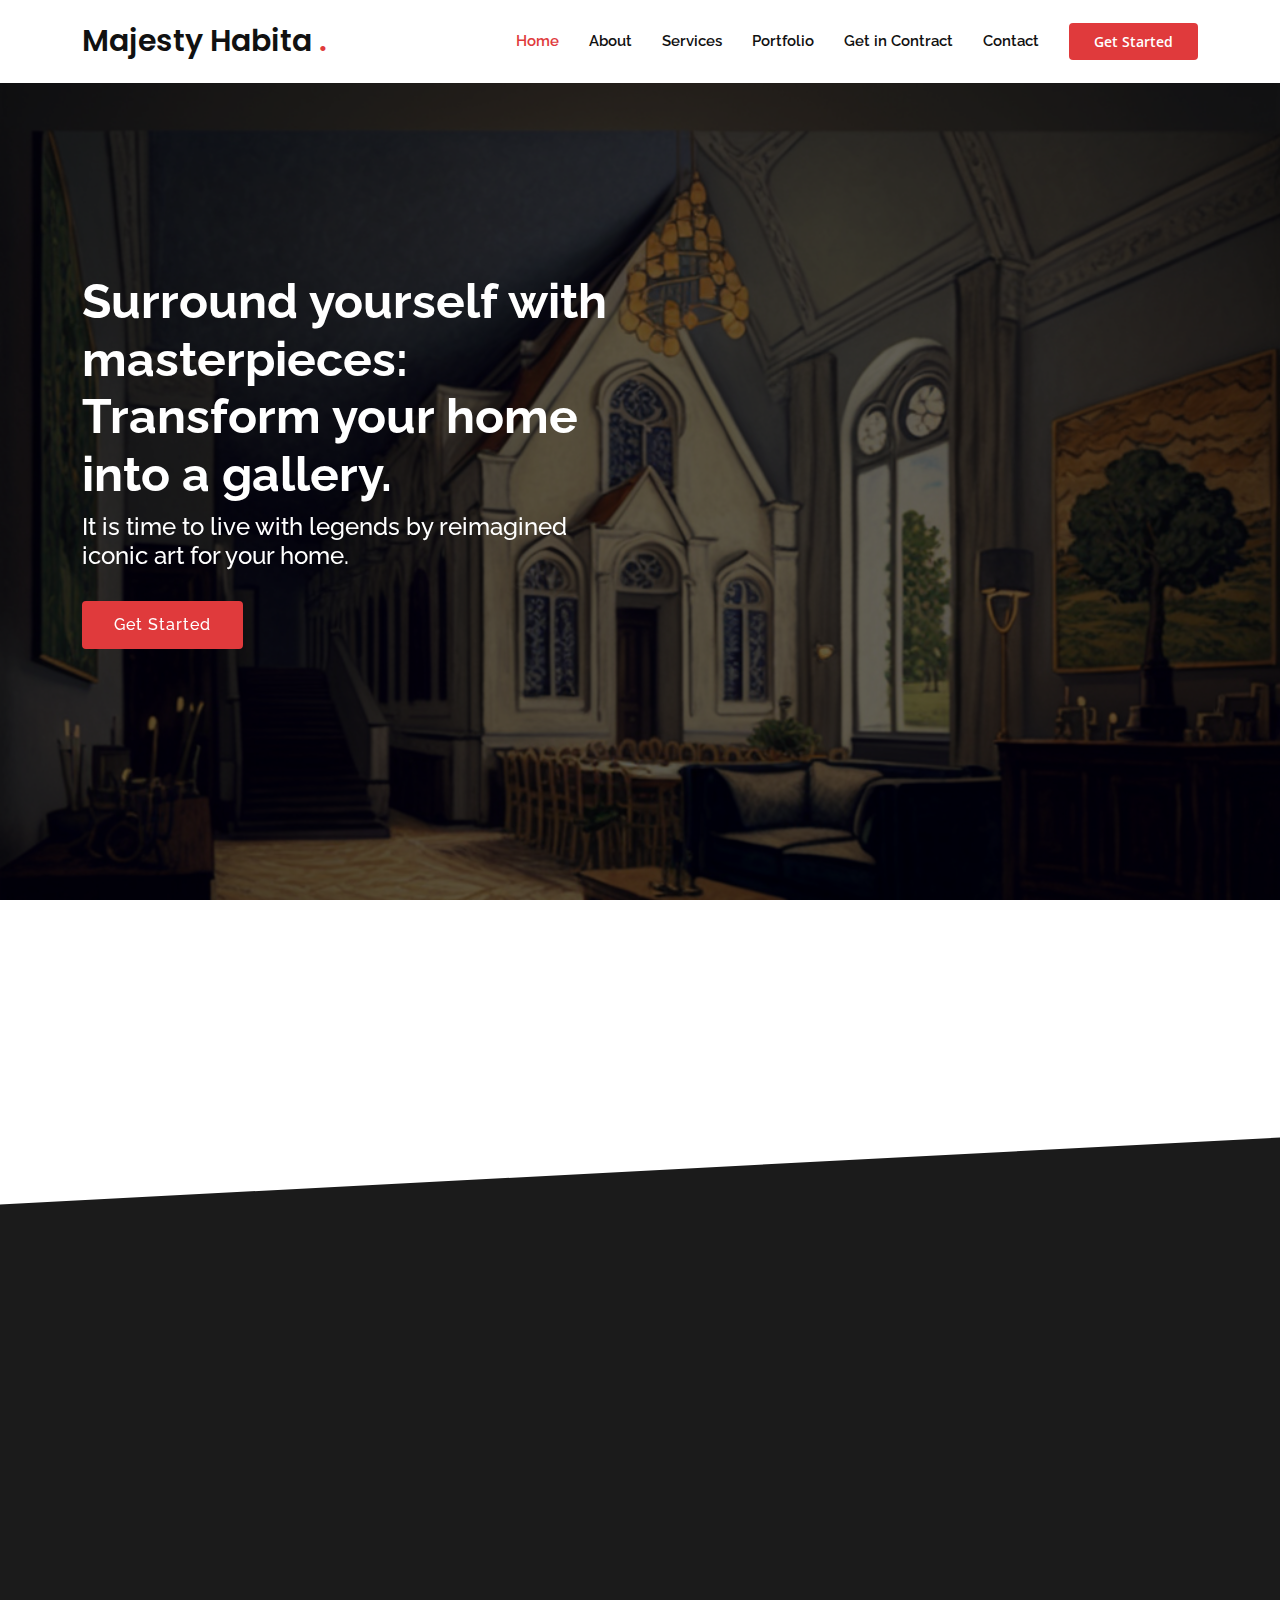
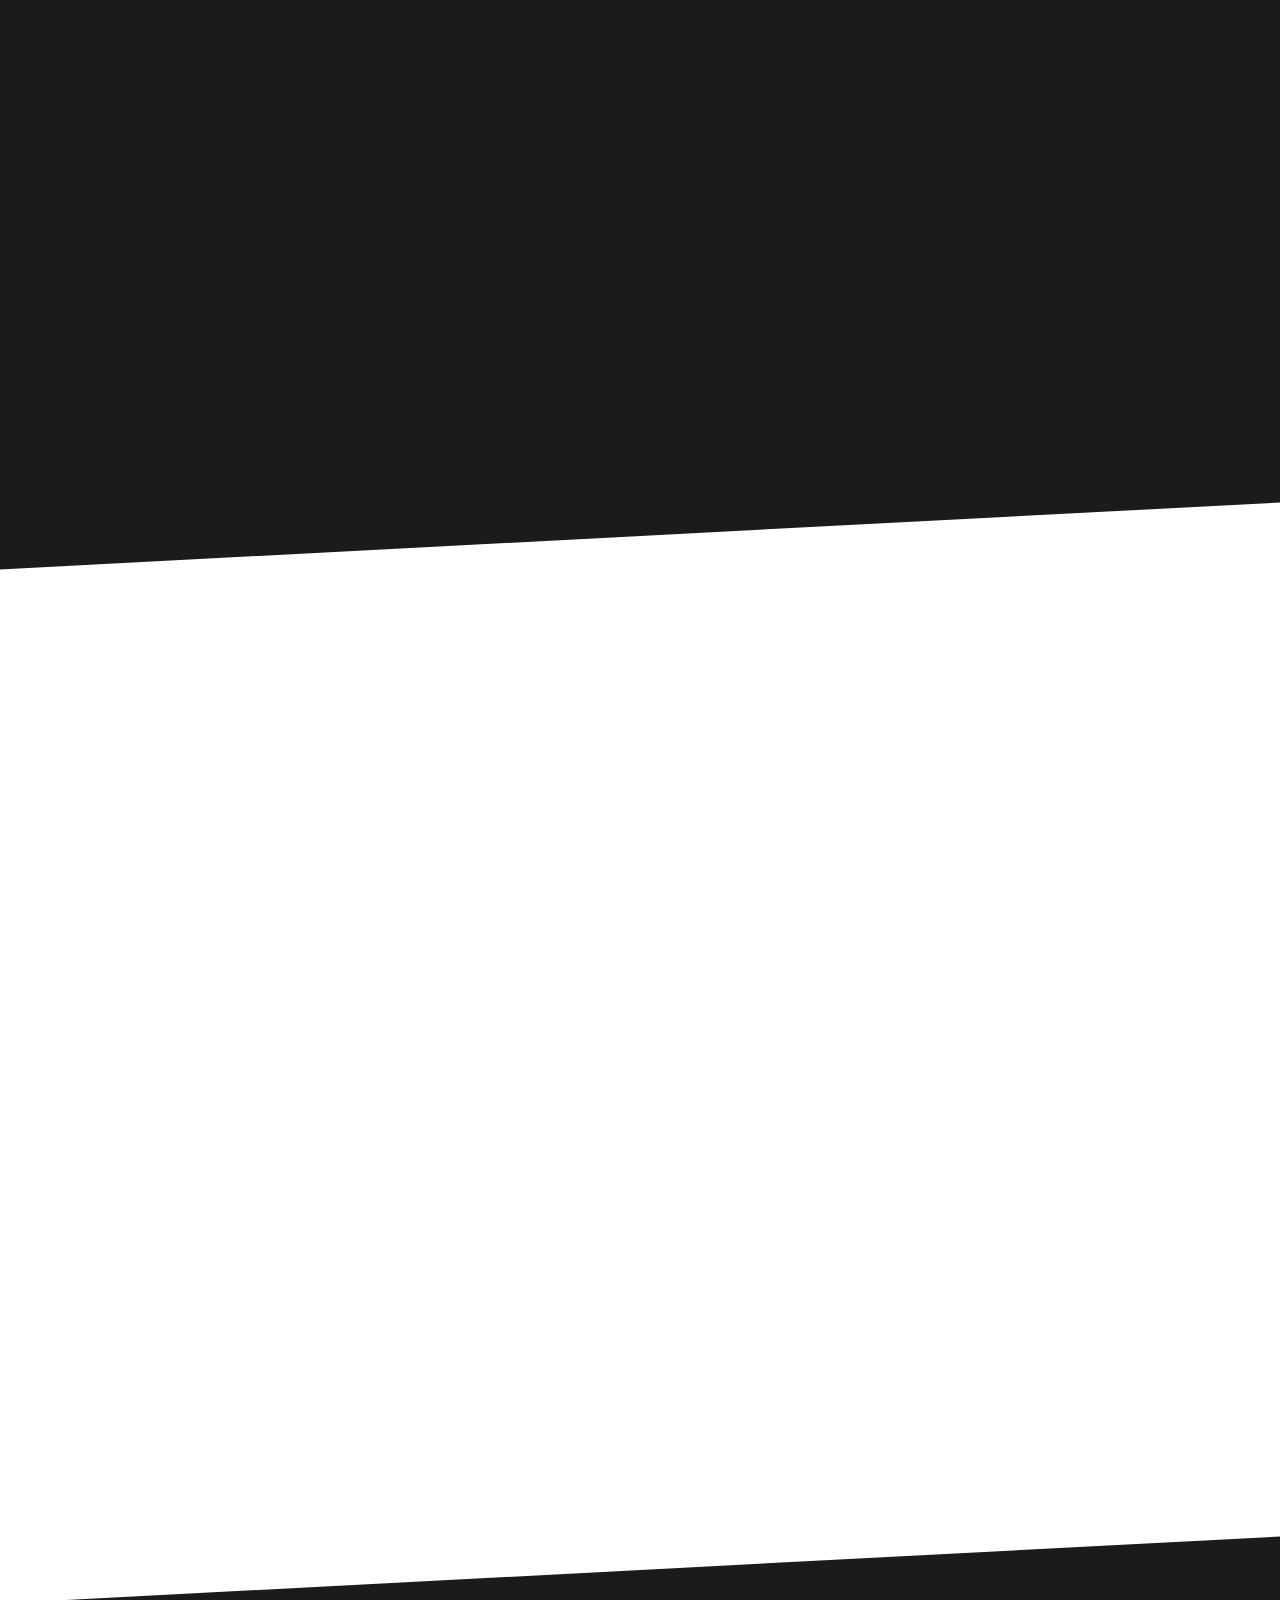
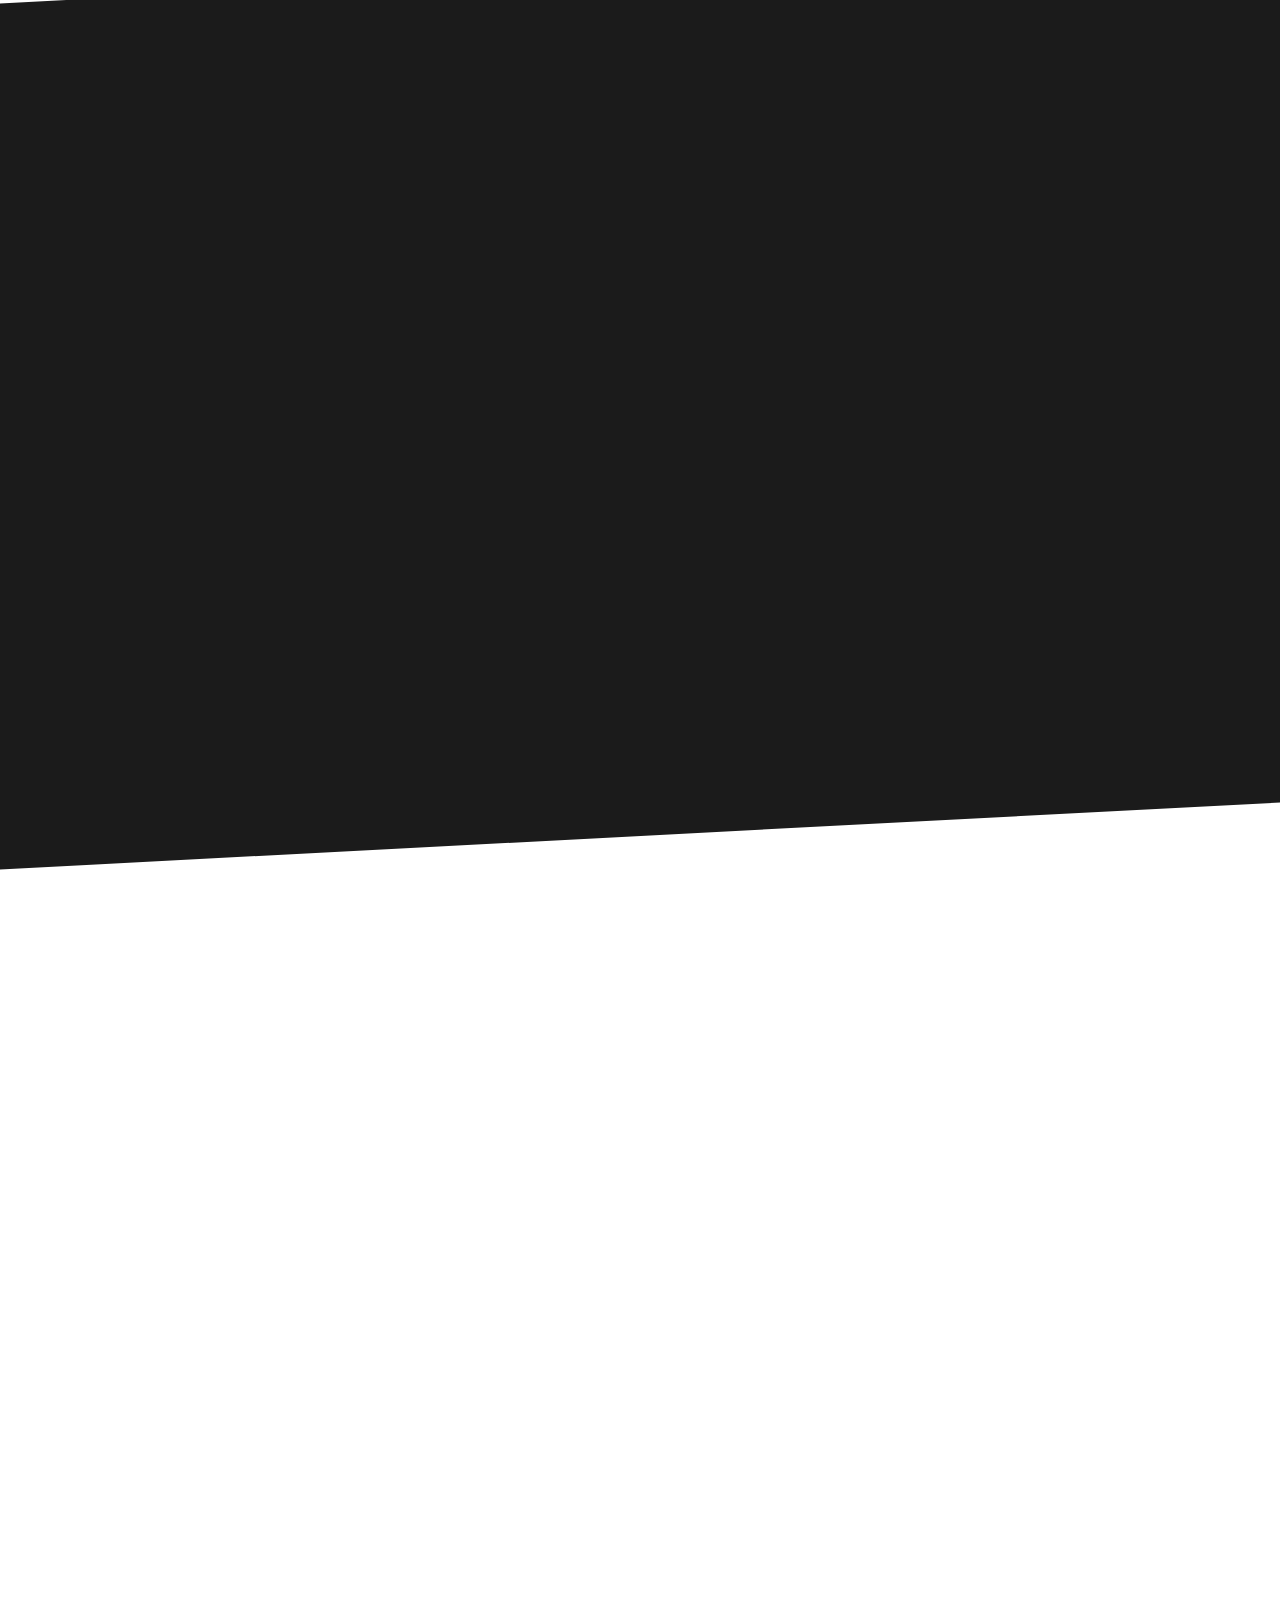
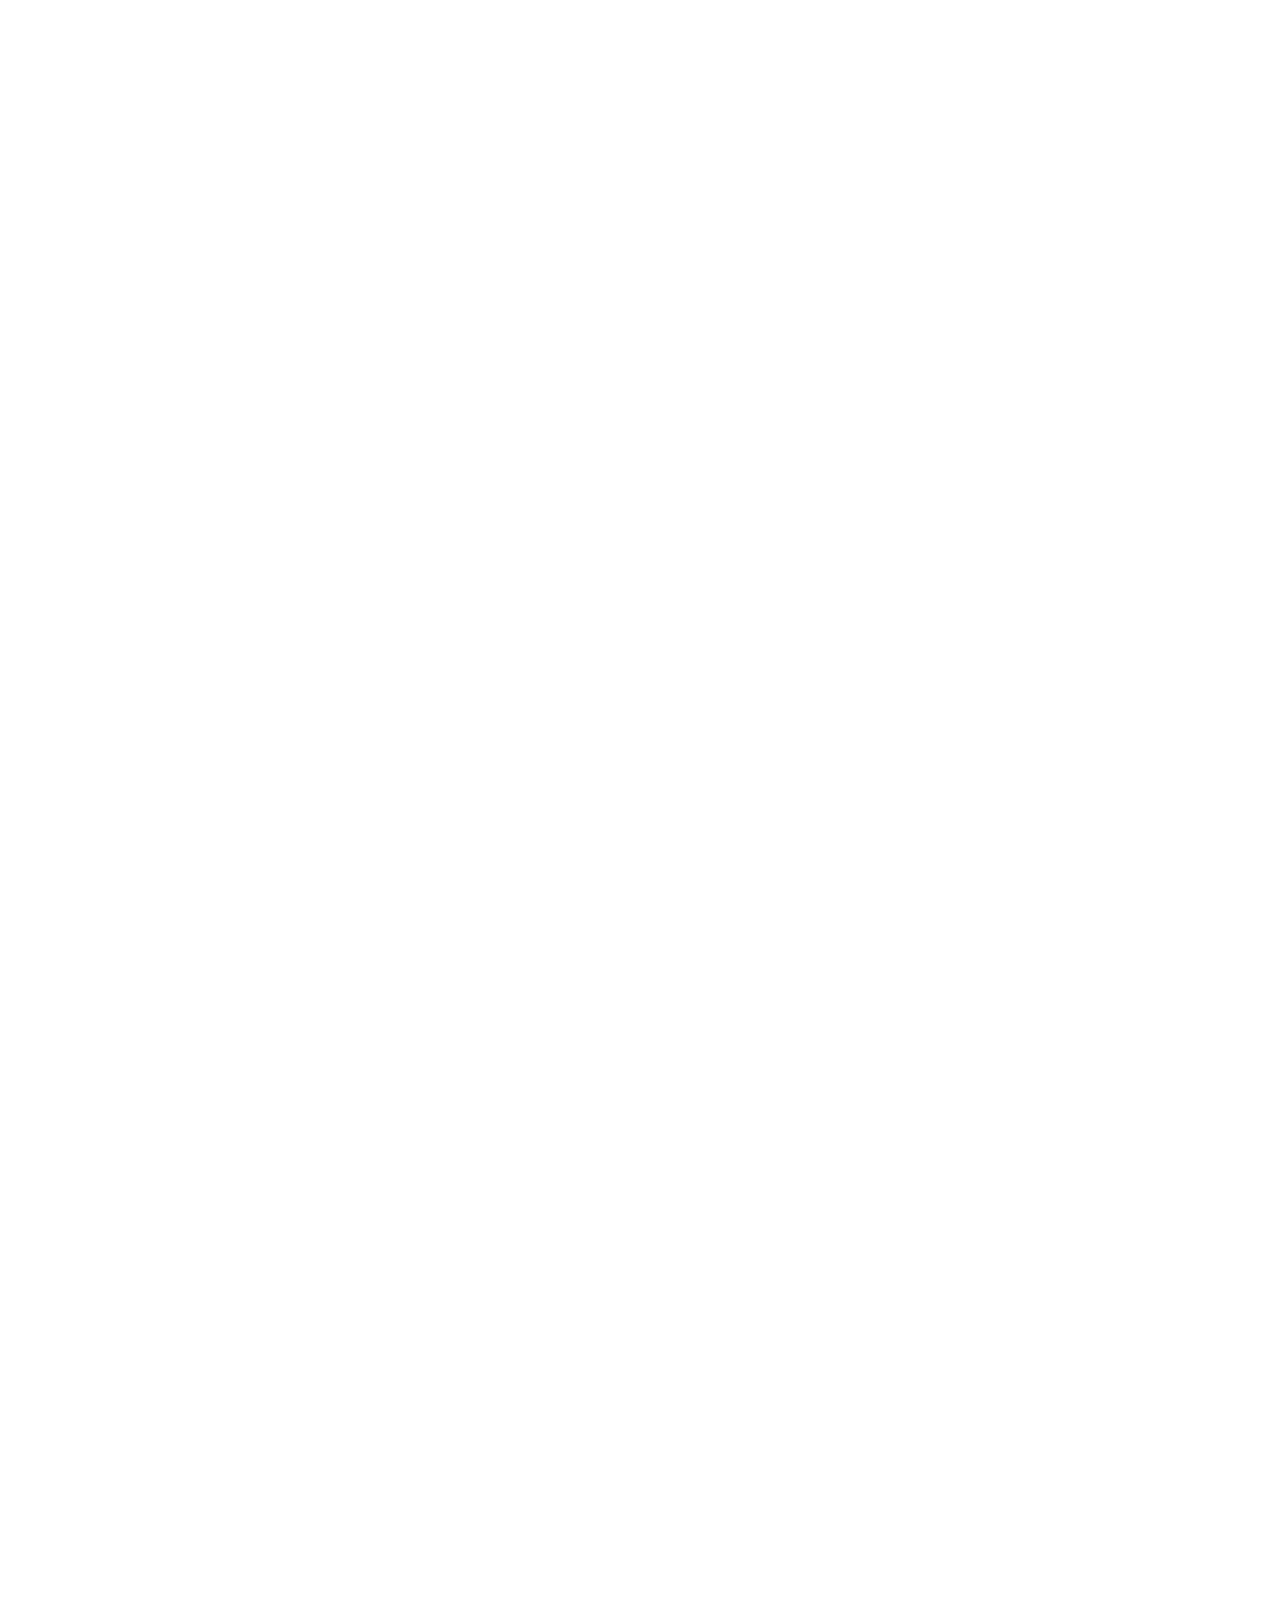
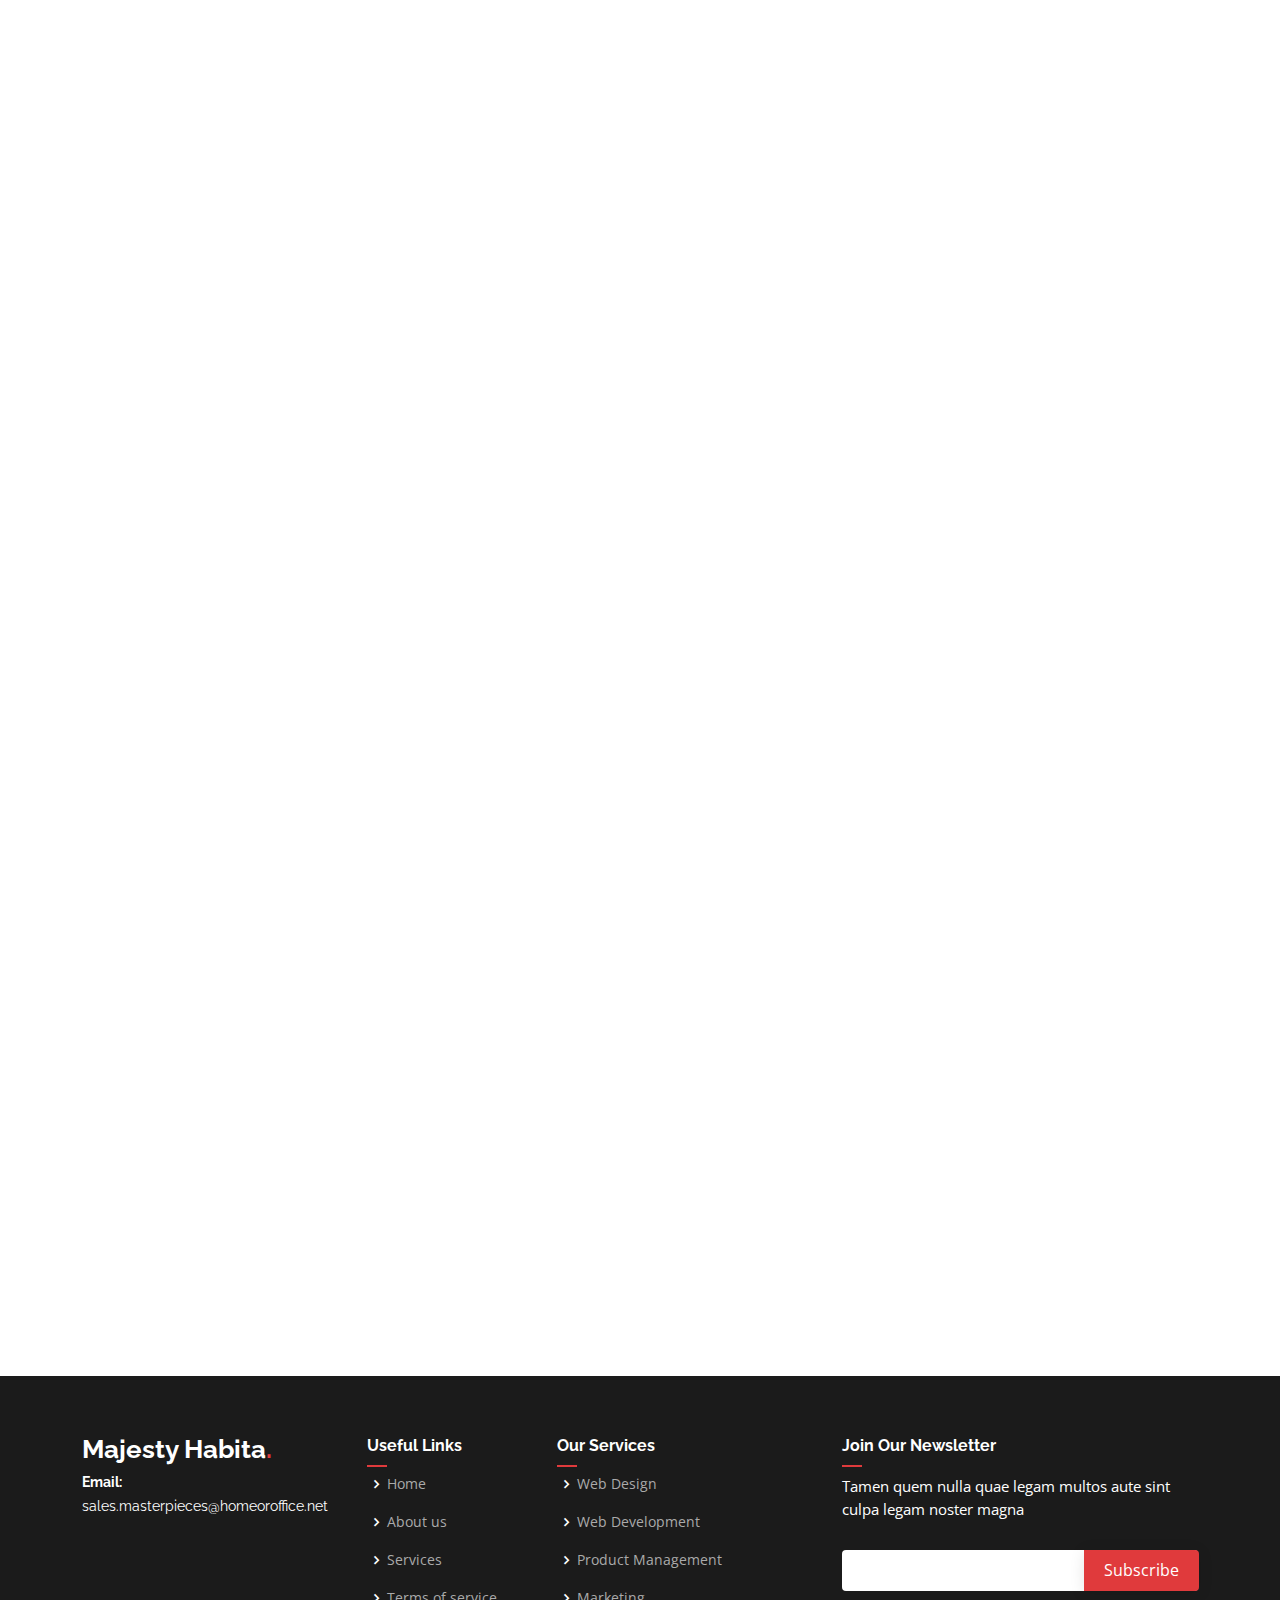
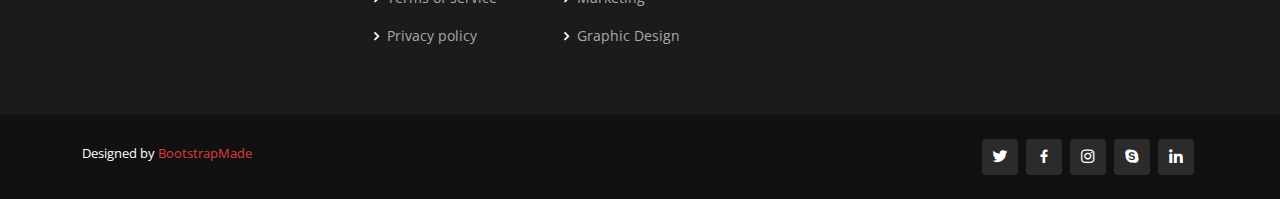
<file: src/index.html>
<!DOCTYPE html>
<html lang="en">

<head>
  <meta charset="utf-8">
  <meta content="width=device-width, initial-scale=1.0" name="viewport">

  <title>Majesty Habita</title>
  <meta name="description" content="Transform your home into a personalized art gallery with Homenajes Habitables. Our expert designers seamlessly integrate iconic artworks, creating a stunning and inspiring living space.">
  <meta name="keywords" content="interior design, art gallery, home decor, personalized design, art integration, iconic artworks, design services, home renovation, art consulting, financial planning, project management, home improvement, design inspiration, art appreciation, aesthetic, home decor trends, interior design ideas, home makeover, art collection, art investment">


  <!-- Favicons -->
  <link rel="apple-touch-icon" sizes="180x180" href="assets/img/apple-touch-icon.png">
  <link rel="icon" type="image/png" sizes="32x32" href="assets/img/favicon-32x32.png">
  <link rel="icon" type="image/png" sizes="16x16" href="assets/img/favicon-16x16.png">
  <link rel="manifest" href="assets/img/site.webmanifest">

  <!-- Google Fonts -->
  <link href="https://fonts.googleapis.com/css?family=Open+Sans:300,300i,400,400i,600,600i,700,700i|Raleway:300,300i,400,400i,500,500i,600,600i,700,700i|Poppins:300,300i,400,400i,500,500i,600,600i,700,700i" rel="stylesheet">

  <!-- Vendor CSS Files -->
  <link href="assets/vendor/aos/aos.css" rel="stylesheet">
  <link href="assets/vendor/bootstrap/css/bootstrap.min.css" rel="stylesheet">
  <link href="assets/vendor/bootstrap-icons/bootstrap-icons.css" rel="stylesheet">
  <link href="assets/vendor/boxicons/css/boxicons.min.css" rel="stylesheet">
  <link href="assets/vendor/glightbox/css/glightbox.min.css" rel="stylesheet">
  <link href="assets/vendor/remixicon/remixicon.css" rel="stylesheet">
  <link href="assets/vendor/swiper/swiper-bundle.min.css" rel="stylesheet">

  <!-- Template Main CSS File -->
  <link href="assets/css/style.css" rel="stylesheet">

  <!-- =======================================================
  * Template Name: Presento
  * Updated: Jul 27 2023 with Bootstrap v5.3.1
  * Template URL: https://bootstrapmade.com/presento-bootstrap-corporate-template/
  * Author: BootstrapMade.com
  * License: https://bootstrapmade.com/license/
  ======================================================== -->
</head>

<body>

  <!-- ======= Header ======= -->
  <header id="header" class="fixed-top d-flex align-items-center">
    <div class="container d-flex align-items-center">
      <h1 class="logo me-auto"><a href="index.html">
        Majesty Habita
        <span>.</span>
      </a>
    </h1>
      <!-- Uncomment below if you prefer to use an image logo -->
      <!-- <a href="index.html" class="logo me-auto"><img src="assets/img/logo.png" alt=""></a>-->

      <nav id="navbar" class="navbar order-last order-lg-0">
        <ul>
          <li><a class="nav-link scrollto active" href="#hero">Home</a></li>
          <li><a class="nav-link scrollto" href="#about">About</a></li>
          <li><a class="nav-link scrollto" href="#services">Services</a></li>
          <li><a class="nav-link scrollto " href="#portfolio">Portfolio</a></li>
         
          <li><a href="blog.html">Get in Contract</a></li>
           
          <li><a class="nav-link scrollto" href="#contact">Contact</a></li>
        </ul>
        <i class="bi bi-list mobile-nav-toggle"></i>
      </nav><!-- .navbar -->

      <a href="#about" class="get-started-btn scrollto">Get Started</a>
    </div>
  </header><!-- End Header -->

  <!-- ======= Hero Section ======= -->
  <section id="hero" class="d-flex align-items-center">

    <div class="container" data-aos="zoom-out" data-aos-delay="100">
      <div class="row">
        <div class="col-xl-6">
          <h1>Surround yourself with masterpieces: Transform your home into a gallery.</h1>
          <h2>It is time to live with legends by reimagined iconic art for your home.</h2>
          <a href="#about" class="btn-get-started scrollto">Get Started</a>
        </div>
      </div>
    </div>

  </section><!-- End Hero -->

  <main id="main">

    <!-- ======= Clients Section ======= -->
    <section id="clients" class="clients">
      <div class="container" data-aos="zoom-in">

        <div class="clients-slider swiper">
          <div class="swiper-wrapper align-items-center">
            <div class="swiper-slide"><img src="assets/img/clients/client-1.png" class="img-fluid" alt=""></div>
            <div class="swiper-slide"><img src="assets/img/clients/client-2.png" class="img-fluid" alt=""></div>
            <div class="swiper-slide"><img src="assets/img/clients/client-3.png" class="img-fluid" alt=""></div>
            <div class="swiper-slide"><img src="assets/img/clients/client-4.png" class="img-fluid" alt=""></div>
            <div class="swiper-slide"><img src="assets/img/clients/client-5.png" class="img-fluid" alt=""></div>
            <div class="swiper-slide"><img src="assets/img/clients/client-6.png" class="img-fluid" alt=""></div>
            <div class="swiper-slide"><img src="assets/img/clients/client-7.png" class="img-fluid" alt=""></div>
            <div class="swiper-slide"><img src="assets/img/clients/client-8.png" class="img-fluid" alt=""></div>
          </div>
          <div class="swiper-pagination"></div>
        </div>

      </div>
    </section><!-- End Clients Section -->

    <!-- ======= About Section ======= -->
    <section id="about" class="about section-bg">
      <div class="container" data-aos="fade-up">

        <div class="row no-gutters">
          <div class="content col-xl-5 d-flex align-items-stretch">
            <div class="content">
              <h3>REDISCOVER THE MAJESTY OF WORKS OF ART IN YOUR PERSONAL SPACES</h3>
              <p>
                Don't just decorate, elevate. We transform homes into personalized art galleries, 
                seamlessly integrating iconic works from the masters. Our creative approach and meticulous attention to detail ensure your space inspires and reflects your unique style.
              </p>
              <a href="#" class="about-btn"><span>About us</span> <i class="bx bx-chevron-right"></i></a>
            </div>
          </div>
          <div class="col-xl-7 d-flex align-items-stretch">
            <div class="icon-boxes d-flex flex-column justify-content-center">
              <div class="row">
                <div class="col-md-6 icon-box" data-aos="fade-up" data-aos-delay="100">
                  <i class="bx bx-receipt"></i>
                  <h4>Beyond Décor, Embrace Art:</h4>
                  <p>We go beyond traditional decorating, weaving iconic art into the fabric of your living space for a truly inspiring and elevated experience</p>
                </div>
                <div class="col-md-6 icon-box" data-aos="fade-up" data-aos-delay="200">
                  <i class="bx bx-cube-alt"></i>
                  <h4>Meticulous Design for Your Art-Infused Home:</h4>
                  <p>Our meticulous attention to detail ensures every element of your design complements the iconic art you love. We create a cohesive and personalized 
                    masterpiece that reflects your taste and celebrates your passion for art.</p>
                </div>
                <div class="col-md-6 icon-box" data-aos="fade-up" data-aos-delay="300">
                  <i class="bx bx-images"></i>
                  <h4>Reimagined for Your Everyday Life:</h4>
                  <p>Experience the transformative power of art, no matter your budget or style. We help you find the perfect iconic works
                     to integrate into your home, creating a space that inspires and reflects your everyday life.</p>
                </div>
                <div class="col-md-6 icon-box" data-aos="fade-up" data-aos-delay="400">
                  <i class="bx bx-shield"></i>
                  <h4>Quality Customer Service</h4>
                  <p>We establish customer service by being efficient and friendly.</p><p> We respond quickly to inquiries and resolve problems effectively.</p>
                </div>
                  <div class="col-md-6 icon-box" data-aos="fade-up" data-aos-delay="400">
                  <i class="bx bx-shield"></i>
                  <h4>Creative Vision, Personalized Approach</h4>
                  <p>Our team of passionate designers combines a unique creative vision with a meticulous and personalized approach. We work closely with you to understand your style and preferences, crafting a space that is truly yours, infused with the art you love.</p>
                </div>
              </div>
            </div><!-- End .content-->
          </div>
        </div>

      </div>
    </section><!-- End About Section -->

    <!-- ======= Counts Section ======= -->
    <section id="counts" class="counts">
      <div class="container" data-aos="fade-up">

        <div class="row">

          <div class="col-lg-3 col-md-6">
            <div class="count-box">
              <i class="bi bi-emoji-smile"></i>
              <span data-purecounter-start="0" data-purecounter-end="232" data-purecounter-duration="1" class="purecounter"></span>
              <p>Happy Clients</p>
            </div>
          </div>

          <div class="col-lg-3 col-md-6 mt-5 mt-md-0">
            <div class="count-box">
              <i class="bi bi-journal-richtext"></i>
              <span data-purecounter-start="0" data-purecounter-end="521" data-purecounter-duration="1" class="purecounter"></span>
              <p>Projects</p>
            </div>
          </div>

          <div class="col-lg-3 col-md-6 mt-5 mt-lg-0">
            <div class="count-box">
              <i class="bi bi-headset"></i>
              <span data-purecounter-start="0" data-purecounter-end="1463" data-purecounter-duration="1" class="purecounter"></span>
              <p>Hours Of Support</p>
            </div>
          </div>

          <div class="col-lg-3 col-md-6 mt-5 mt-lg-0">
            <div class="count-box">
              <i class="bi bi-people"></i>
              <span data-purecounter-start="0" data-purecounter-end="15" data-purecounter-duration="1" class="purecounter"></span>
              <p>Hard Workers</p>
            </div>
          </div>

        </div>

      </div>
    </section><!-- End Counts Section -->

    <!-- ======= Tabs Section ======= -->
    <section id="tabs" class="tabs">
      <div class="container" data-aos="fade-up">

        <ul class="nav nav-tabs row d-flex">
          <li class="nav-item col-3">
            <a class="nav-link active show" data-bs-toggle="tab" data-bs-target="#tab-1">
              <i class="ri-gps-line"></i>
              <h4 class="d-none d-lg-block">Modi sit est dela pireda nest</h4>
            </a>
          </li>
          <li class="nav-item col-3">
            <a class="nav-link" data-bs-toggle="tab" data-bs-target="#tab-2">
              <i class="ri-body-scan-line"></i>
              <h4 class="d-none d-lg-block">Unde praesenti mara setra le</h4>
            </a>
          </li>
          <li class="nav-item col-3">
            <a class="nav-link" data-bs-toggle="tab" data-bs-target="#tab-3">
              <i class="ri-sun-line"></i>
              <h4 class="d-none d-lg-block">Pariatur explica nitro dela</h4>
            </a>
          </li>
          <li class="nav-item col-3">
            <a class="nav-link" data-bs-toggle="tab" data-bs-target="#tab-4">
              <i class="ri-store-line"></i>
              <h4 class="d-none d-lg-block">Nostrum qui dile node</h4>
            </a>
          </li>
        </ul>

        <div class="tab-content">
          <div class="tab-pane active show" id="tab-1">
            <div class="row">
              <div class="col-lg-6 order-2 order-lg-1 mt-3 mt-lg-0" data-aos="fade-up" data-aos-delay="100">
                <h3>Revive la historia del arte en tu hogar.</h3>
                <p class="fst-italic">
                  Imagina despertar cada día rodeado de la belleza de las obras maestras que tanto admiras. Nuestro equipo de diseñadores de interiores se encargará de seleccionar cuidadosamente las pinturas y las reproducciones de los grandes maestros del arte que mejor se adapten a tu estilo y preferencias. Desde la sala de estar hasta el dormitorio y la cocina, cada habitación se convertirá en un lienzo en blanco donde se exhibirán las piezas más emblemáticas de la historia del arte.
                </p>
              </div>
              <div class="col-lg-6 order-1 order-lg-2 text-center" data-aos="fade-up" data-aos-delay="200">
                <img src="assets/img/tabs-1.png" alt="" class="img-fluid">
              </div>
            </div>
          </div>
          <div class="tab-pane" id="tab-2">
            <div class="row">
              <div class="col-lg-6 order-2 order-lg-1 mt-3 mt-lg-0">
                <h3>Neque exercitationem debitis soluta quos debitis quo mollitia officia est</h3>
                <p>
                  Ullamco laboris nisi ut aliquip ex ea commodo consequat. Duis aute irure dolor in reprehenderit in voluptate
                  velit esse cillum dolore eu fugiat nulla pariatur. Excepteur sint occaecat cupidatat non proident, sunt in
                  culpa qui officia deserunt mollit anim id est laborum
                </p>
                <p class="fst-italic">
                  Lorem ipsum dolor sit amet, consectetur adipiscing elit, sed do eiusmod tempor incididunt ut labore et dolore
                  magna aliqua.
                </p>
                <ul>
                  <li><i class="ri-check-double-line"></i> Ullamco laboris nisi ut aliquip ex ea commodo consequat.</li>
                  <li><i class="ri-check-double-line"></i> Duis aute irure dolor in reprehenderit in voluptate velit.</li>
                  <li><i class="ri-check-double-line"></i> Provident mollitia neque rerum asperiores dolores quos qui a. Ipsum neque dolor voluptate nisi sed.</li>
                  <li><i class="ri-check-double-line"></i> Ullamco laboris nisi ut aliquip ex ea commodo consequat. Duis aute irure dolor in reprehenderit in voluptate trideta storacalaperda mastiro dolore eu fugiat nulla pariatur.</li>
                </ul>
              </div>
              <div class="col-lg-6 order-1 order-lg-2 text-center">
                <img src="assets/img/tabs-2.png" alt="" class="img-fluid">
              </div>
            </div>
          </div>
          <div class="tab-pane" id="tab-3">
            <div class="row">
              <div class="col-lg-6 order-2 order-lg-1 mt-3 mt-lg-0">
                <h3>Voluptatibus commodi ut accusamus ea repudiandae ut autem dolor ut assumenda</h3>
                <p>
                  Development of images of the interiors and facades of the pictorial works of the Great Masters of Painting, of houses and urban buildings, country houses, and other types of rooms, always oriented to achieve a high personalized satisfaction of the client.
                </p>
                <ul>
                  <li><i class="ri-check-double-line"></i> Ullamco laboris nisi ut aliquip ex ea commodo consequat.</li>
                  <li><i class="ri-check-double-line"></i> Duis aute irure dolor in reprehenderit in voluptate velit.</li>
                  <li><i class="ri-check-double-line"></i> Provident mollitia neque rerum asperiores dolores quos qui a. Ipsum neque dolor voluptate nisi sed.</li>
                </ul>
                <p class="fst-italic">
                  Lorem ipsum dolor sit amet, consectetur adipiscing elit, sed do eiusmod tempor incididunt ut labore et dolore
                  magna aliqua.
                </p>
              </div>
              <div class="col-lg-6 order-1 order-lg-2 text-center">
                <img src="assets/img/tabs-3.png" alt="" class="img-fluid">
              </div>
            </div>
          </div>
          <div class="tab-pane" id="tab-4">
            <div class="row">
              <div class="col-lg-6 order-2 order-lg-1 mt-3 mt-lg-0">
                <h3>Omnis fugiat ea explicabo sunt dolorum asperiores sequi inventore rerum</h3>
                <p>
                  Ullamco laboris nisi ut aliquip ex ea commodo consequat. Duis aute irure dolor in reprehenderit in voluptate
                  velit esse cillum dolore eu fugiat nulla pariatur. Excepteur sint occaecat cupidatat non proident, sunt in
                  culpa qui officia deserunt mollit anim id est laborum
                </p>
                <p class="fst-italic">
                  Lorem ipsum dolor sit amet, consectetur adipiscing elit, sed do eiusmod tempor incididunt ut labore et dolore
                  magna aliqua.
                </p>
                <ul>
                  <li><i class="ri-check-double-line"></i> Ullamco laboris nisi ut aliquip ex ea commodo consequat.</li>
                  <li><i class="ri-check-double-line"></i> Duis aute irure dolor in reprehenderit in voluptate velit.</li>
                  <li><i class="ri-check-double-line"></i> Ullamco laboris nisi ut aliquip ex ea commodo consequat. Duis aute irure dolor in reprehenderit in voluptate trideta storacalaperda mastiro dolore eu fugiat nulla pariatur.</li>
                </ul>
              </div>
              <div class="col-lg-6 order-1 order-lg-2 text-center">
                <img src="assets/img/tabs-4.png" alt="" class="img-fluid">
              </div>
            </div>
          </div>
        </div>

      </div>
    </section><!-- End Tabs Section -->

    <!-- ======= Services Section ======= -->
    <section id="services" class="services section-bg ">
      <div class="container" data-aos="fade-up">

        <div class="section-title">
          <h2>Services</h2>
          <p>Schedule a free consultation with our art and investment specialists. We'll discuss your goals and help you discover the financial potential of art integration in your home.</p>
        </div>

        <div class="row">
          <div class="col-md-6">
            <div class="icon-box" data-aos="fade-up" data-aos-delay="100">
              <i class="bi bi-briefcase"></i>
              <h4><a href="#">Budget-Friendly Art Integration</a></h4>
              <p>Voluptatum deleniti atque corrupti quos dolores et quas molestias excepturi sint occaecati cupiditate non provident</p>
            </div>
          </div>
          <div class="col-md-6 mt-4 mt-md-0">
            <div class="icon-box" data-aos="fade-up" data-aos-delay="200">
              <i class="bi bi-card-checklist"></i>
              <h4><a href="#">Maximizing Your Design ROI</a></h4>
              <p>Minim veniam, quis nostrud exercitation ullamco laboris nisi ut aliquip ex ea commodo consequat tarad limino ata</p>
            </div>
          </div>
          <div class="col-md-6 mt-4 mt-md-0">
            <div class="icon-box" data-aos="fade-up" data-aos-delay="300">
              <i class="bi bi-bar-chart"></i>
              <h4><a href="#">Seamless Project Management</a></h4>
              <p>Duis aute irure dolor in reprehenderit in voluptate velit esse cillum dolore eu fugiat nulla pariatur</p>
            </div>
          </div>
          <div class="col-md-6 mt-4 mt-md-0">
            <div class="icon-box" data-aos="fade-up" data-aos-delay="400">
              <i class="bi bi-binoculars"></i>
              <h4><a href="#">Meticulous Cost Analysis</a></h4>
              <p>Excepteur sint occaecat cupidatat non proident, sunt in culpa qui officia deserunt mollit anim id est laborum</p>
            </div>
          </div>
          <div class="col-md-6 mt-4 mt-md-0">
            <div class="icon-box" data-aos="fade-up" data-aos-delay="500">
              <i class="bi bi-brightness-high"></i>
              <h4><a href="#">Personalized Financial Planning</a></h4>
              <p>We understand the financial considerations of incorporating art into your home. Our team can work with you to create a personalized financial plan that seamlessly integrates art and budget management.</p>
            </div>
          </div>
          <div class="col-md-6 mt-4 mt-md-0">
            <div class="icon-box" data-aos="fade-up" data-aos-delay="600">
              <i class="bi bi-calendar4-week"></i>
              <h4><a href="#">Expert Guidance:</a></h4>
              <p>Our team boasts extensive experience in various analyses and project management, ensuring we approach your art gallery home with meticulous attention to detail and a focus on exceeding your expectations.</p>
            </div>
          </div>
        </div>

      </div>
    </section><!-- End Services Section -->

    <!-- ======= Portfolio Section ======= -->
    <section id="portfolio" class="portfolio">
      <div class="container" data-aos="fade-up">

        <div class="section-title">
          <h2>Portfolio</h2>
          <p>La elegancia del arte en cada rincón de tu hogar</p>
        </div>

        <div class="row" data-aos="fade-up" data-aos-delay="100">
          <div class="col-lg-12 d-flex justify-content-center">
            <ul id="portfolio-flters">
              <li data-filter="*" class="filter-active">All</li>
              <li data-filter=".filter-app">App</li>
              <li data-filter=".filter-card">Card</li>
              <li data-filter=".filter-web">Web</li>
            </ul>
          </div>
        </div>

        <div class="row portfolio-container" data-aos="fade-up" data-aos-delay="200">

          <div class="col-lg-4 col-md-6 portfolio-item filter-app">
            <div class="portfolio-wrap">
              <img src="assets/img/portfolio/portfolio-1.jpg" class="img-fluid" alt="">
              <div class="portfolio-info">
                <h4>App 1</h4>
                <p>App</p>
                <div class="portfolio-links">
                  <a href="assets/img/portfolio/portfolio-1.jpg" data-gallery="portfolioGallery" class="portfolio-lightbox" title="App 1"><i class="bx bx-plus"></i></a>
                  <a href="portfolio-details.html" title="More Details"><i class="bx bx-link"></i></a>
                </div>
              </div>
            </div>
          </div>

          <div class="col-lg-4 col-md-6 portfolio-item filter-web">
            <div class="portfolio-wrap">
              <img src="assets/img/portfolio/portfolio-2.jpg" class="img-fluid" alt="">
              <div class="portfolio-info">
                <h4>Web 3</h4>
                <p>Web</p>
                <div class="portfolio-links">
                  <a href="assets/img/portfolio/portfolio-2.jpg" data-gallery="portfolioGallery" class="portfolio-lightbox" title="Web 3"><i class="bx bx-plus"></i></a>
                  <a href="portfolio-details.html" title="More Details"><i class="bx bx-link"></i></a>
                </div>
              </div>
            </div>
          </div>

          <div class="col-lg-4 col-md-6 portfolio-item filter-app">
            <div class="portfolio-wrap">
              <img src="assets/img/portfolio/portfolio-3.jpg" class="img-fluid" alt="">
              <div class="portfolio-info">
                <h4>App 2</h4>
                <p>App</p>
                <div class="portfolio-links">
                  <a href="assets/img/portfolio/portfolio-3.jpg" data-gallery="portfolioGallery" class="portfolio-lightbox" title="App 2"><i class="bx bx-plus"></i></a>
                  <a href="portfolio-details.html" title="More Details"><i class="bx bx-link"></i></a>
                </div>
              </div>
            </div>
          </div>

          <div class="col-lg-4 col-md-6 portfolio-item filter-card">
            <div class="portfolio-wrap">
              <img src="assets/img/portfolio/portfolio-4.jpg" class="img-fluid" alt="">
              <div class="portfolio-info">
                <h4>Card 2</h4>
                <p>Card</p>
                <div class="portfolio-links">
                  <a href="assets/img/portfolio/portfolio-4.jpg" data-gallery="portfolioGallery" class="portfolio-lightbox" title="Card 2"><i class="bx bx-plus"></i></a>
                  <a href="portfolio-details.html" title="More Details"><i class="bx bx-link"></i></a>
                </div>
              </div>
            </div>
          </div>

          <div class="col-lg-4 col-md-6 portfolio-item filter-card">
            <div class="portfolio-wrap">
              <img src="assets/img/portfolio/portfolio-9.jpg" class="img-fluid" alt="">
              <div class="portfolio-info">
                <h4>Card 13</h4>
                <p>Card</p>
                <div class="portfolio-links">
                  <a href="assets/img/portfolio/portfolio-9.jpg" data-gallery="portfolioGallery" class="portfolio-lightbox" title="Card 3"><i class="bx bx-plus"></i></a>
                  <a href="portfolio-details.html" title="More Details"><i class="bx bx-link"></i></a>
                </div>
              </div>
            </div>
          </div>
          
          <div class="col-lg-4 col-md-6 portfolio-item filter-web">
            <div class="portfolio-wrap">
              <img src="assets/img/portfolio/portfolio-5.jpg" class="img-fluid" alt="">
              <div class="portfolio-info">
                <h4>Web 2</h4>
                <p>Web</p>
                <div class="portfolio-links">
                  <a href="assets/img/portfolio/portfolio-5.jpg" data-gallery="portfolioGallery" class="portfolio-lightbox" title="Web 2"><i class="bx bx-plus"></i></a>
                  <a href="portfolio-details.html" title="More Details"><i class="bx bx-link"></i></a>
                </div>
              </div>
            </div>
          </div>

          <div class="col-lg-4 col-md-6 portfolio-item filter-app">
            <div class="portfolio-wrap">
              <img src="assets/img/portfolio/portfolio-6.jpg" class="img-fluid" alt="">
              <div class="portfolio-info">
                <h4>App 3</h4>
                <p>App</p>
                <div class="portfolio-links">
                  <a href="assets/img/portfolio/portfolio-6.jpg" data-gallery="portfolioGallery" class="portfolio-lightbox" title="App 3"><i class="bx bx-plus"></i></a>
                  <a href="portfolio-details.html" title="More Details"><i class="bx bx-link"></i></a>
                </div>
              </div>
            </div>
          </div>

          <div class="col-lg-4 col-md-6 portfolio-item filter-card">
            <div class="portfolio-wrap">
              <img src="assets/img/portfolio/portfolio-7.jpg" class="img-fluid" alt="">
              <div class="portfolio-info">
                <h4>Card 1</h4>
                <p>Card</p>
                <div class="portfolio-links">
                  <a href="assets/img/portfolio/portfolio-7.jpg" data-gallery="portfolioGallery" class="portfolio-lightbox" title="Card 1"><i class="bx bx-plus"></i></a>
                  <a href="portfolio-details.html" title="More Details"><i class="bx bx-link"></i></a>
                </div>
              </div>
            </div>
          </div>

          <div class="col-lg-4 col-md-6 portfolio-item filter-card">
            <div class="portfolio-wrap">
              <img src="assets/img/portfolio/portfolio-8.jpg" class="img-fluid" alt="">
              <div class="portfolio-info">
                <h4>Card 3</h4>
                <p>Card</p>
                <div class="portfolio-links">
                  <a href="assets/img/portfolio/portfolio-8.jpg" data-gallery="portfolioGallery" class="portfolio-lightbox" title="Card 3"><i class="bx bx-plus"></i></a>
                  <a href="portfolio-details.html" title="More Details"><i class="bx bx-link"></i></a>
                </div>
              </div>
            </div>
          </div>
         
          <div class="col-lg-4 col-md-6 portfolio-item filter-card">
            <div class="portfolio-wrap">
              <img src="assets/img/portfolio/portfolio-10.jpg" class="img-fluid" alt="">
              <div class="portfolio-info">
                <h4>Card 23</h4>
                <p>Card</p>
                <div class="portfolio-links">
                  <a href="assets/img/portfolio/portfolio-10.jpg" data-gallery="portfolioGallery" class="portfolio-lightbox" title="Card 3"><i class="bx bx-plus"></i></a>
                  <a href="portfolio-details.html" title="More Details"><i class="bx bx-link"></i></a>
                </div>
              </div>
            </div>
          </div>
        </div>

      </div>
    </section><!-- End Portfolio Section -->

     

    

    <!-- ======= Frequently Asked Questions Section ======= -->
    <section id="faq" class="faq">
      <div class="container" data-aos="fade-up">

        <div class="section-title">
          <h2>Frequently Asked Questions</h2>
        </div>

        <ul class="faq-list accordion" data-aos="fade-up">

          <li>
            <a data-bs-toggle="collapse" class="collapsed" data-bs-target="#faq1">Can reproducing the interiors of a Vincent van Gogh painting be subject to copyright claims?
 <i class="bx bx-chevron-down icon-show"></i><i class="bx bx-x icon-close"></i></a>
            <div id="faq1" class="collapse" data-bs-parent=".faq-list">
              <p>
               Generally, no, reproducing the interiors of a Van Gogh painting would not be subject to copyright claims.
Here's why:
Public Domain: Van Gogh died in 1890, and copyright typically lasts for the life of the author plus 70 years. Therefore, his works are now in the public domain, meaning anyone can use them freely without copyright restrictions.   
Interior Design vs. Copyright: While you can freely use Van Gogh's paintings as inspiration for interior design, directly copying the exact colors, patterns, and arrangements found in his works might be considered derivative work. However, even if you were to create something strikingly similar, it's unlikely to infringe on copyright since the original work is in the public domain.          </p>
            </div>
          </li>

          <li>
            <a data-bs-toggle="collapse" data-bs-target="#faq2" class="collapsed">Feugiat scelerisque varius morbi enim nunc faucibus a pellentesque? <i class="bx bx-chevron-down icon-show"></i><i class="bx bx-x icon-close"></i></a>
            <div id="faq2" class="collapse" data-bs-parent=".faq-list">
              <p>
                Dolor sit amet consectetur adipiscing elit pellentesque habitant morbi. Id interdum velit laoreet id donec ultrices. Fringilla phasellus faucibus scelerisque eleifend donec pretium. Est pellentesque elit ullamcorper dignissim. Mauris ultrices eros in cursus turpis massa tincidunt dui.
              </p>
            </div>
          </li>

          <li>
            <a data-bs-toggle="collapse" data-bs-target="#faq3" class="collapsed">Dolor sit amet consectetur adipiscing elit pellentesque habitant morbi? <i class="bx bx-chevron-down icon-show"></i><i class="bx bx-x icon-close"></i></a>
            <div id="faq3" class="collapse" data-bs-parent=".faq-list">
              <p>
                Can I use the reproductions of the interiors of the great authors' paintings to redesign and build my house or a bedroom?Eleifend mi in nulla posuere sollicitudin aliquam ultrices sagittis orci. Faucibus pulvinar elementum integer enim. Sem nulla pharetra diam sit amet nisl suscipit. Rutrum tellus pellentesque eu tincidunt. Lectus urna duis convallis convallis tellus. Urna molestie at elementum eu facilisis sed odio morbi quis
              </p>
            </div>
          </li>

          <li>
            <a data-bs-toggle="collapse" data-bs-target="#faq4" class="collapsed">Ac odio tempor orci dapibus. Aliquam eleifend mi in nulla? <i class="bx bx-chevron-down icon-show"></i><i class="bx bx-x icon-close"></i></a>
            <div id="faq4" class="collapse" data-bs-parent=".faq-list">
              <p>
                Dolor sit amet consectetur adipiscing elit pellentesque habitant morbi. Id interdum velit laoreet id donec ultrices. Fringilla phasellus faucibus scelerisque eleifend donec pretium. Est pellentesque elit ullamcorper dignissim. Mauris ultrices eros in cursus turpis massa tincidunt dui.
              </p>
            </div>
          </li>

          <li>
            <a data-bs-toggle="collapse" data-bs-target="#faq5" class="collapsed">Tempus quam pellentesque nec nam aliquam sem et tortor consequat? <i class="bx bx-chevron-down icon-show"></i><i class="bx bx-x icon-close"></i></a>
            <div id="faq5" class="collapse" data-bs-parent=".faq-list">
              <p>
                Molestie a iaculis at erat pellentesque adipiscing commodo. Dignissim suspendisse in est ante in. Nunc vel risus commodo viverra maecenas accumsan. Sit amet nisl suscipit adipiscing bibendum est. Purus gravida quis blandit turpis cursus in
              </p>
            </div>
          </li>

          <li>
            <a data-bs-toggle="collapse" data-bs-target="#faq6" class="collapsed">Tortor vitae purus faucibus ornare. Varius vel pharetra vel turpis nunc eget lorem dolor? <i class="bx bx-chevron-down icon-show"></i><i class="bx bx-x icon-close"></i></a>
            <div id="faq6" class="collapse" data-bs-parent=".faq-list">
              <p>
                Laoreet sit amet cursus sit amet dictum sit amet justo. Mauris vitae ultricies leo integer malesuada nunc vel. Tincidunt eget nullam non nisi est sit amet. Turpis nunc eget lorem dolor sed. Ut venenatis tellus in metus vulputate eu scelerisque. Pellentesque diam volutpat commodo sed egestas egestas fringilla phasellus faucibus. Nibh tellus molestie nunc non blandit massa enim nec.
              </p>
            </div>
          </li>

        </ul>

      </div>
    </section><!-- End Frequently Asked Questions Section -->

    

    <!-- ======= Contact Section ======= -->
    <section id="contact" class="contact">
      <div class="container" data-aos="fade-up">

        <div class="section-title">
          <h2>Contact</h2>
          <p>If you're ready to bring your vision of a home that celebrates art in all its splendor to life, don't hesitate to contact us. 
            Our team of expert interior designers will be happy to discuss your ideas, answer your questions and get to work creating your 
            custom art gallery. Together, we will transform your home into a space that reflects your passion for great masterpieces and 
            provides you with an exceptional visual experience.
           </p>

            <p class="pt-4">¡Welcome to our world of interior design inspired by the great masters of art!</p>
        </div>

        <div class="row" data-aos="fade-up" data-aos-delay="100">

          <div class="col-lg-6">

            <div class="row">
              <div class="col-md-12">
                <div class="info-box">
                  <i class="bx bx-envelope"></i>
                  <h3>Email Us</h3>
                  <p>sales.masterpieces@homeoroffice.net</p>
                </div>
              </div>             
               
            </div>

          </div>

          <div class="col-lg-6">
            <iframe src="https://docs.google.com/forms/d/e/1FAIpQLSc6NYdtT4drqodStEuN842UPoTvEoeUltMjkF1x-HHAx7Nf3g/viewform?embedded=true" width="640" height="853" frameborder="0" marginheight="0" marginwidth="0">Loading…</iframe>
          </div>

        </div>

      </div>
    </section><!-- End Contact Section -->

  </main><!-- End #main -->

  <!-- ======= Footer ======= -->
  <footer id="footer">

    <div class="footer-top">
      <div class="container">
        <div class="row">

          <div class="col-lg-3 col-md-6 footer-contact">
            <h3>Majesty Habita<span>.</span></h3>
            <p>              
              
              <strong>Email:</strong> sales.masterpieces@homeoroffice.net<br>
            </p>
          </div>

          <div class="col-lg-2 col-md-6 footer-links">
            <h4>Useful Links</h4>
            <ul>
              <li><i class="bx bx-chevron-right"></i> <a href="#">Home</a></li>
              <li><i class="bx bx-chevron-right"></i> <a href="#">About us</a></li>
              <li><i class="bx bx-chevron-right"></i> <a href="#">Services</a></li>
              <li><i class="bx bx-chevron-right"></i> <a href="#">Terms of service</a></li>
              <li><i class="bx bx-chevron-right"></i> <a href="#">Privacy policy</a></li>
            </ul>
          </div>

          <div class="col-lg-3 col-md-6 footer-links">
            <h4>Our Services</h4>
            <ul>
              <li><i class="bx bx-chevron-right"></i> <a href="#">Web Design</a></li>
              <li><i class="bx bx-chevron-right"></i> <a href="#">Web Development</a></li>
              <li><i class="bx bx-chevron-right"></i> <a href="#">Product Management</a></li>
              <li><i class="bx bx-chevron-right"></i> <a href="#">Marketing</a></li>
              <li><i class="bx bx-chevron-right"></i> <a href="#">Graphic Design</a></li>
            </ul>
          </div>

          <div class="col-lg-4 col-md-6 footer-newsletter">
            <h4>Join Our Newsletter</h4>
            <p>Tamen quem nulla quae legam multos aute sint culpa legam noster magna</p>
            <form action="" method="post">
              <input type="email" name="email"><input type="submit" value="Subscribe">
            </form>
          </div>

        </div>
      </div>
    </div>

    <div class="container d-md-flex py-4">

      <div class="me-md-auto text-center text-md-start">
        <div class="copyright">
          
        </div>
        <div class="credits">
          <!-- All the links in the footer should remain intact. -->
          <!-- You can delete the links only if you purchased the pro version. -->
          <!-- Licensing information: https://bootstrapmade.com/license/ -->
          <!-- Purchase the pro version with working PHP/AJAX contact form: https://bootstrapmade.com/presento-bootstrap-corporate-template/ -->
          Designed by <a href="https://bootstrapmade.com/">BootstrapMade</a>
        </div>
      </div>
      <div class="social-links text-center text-md-end pt-3 pt-md-0">
        <a href="#" class="twitter"><i class="bx bxl-twitter"></i></a>
        <a href="#" class="facebook"><i class="bx bxl-facebook"></i></a>
        <a href="#" class="instagram"><i class="bx bxl-instagram"></i></a>
        <a href="#" class="google-plus"><i class="bx bxl-skype"></i></a>
        <a href="#" class="linkedin"><i class="bx bxl-linkedin"></i></a>
      </div>
    </div>
  </footer><!-- End Footer -->

  <a href="#" class="back-to-top d-flex align-items-center justify-content-center"><i class="bi bi-arrow-up-short"></i></a>

  <!-- Vendor JS Files -->
  <script src="assets/vendor/purecounter/purecounter_vanilla.js"></script>
  <script src="assets/vendor/aos/aos.js"></script>
  <script src="assets/vendor/bootstrap/js/bootstrap.bundle.min.js"></script>
  <script src="assets/vendor/glightbox/js/glightbox.min.js"></script>
  <script src="assets/vendor/isotope-layout/isotope.pkgd.min.js"></script>
  <script src="assets/vendor/swiper/swiper-bundle.min.js"></script>
  <script src="assets/vendor/php-email-form/validate.js"></script>

  <!-- Template Main JS File -->
  <script src="assets/js/main.js"></script>

</body>

</html>
</file>
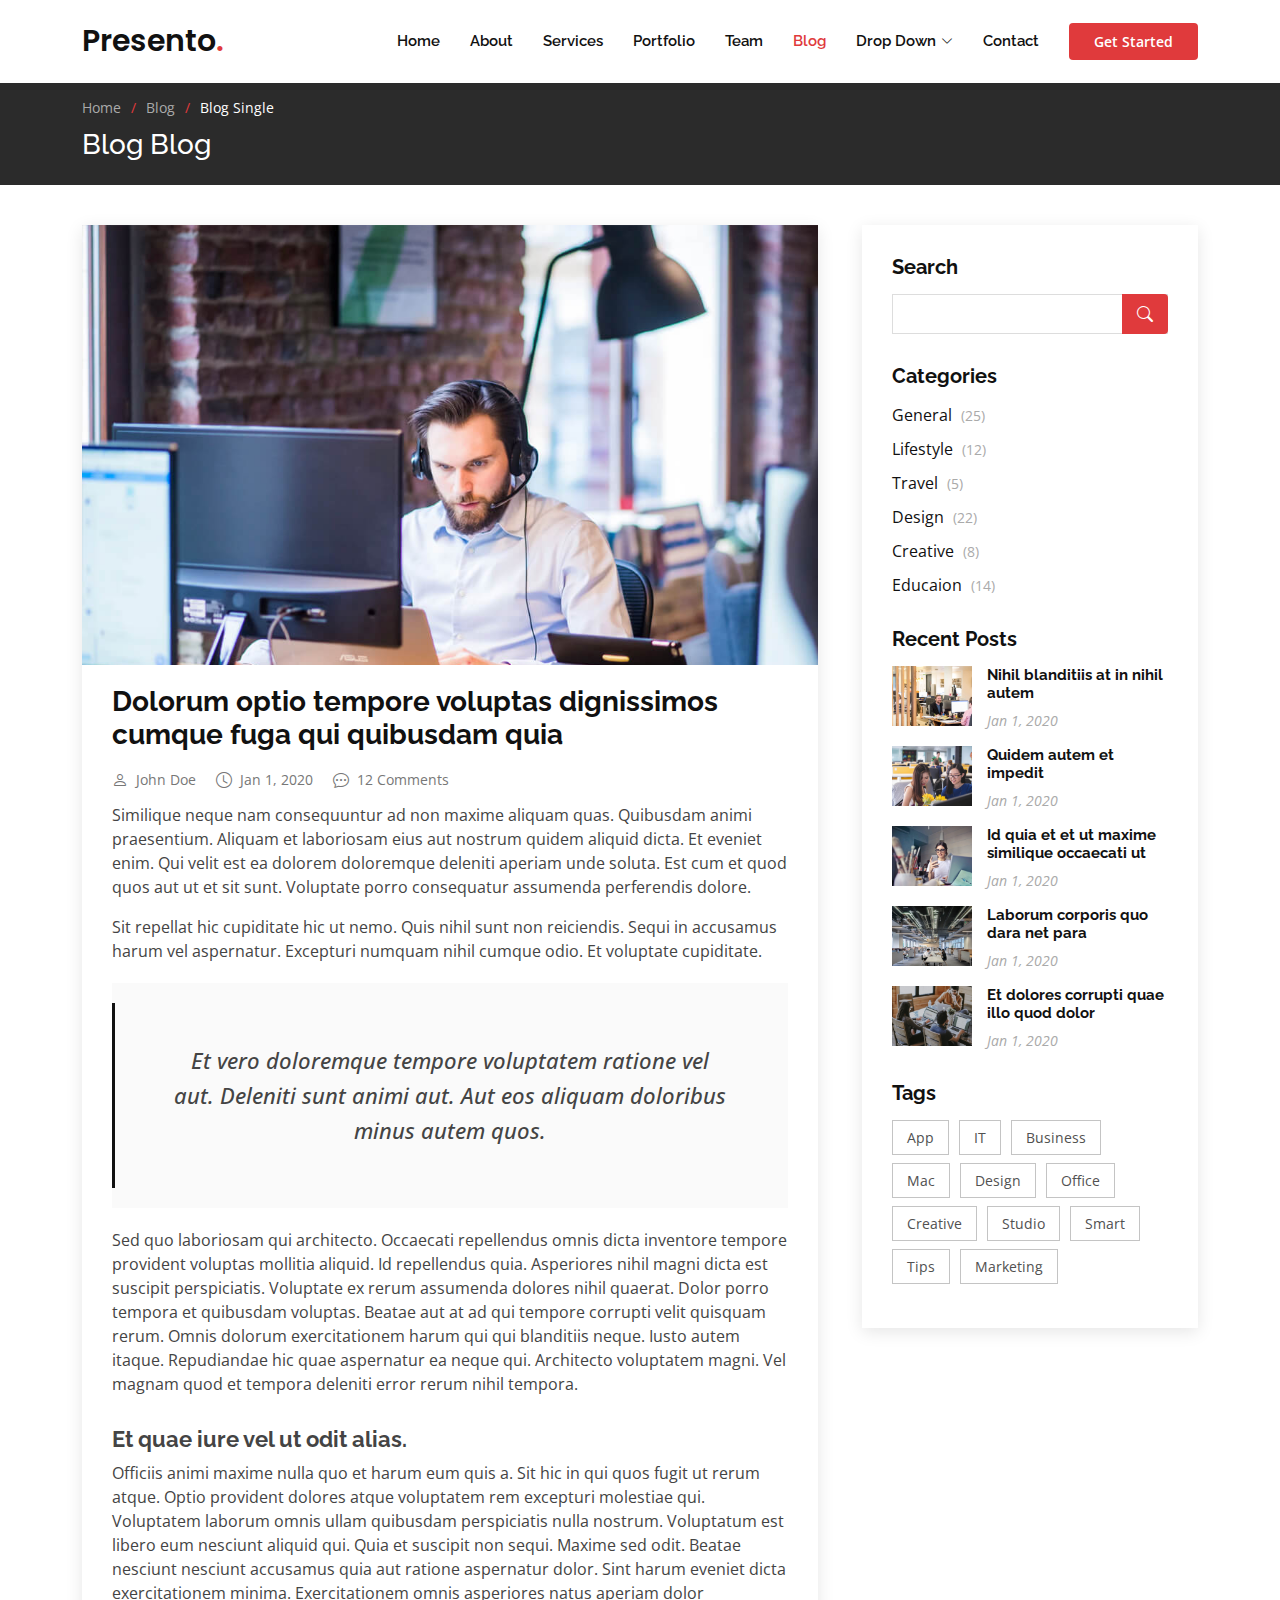
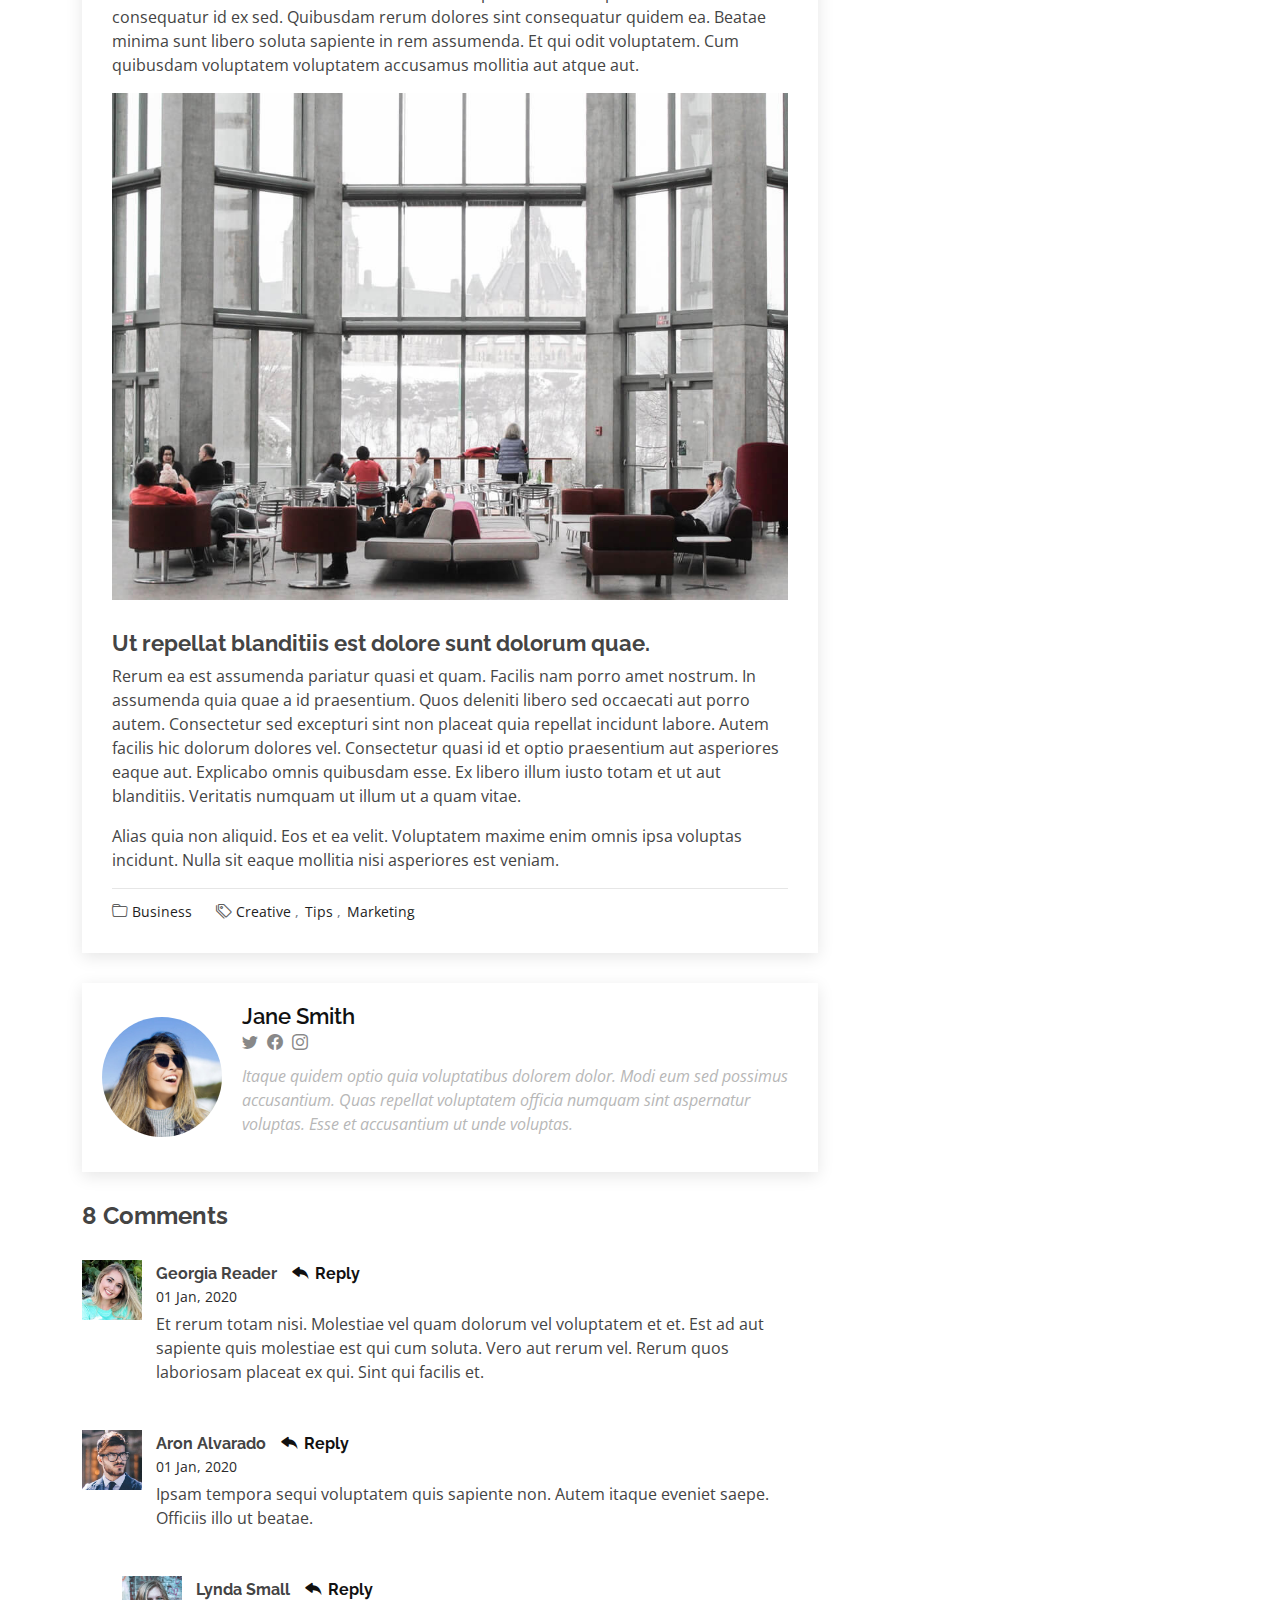
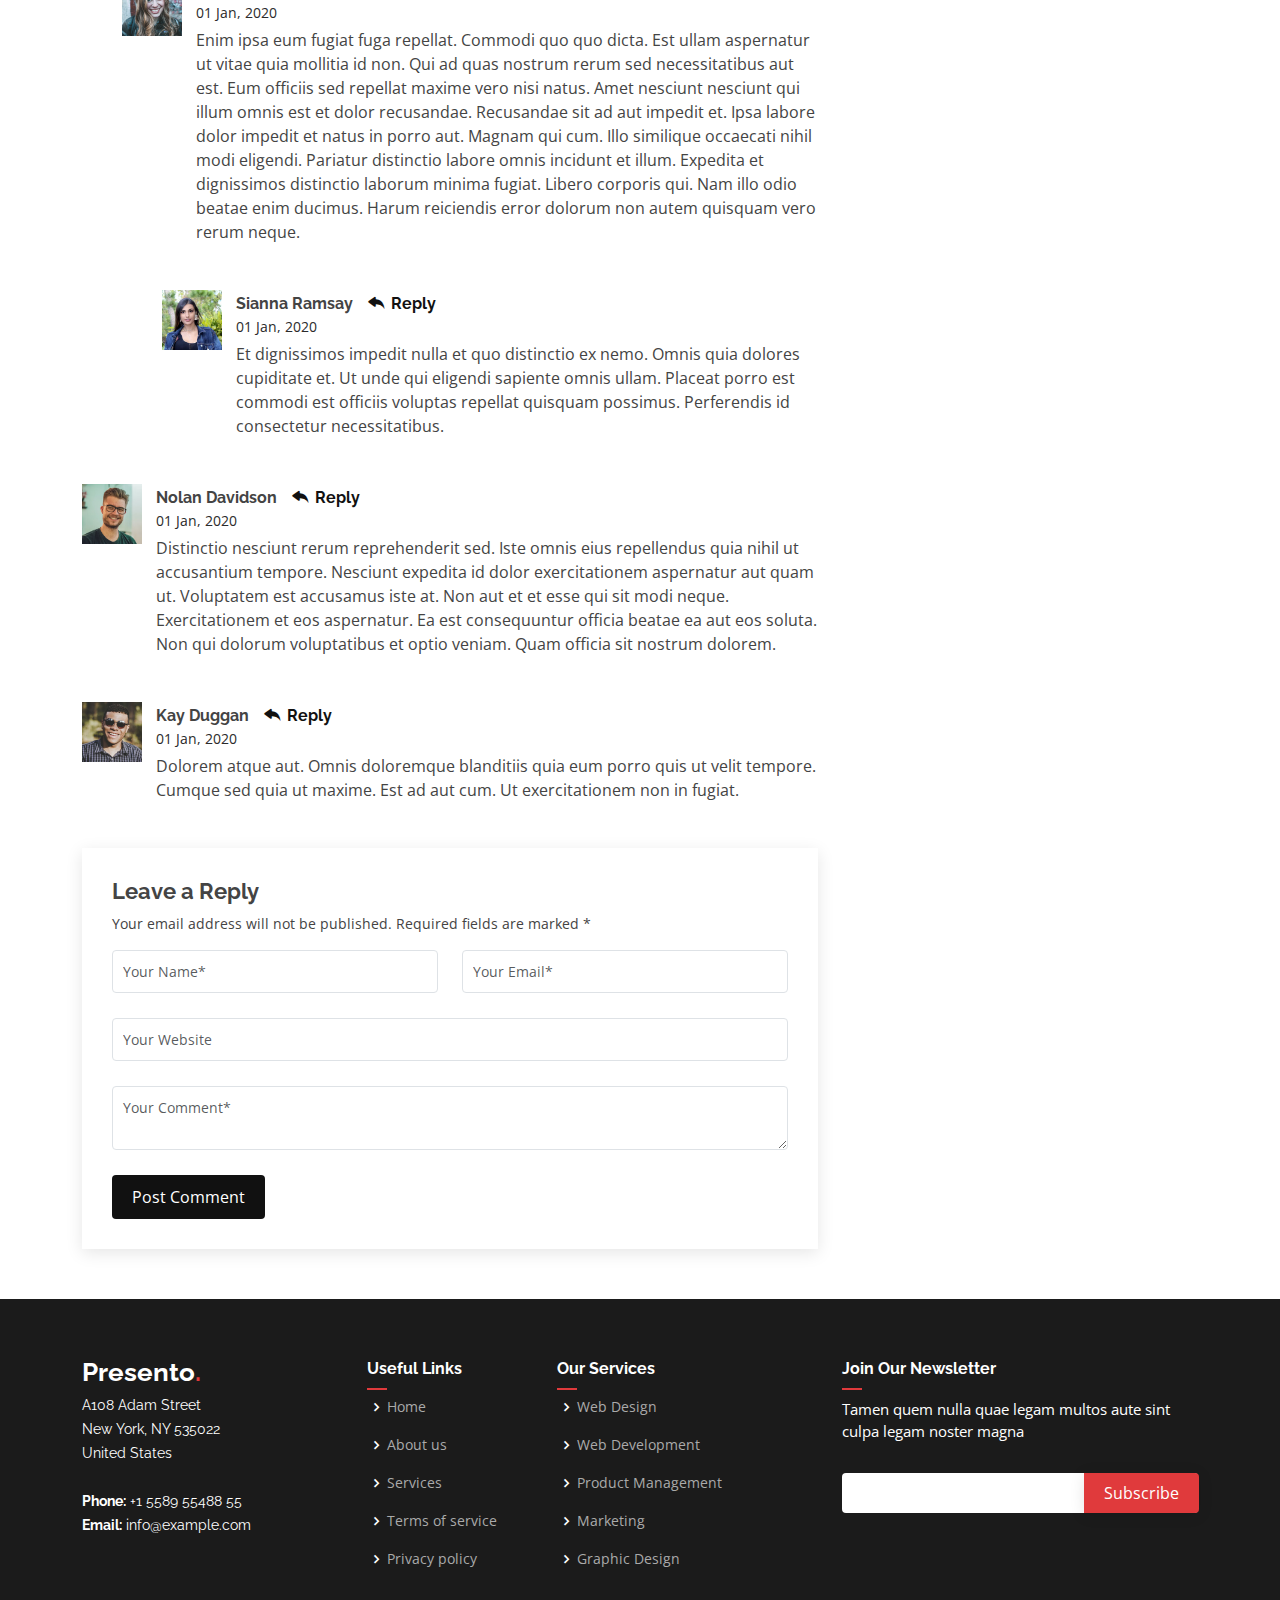
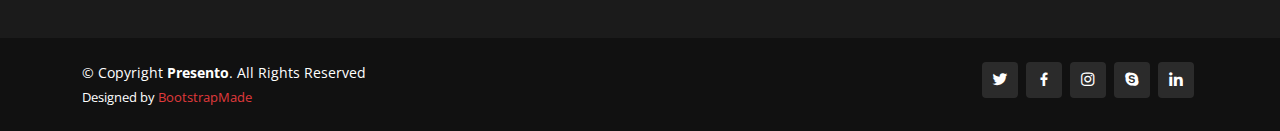
<file: src/blog-single.html>
<!DOCTYPE html>
<html lang="en">

<head>
  <meta charset="utf-8">
  <meta content="width=device-width, initial-scale=1.0" name="viewport">

  <title>Blog Single - Presento Bootstrap Template</title>
  <meta content="" name="description">
  <meta content="" name="keywords">

  <!-- Favicons -->
  <link href="assets/img/favicon.png" rel="icon">
  <link href="assets/img/apple-touch-icon.png" rel="apple-touch-icon">

  <!-- Google Fonts -->
  <link href="https://fonts.googleapis.com/css?family=Open+Sans:300,300i,400,400i,600,600i,700,700i|Raleway:300,300i,400,400i,500,500i,600,600i,700,700i|Poppins:300,300i,400,400i,500,500i,600,600i,700,700i" rel="stylesheet">

  <!-- Vendor CSS Files -->
  <link href="assets/vendor/aos/aos.css" rel="stylesheet">
  <link href="assets/vendor/bootstrap/css/bootstrap.min.css" rel="stylesheet">
  <link href="assets/vendor/bootstrap-icons/bootstrap-icons.css" rel="stylesheet">
  <link href="assets/vendor/boxicons/css/boxicons.min.css" rel="stylesheet">
  <link href="assets/vendor/glightbox/css/glightbox.min.css" rel="stylesheet">
  <link href="assets/vendor/remixicon/remixicon.css" rel="stylesheet">
  <link href="assets/vendor/swiper/swiper-bundle.min.css" rel="stylesheet">

  <!-- Template Main CSS File -->
  <link href="assets/css/style.css" rel="stylesheet">

  <!-- =======================================================
  * Template Name: Presento
  * Updated: Jul 27 2023 with Bootstrap v5.3.1
  * Template URL: https://bootstrapmade.com/presento-bootstrap-corporate-template/
  * Author: BootstrapMade.com
  * License: https://bootstrapmade.com/license/
  ======================================================== -->
</head>

<body>

  <!-- ======= Header ======= -->
  <header id="header" class="fixed-top d-flex align-items-center">
    <div class="container d-flex align-items-center">
      <h1 class="logo me-auto"><a href="index.html">Presento<span>.</span></a></h1>
      <!-- Uncomment below if you prefer to use an image logo -->
      <!-- <a href="index.html" class="logo me-auto"><img src="assets/img/logo.png" alt=""></a>-->

      <nav id="navbar" class="navbar order-last order-lg-0">
        <ul>
          <li><a class="nav-link scrollto " href="#hero">Home</a></li>
          <li><a class="nav-link scrollto" href="#about">About</a></li>
          <li><a class="nav-link scrollto" href="#services">Services</a></li>
          <li><a class="nav-link scrollto " href="#portfolio">Portfolio</a></li>
          <li><a class="nav-link scrollto" href="#team">Team</a></li>
          <li><a class="active" href="blog.html">Blog</a></li>
          <li class="dropdown"><a href="#"><span>Drop Down</span> <i class="bi bi-chevron-down"></i></a>
            <ul>
              <li><a href="#">Drop Down 1</a></li>
              <li class="dropdown"><a href="#"><span>Deep Drop Down</span> <i class="bi bi-chevron-right"></i></a>
                <ul>
                  <li><a href="#">Deep Drop Down 1</a></li>
                  <li><a href="#">Deep Drop Down 2</a></li>
                  <li><a href="#">Deep Drop Down 3</a></li>
                  <li><a href="#">Deep Drop Down 4</a></li>
                  <li><a href="#">Deep Drop Down 5</a></li>
                </ul>
              </li>
              <li><a href="#">Drop Down 2</a></li>
              <li><a href="#">Drop Down 3</a></li>
              <li><a href="#">Drop Down 4</a></li>
            </ul>
          </li>
          <li><a class="nav-link scrollto" href="#contact">Contact</a></li>
        </ul>
        <i class="bi bi-list mobile-nav-toggle"></i>
      </nav><!-- .navbar -->

      <a href="#about" class="get-started-btn scrollto">Get Started</a>
    </div>
  </header><!-- End Header -->

  <main id="main">

    <!-- ======= Breadcrumbs ======= -->
    <section class="breadcrumbs">
      <div class="container">

        <ol>
          <li><a href="index.html">Home</a></li>
          <li><a href="blog.html">Blog</a></li>
          <li>Blog Single</li>
        </ol>
        <h2>Blog Blog</h2>

      </div>
    </section><!-- End Breadcrumbs -->

    <!-- ======= Blog Single Section ======= -->
    <section id="blog" class="blog">
      <div class="container" data-aos="fade-up">

        <div class="row">

          <div class="col-lg-8 entries">

            <article class="entry entry-single">

              <div class="entry-img">
                <img src="assets/img/blog/blog-1.jpg" alt="" class="img-fluid">
              </div>

              <h2 class="entry-title">
                <a href="blog-single.html">Dolorum optio tempore voluptas dignissimos cumque fuga qui quibusdam quia</a>
              </h2>

              <div class="entry-meta">
                <ul>
                  <li class="d-flex align-items-center"><i class="bi bi-person"></i> <a href="blog-single.html">John Doe</a></li>
                  <li class="d-flex align-items-center"><i class="bi bi-clock"></i> <a href="blog-single.html"><time datetime="2020-01-01">Jan 1, 2020</time></a></li>
                  <li class="d-flex align-items-center"><i class="bi bi-chat-dots"></i> <a href="blog-single.html">12 Comments</a></li>
                </ul>
              </div>

              <div class="entry-content">
                <p>
                  Similique neque nam consequuntur ad non maxime aliquam quas. Quibusdam animi praesentium. Aliquam et laboriosam eius aut nostrum quidem aliquid dicta.
                  Et eveniet enim. Qui velit est ea dolorem doloremque deleniti aperiam unde soluta. Est cum et quod quos aut ut et sit sunt. Voluptate porro consequatur assumenda perferendis dolore.
                </p>

                <p>
                  Sit repellat hic cupiditate hic ut nemo. Quis nihil sunt non reiciendis. Sequi in accusamus harum vel aspernatur. Excepturi numquam nihil cumque odio. Et voluptate cupiditate.
                </p>

                <blockquote>
                  <p>
                    Et vero doloremque tempore voluptatem ratione vel aut. Deleniti sunt animi aut. Aut eos aliquam doloribus minus autem quos.
                  </p>
                </blockquote>

                <p>
                  Sed quo laboriosam qui architecto. Occaecati repellendus omnis dicta inventore tempore provident voluptas mollitia aliquid. Id repellendus quia. Asperiores nihil magni dicta est suscipit perspiciatis. Voluptate ex rerum assumenda dolores nihil quaerat.
                  Dolor porro tempora et quibusdam voluptas. Beatae aut at ad qui tempore corrupti velit quisquam rerum. Omnis dolorum exercitationem harum qui qui blanditiis neque.
                  Iusto autem itaque. Repudiandae hic quae aspernatur ea neque qui. Architecto voluptatem magni. Vel magnam quod et tempora deleniti error rerum nihil tempora.
                </p>

                <h3>Et quae iure vel ut odit alias.</h3>
                <p>
                  Officiis animi maxime nulla quo et harum eum quis a. Sit hic in qui quos fugit ut rerum atque. Optio provident dolores atque voluptatem rem excepturi molestiae qui. Voluptatem laborum omnis ullam quibusdam perspiciatis nulla nostrum. Voluptatum est libero eum nesciunt aliquid qui.
                  Quia et suscipit non sequi. Maxime sed odit. Beatae nesciunt nesciunt accusamus quia aut ratione aspernatur dolor. Sint harum eveniet dicta exercitationem minima. Exercitationem omnis asperiores natus aperiam dolor consequatur id ex sed. Quibusdam rerum dolores sint consequatur quidem ea.
                  Beatae minima sunt libero soluta sapiente in rem assumenda. Et qui odit voluptatem. Cum quibusdam voluptatem voluptatem accusamus mollitia aut atque aut.
                </p>
                <img src="assets/img/blog/blog-inside-post.jpg" class="img-fluid" alt="">

                <h3>Ut repellat blanditiis est dolore sunt dolorum quae.</h3>
                <p>
                  Rerum ea est assumenda pariatur quasi et quam. Facilis nam porro amet nostrum. In assumenda quia quae a id praesentium. Quos deleniti libero sed occaecati aut porro autem. Consectetur sed excepturi sint non placeat quia repellat incidunt labore. Autem facilis hic dolorum dolores vel.
                  Consectetur quasi id et optio praesentium aut asperiores eaque aut. Explicabo omnis quibusdam esse. Ex libero illum iusto totam et ut aut blanditiis. Veritatis numquam ut illum ut a quam vitae.
                </p>
                <p>
                  Alias quia non aliquid. Eos et ea velit. Voluptatem maxime enim omnis ipsa voluptas incidunt. Nulla sit eaque mollitia nisi asperiores est veniam.
                </p>

              </div>

              <div class="entry-footer">
                <i class="bi bi-folder"></i>
                <ul class="cats">
                  <li><a href="#">Business</a></li>
                </ul>

                <i class="bi bi-tags"></i>
                <ul class="tags">
                  <li><a href="#">Creative</a></li>
                  <li><a href="#">Tips</a></li>
                  <li><a href="#">Marketing</a></li>
                </ul>
              </div>

            </article><!-- End blog entry -->

            <div class="blog-author d-flex align-items-center">
              <img src="assets/img/blog/blog-author.jpg" class="rounded-circle float-left" alt="">
              <div>
                <h4>Jane Smith</h4>
                <div class="social-links">
                  <a href="https://twitters.com/#"><i class="bi bi-twitter"></i></a>
                  <a href="https://facebook.com/#"><i class="bi bi-facebook"></i></a>
                  <a href="https://instagram.com/#"><i class="biu bi-instagram"></i></a>
                </div>
                <p>
                  Itaque quidem optio quia voluptatibus dolorem dolor. Modi eum sed possimus accusantium. Quas repellat voluptatem officia numquam sint aspernatur voluptas. Esse et accusantium ut unde voluptas.
                </p>
              </div>
            </div><!-- End blog author bio -->

            <div class="blog-comments">

              <h4 class="comments-count">8 Comments</h4>

              <div id="comment-1" class="comment">
                <div class="d-flex">
                  <div class="comment-img"><img src="assets/img/blog/comments-1.jpg" alt=""></div>
                  <div>
                    <h5><a href="">Georgia Reader</a> <a href="#" class="reply"><i class="bi bi-reply-fill"></i> Reply</a></h5>
                    <time datetime="2020-01-01">01 Jan, 2020</time>
                    <p>
                      Et rerum totam nisi. Molestiae vel quam dolorum vel voluptatem et et. Est ad aut sapiente quis molestiae est qui cum soluta.
                      Vero aut rerum vel. Rerum quos laboriosam placeat ex qui. Sint qui facilis et.
                    </p>
                  </div>
                </div>
              </div><!-- End comment #1 -->

              <div id="comment-2" class="comment">
                <div class="d-flex">
                  <div class="comment-img"><img src="assets/img/blog/comments-2.jpg" alt=""></div>
                  <div>
                    <h5><a href="">Aron Alvarado</a> <a href="#" class="reply"><i class="bi bi-reply-fill"></i> Reply</a></h5>
                    <time datetime="2020-01-01">01 Jan, 2020</time>
                    <p>
                      Ipsam tempora sequi voluptatem quis sapiente non. Autem itaque eveniet saepe. Officiis illo ut beatae.
                    </p>
                  </div>
                </div>

                <div id="comment-reply-1" class="comment comment-reply">
                  <div class="d-flex">
                    <div class="comment-img"><img src="assets/img/blog/comments-3.jpg" alt=""></div>
                    <div>
                      <h5><a href="">Lynda Small</a> <a href="#" class="reply"><i class="bi bi-reply-fill"></i> Reply</a></h5>
                      <time datetime="2020-01-01">01 Jan, 2020</time>
                      <p>
                        Enim ipsa eum fugiat fuga repellat. Commodi quo quo dicta. Est ullam aspernatur ut vitae quia mollitia id non. Qui ad quas nostrum rerum sed necessitatibus aut est. Eum officiis sed repellat maxime vero nisi natus. Amet nesciunt nesciunt qui illum omnis est et dolor recusandae.

                        Recusandae sit ad aut impedit et. Ipsa labore dolor impedit et natus in porro aut. Magnam qui cum. Illo similique occaecati nihil modi eligendi. Pariatur distinctio labore omnis incidunt et illum. Expedita et dignissimos distinctio laborum minima fugiat.

                        Libero corporis qui. Nam illo odio beatae enim ducimus. Harum reiciendis error dolorum non autem quisquam vero rerum neque.
                      </p>
                    </div>
                  </div>

                  <div id="comment-reply-2" class="comment comment-reply">
                    <div class="d-flex">
                      <div class="comment-img"><img src="assets/img/blog/comments-4.jpg" alt=""></div>
                      <div>
                        <h5><a href="">Sianna Ramsay</a> <a href="#" class="reply"><i class="bi bi-reply-fill"></i> Reply</a></h5>
                        <time datetime="2020-01-01">01 Jan, 2020</time>
                        <p>
                          Et dignissimos impedit nulla et quo distinctio ex nemo. Omnis quia dolores cupiditate et. Ut unde qui eligendi sapiente omnis ullam. Placeat porro est commodi est officiis voluptas repellat quisquam possimus. Perferendis id consectetur necessitatibus.
                        </p>
                      </div>
                    </div>

                  </div><!-- End comment reply #2-->

                </div><!-- End comment reply #1-->

              </div><!-- End comment #2-->

              <div id="comment-3" class="comment">
                <div class="d-flex">
                  <div class="comment-img"><img src="assets/img/blog/comments-5.jpg" alt=""></div>
                  <div>
                    <h5><a href="">Nolan Davidson</a> <a href="#" class="reply"><i class="bi bi-reply-fill"></i> Reply</a></h5>
                    <time datetime="2020-01-01">01 Jan, 2020</time>
                    <p>
                      Distinctio nesciunt rerum reprehenderit sed. Iste omnis eius repellendus quia nihil ut accusantium tempore. Nesciunt expedita id dolor exercitationem aspernatur aut quam ut. Voluptatem est accusamus iste at.
                      Non aut et et esse qui sit modi neque. Exercitationem et eos aspernatur. Ea est consequuntur officia beatae ea aut eos soluta. Non qui dolorum voluptatibus et optio veniam. Quam officia sit nostrum dolorem.
                    </p>
                  </div>
                </div>

              </div><!-- End comment #3 -->

              <div id="comment-4" class="comment">
                <div class="d-flex">
                  <div class="comment-img"><img src="assets/img/blog/comments-6.jpg" alt=""></div>
                  <div>
                    <h5><a href="">Kay Duggan</a> <a href="#" class="reply"><i class="bi bi-reply-fill"></i> Reply</a></h5>
                    <time datetime="2020-01-01">01 Jan, 2020</time>
                    <p>
                      Dolorem atque aut. Omnis doloremque blanditiis quia eum porro quis ut velit tempore. Cumque sed quia ut maxime. Est ad aut cum. Ut exercitationem non in fugiat.
                    </p>
                  </div>
                </div>

              </div><!-- End comment #4 -->

              <div class="reply-form">
                <h4>Leave a Reply</h4>
                <p>Your email address will not be published. Required fields are marked * </p>
                <form action="">
                  <div class="row">
                    <div class="col-md-6 form-group">
                      <input name="name" type="text" class="form-control" placeholder="Your Name*">
                    </div>
                    <div class="col-md-6 form-group">
                      <input name="email" type="text" class="form-control" placeholder="Your Email*">
                    </div>
                  </div>
                  <div class="row">
                    <div class="col form-group">
                      <input name="website" type="text" class="form-control" placeholder="Your Website">
                    </div>
                  </div>
                  <div class="row">
                    <div class="col form-group">
                      <textarea name="comment" class="form-control" placeholder="Your Comment*"></textarea>
                    </div>
                  </div>
                  <button type="submit" class="btn btn-primary">Post Comment</button>

                </form>

              </div>

            </div><!-- End blog comments -->

          </div><!-- End blog entries list -->

          <div class="col-lg-4">

            <div class="sidebar">

              <h3 class="sidebar-title">Search</h3>
              <div class="sidebar-item search-form">
                <form action="">
                  <input type="text">
                  <button type="submit"><i class="bi bi-search"></i></button>
                </form>
              </div><!-- End sidebar search formn-->

              <h3 class="sidebar-title">Categories</h3>
              <div class="sidebar-item categories">
                <ul>
                  <li><a href="#">General <span>(25)</span></a></li>
                  <li><a href="#">Lifestyle <span>(12)</span></a></li>
                  <li><a href="#">Travel <span>(5)</span></a></li>
                  <li><a href="#">Design <span>(22)</span></a></li>
                  <li><a href="#">Creative <span>(8)</span></a></li>
                  <li><a href="#">Educaion <span>(14)</span></a></li>
                </ul>
              </div><!-- End sidebar categories-->

              <h3 class="sidebar-title">Recent Posts</h3>
              <div class="sidebar-item recent-posts">
                <div class="post-item clearfix">
                  <img src="assets/img/blog/blog-recent-1.jpg" alt="">
                  <h4><a href="blog-single.html">Nihil blanditiis at in nihil autem</a></h4>
                  <time datetime="2020-01-01">Jan 1, 2020</time>
                </div>

                <div class="post-item clearfix">
                  <img src="assets/img/blog/blog-recent-2.jpg" alt="">
                  <h4><a href="blog-single.html">Quidem autem et impedit</a></h4>
                  <time datetime="2020-01-01">Jan 1, 2020</time>
                </div>

                <div class="post-item clearfix">
                  <img src="assets/img/blog/blog-recent-3.jpg" alt="">
                  <h4><a href="blog-single.html">Id quia et et ut maxime similique occaecati ut</a></h4>
                  <time datetime="2020-01-01">Jan 1, 2020</time>
                </div>

                <div class="post-item clearfix">
                  <img src="assets/img/blog/blog-recent-4.jpg" alt="">
                  <h4><a href="blog-single.html">Laborum corporis quo dara net para</a></h4>
                  <time datetime="2020-01-01">Jan 1, 2020</time>
                </div>

                <div class="post-item clearfix">
                  <img src="assets/img/blog/blog-recent-5.jpg" alt="">
                  <h4><a href="blog-single.html">Et dolores corrupti quae illo quod dolor</a></h4>
                  <time datetime="2020-01-01">Jan 1, 2020</time>
                </div>

              </div><!-- End sidebar recent posts-->

              <h3 class="sidebar-title">Tags</h3>
              <div class="sidebar-item tags">
                <ul>
                  <li><a href="#">App</a></li>
                  <li><a href="#">IT</a></li>
                  <li><a href="#">Business</a></li>
                  <li><a href="#">Mac</a></li>
                  <li><a href="#">Design</a></li>
                  <li><a href="#">Office</a></li>
                  <li><a href="#">Creative</a></li>
                  <li><a href="#">Studio</a></li>
                  <li><a href="#">Smart</a></li>
                  <li><a href="#">Tips</a></li>
                  <li><a href="#">Marketing</a></li>
                </ul>
              </div><!-- End sidebar tags-->

            </div><!-- End sidebar -->

          </div><!-- End blog sidebar -->

        </div>

      </div>
    </section><!-- End Blog Single Section -->

  </main><!-- End #main -->

  <!-- ======= Footer ======= -->
  <footer id="footer">

    <div class="footer-top">
      <div class="container">
        <div class="row">

          <div class="col-lg-3 col-md-6 footer-contact">
            <h3>Presento<span>.</span></h3>
            <p>
              A108 Adam Street <br>
              New York, NY 535022<br>
              United States <br><br>
              <strong>Phone:</strong> +1 5589 55488 55<br>
              <strong>Email:</strong> info@example.com<br>
            </p>
          </div>

          <div class="col-lg-2 col-md-6 footer-links">
            <h4>Useful Links</h4>
            <ul>
              <li><i class="bx bx-chevron-right"></i> <a href="#">Home</a></li>
              <li><i class="bx bx-chevron-right"></i> <a href="#">About us</a></li>
              <li><i class="bx bx-chevron-right"></i> <a href="#">Services</a></li>
              <li><i class="bx bx-chevron-right"></i> <a href="#">Terms of service</a></li>
              <li><i class="bx bx-chevron-right"></i> <a href="#">Privacy policy</a></li>
            </ul>
          </div>

          <div class="col-lg-3 col-md-6 footer-links">
            <h4>Our Services</h4>
            <ul>
              <li><i class="bx bx-chevron-right"></i> <a href="#">Web Design</a></li>
              <li><i class="bx bx-chevron-right"></i> <a href="#">Web Development</a></li>
              <li><i class="bx bx-chevron-right"></i> <a href="#">Product Management</a></li>
              <li><i class="bx bx-chevron-right"></i> <a href="#">Marketing</a></li>
              <li><i class="bx bx-chevron-right"></i> <a href="#">Graphic Design</a></li>
            </ul>
          </div>

          <div class="col-lg-4 col-md-6 footer-newsletter">
            <h4>Join Our Newsletter</h4>
            <p>Tamen quem nulla quae legam multos aute sint culpa legam noster magna</p>
            <form action="" method="post">
              <input type="email" name="email"><input type="submit" value="Subscribe">
            </form>
          </div>

        </div>
      </div>
    </div>

    <div class="container d-md-flex py-4">

      <div class="me-md-auto text-center text-md-start">
        <div class="copyright">
          &copy; Copyright <strong><span>Presento</span></strong>. All Rights Reserved
        </div>
        <div class="credits">
          <!-- All the links in the footer should remain intact. -->
          <!-- You can delete the links only if you purchased the pro version. -->
          <!-- Licensing information: https://bootstrapmade.com/license/ -->
          <!-- Purchase the pro version with working PHP/AJAX contact form: https://bootstrapmade.com/presento-bootstrap-corporate-template/ -->
          Designed by <a href="https://bootstrapmade.com/">BootstrapMade</a>
        </div>
      </div>
      <div class="social-links text-center text-md-end pt-3 pt-md-0">
        <a href="#" class="twitter"><i class="bx bxl-twitter"></i></a>
        <a href="#" class="facebook"><i class="bx bxl-facebook"></i></a>
        <a href="#" class="instagram"><i class="bx bxl-instagram"></i></a>
        <a href="#" class="google-plus"><i class="bx bxl-skype"></i></a>
        <a href="#" class="linkedin"><i class="bx bxl-linkedin"></i></a>
      </div>
    </div>
  </footer><!-- End Footer -->

  <a href="#" class="back-to-top d-flex align-items-center justify-content-center"><i class="bi bi-arrow-up-short"></i></a>

  <!-- Vendor JS Files -->
  <script src="assets/vendor/purecounter/purecounter_vanilla.js"></script>
  <script src="assets/vendor/aos/aos.js"></script>
  <script src="assets/vendor/bootstrap/js/bootstrap.bundle.min.js"></script>
  <script src="assets/vendor/glightbox/js/glightbox.min.js"></script>
  <script src="assets/vendor/isotope-layout/isotope.pkgd.min.js"></script>
  <script src="assets/vendor/swiper/swiper-bundle.min.js"></script>
  <script src="assets/vendor/php-email-form/validate.js"></script>

  <!-- Template Main JS File -->
  <script src="assets/js/main.js"></script>

</body>

</html>
</file>
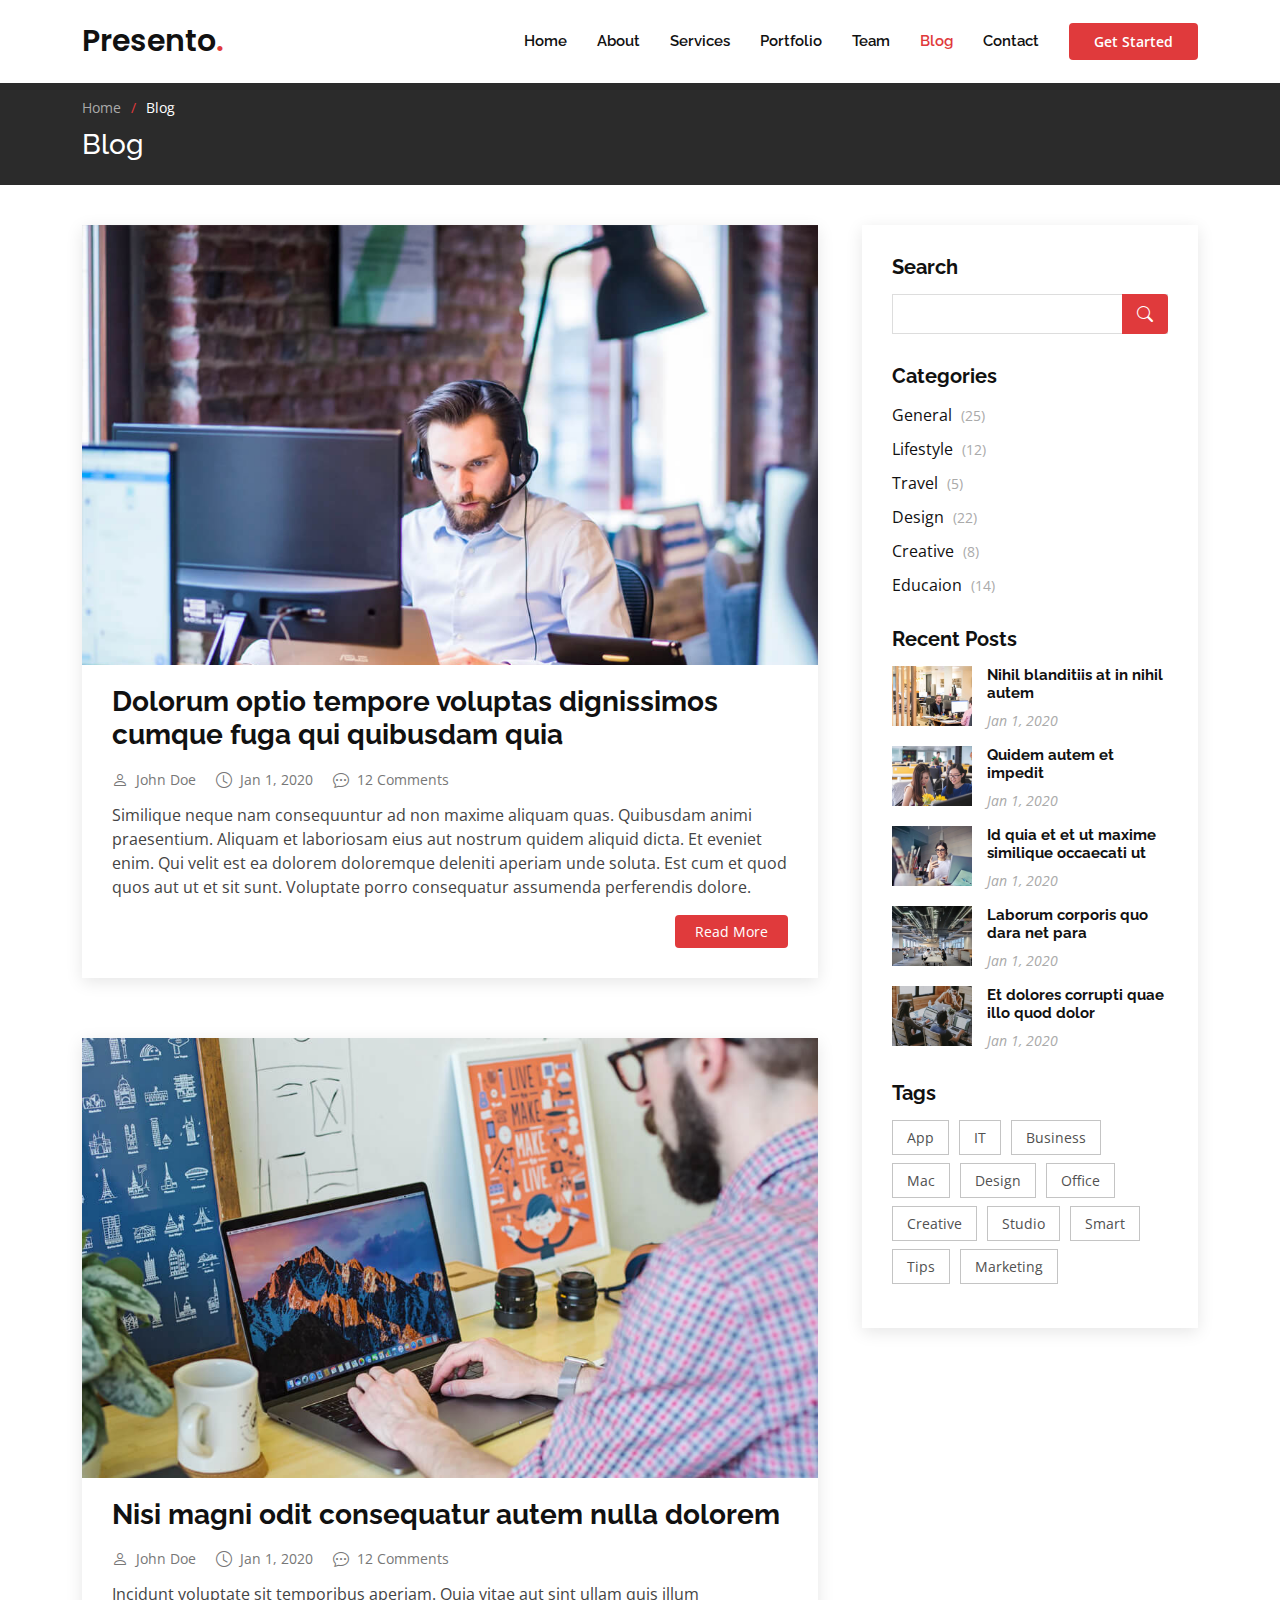
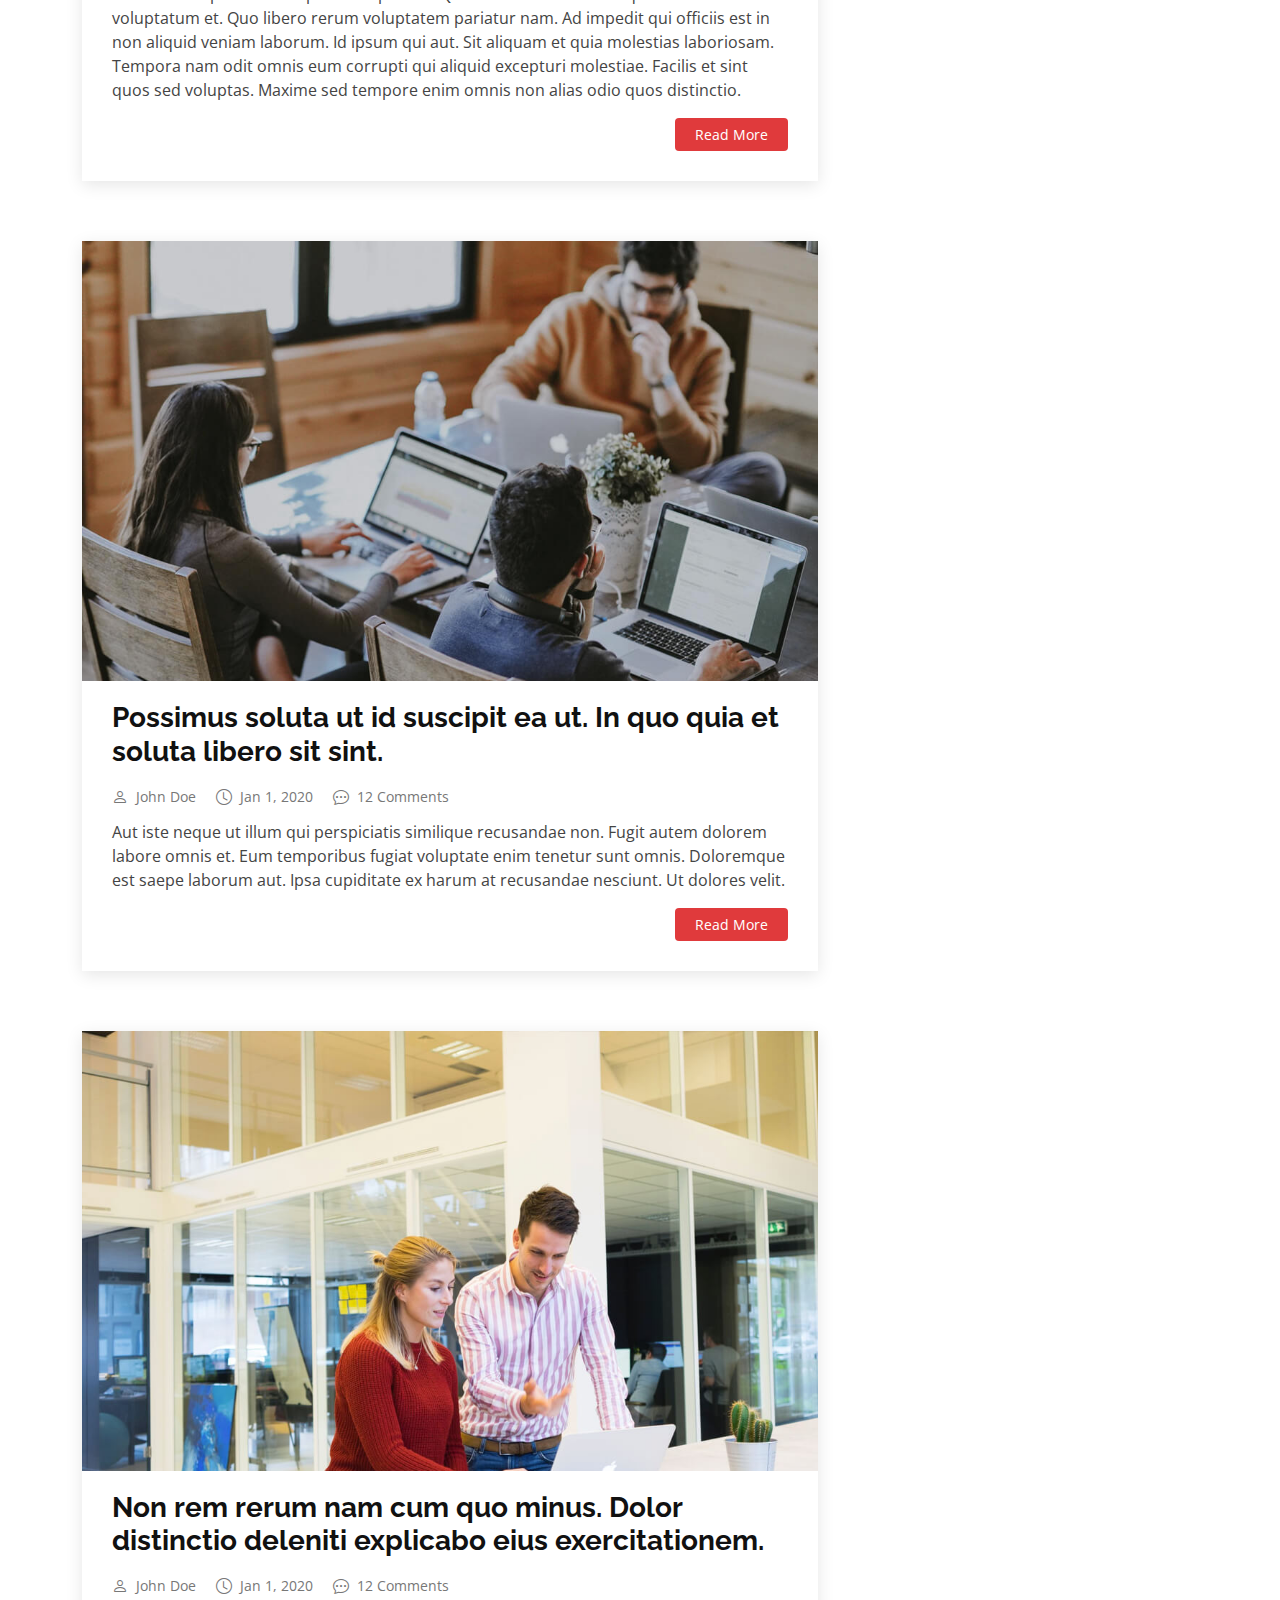
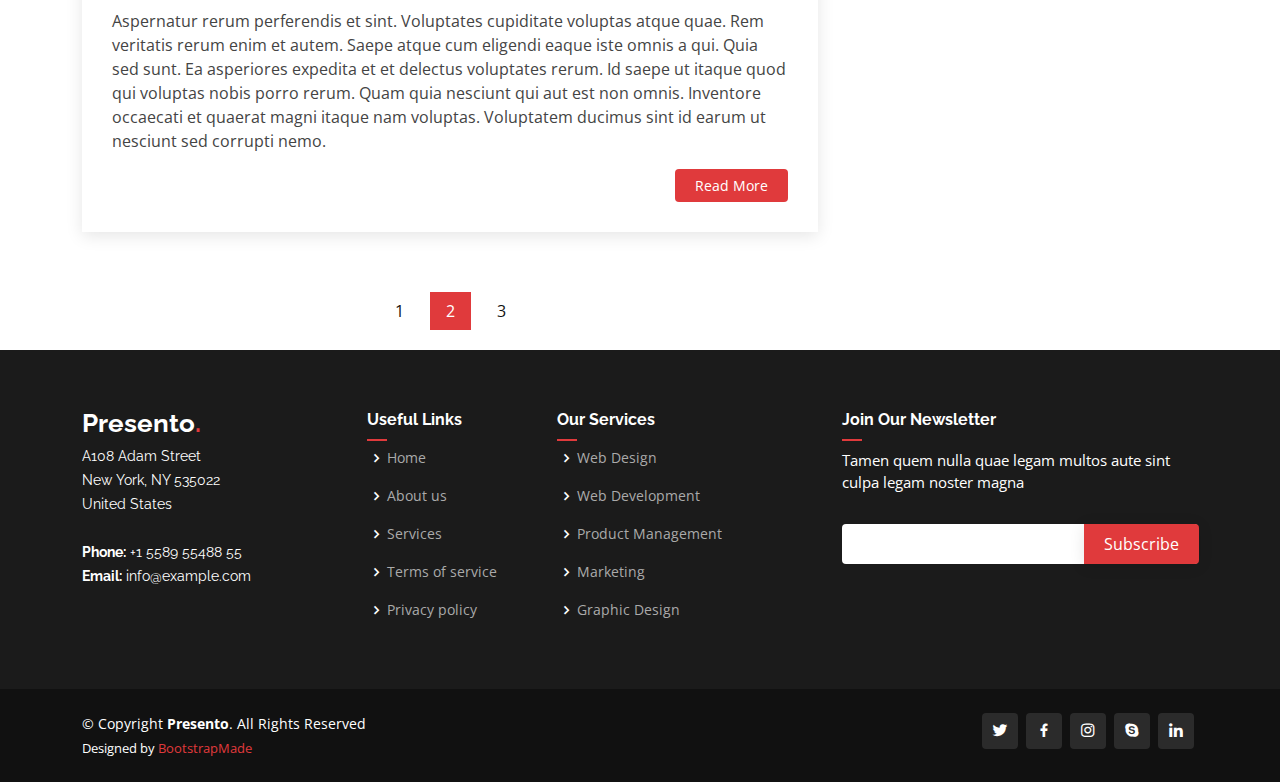
<file: src/blog.html>
<!DOCTYPE html>
<html lang="en">

<head>
  <meta charset="utf-8">
  <meta content="width=device-width, initial-scale=1.0" name="viewport">

  <title>Blog - Presento Bootstrap Template</title>
  <meta content="" name="description">
  <meta content="" name="keywords">

  <!-- Favicons -->
  <link href="assets/img/favicon.png" rel="icon">
  <link href="assets/img/apple-touch-icon.png" rel="apple-touch-icon">

  <!-- Google Fonts -->
  <link href="https://fonts.googleapis.com/css?family=Open+Sans:300,300i,400,400i,600,600i,700,700i|Raleway:300,300i,400,400i,500,500i,600,600i,700,700i|Poppins:300,300i,400,400i,500,500i,600,600i,700,700i" rel="stylesheet">

  <!-- Vendor CSS Files -->
  <link href="assets/vendor/aos/aos.css" rel="stylesheet">
  <link href="assets/vendor/bootstrap/css/bootstrap.min.css" rel="stylesheet">
  <link href="assets/vendor/bootstrap-icons/bootstrap-icons.css" rel="stylesheet">
  <link href="assets/vendor/boxicons/css/boxicons.min.css" rel="stylesheet">
  <link href="assets/vendor/glightbox/css/glightbox.min.css" rel="stylesheet">
  <link href="assets/vendor/remixicon/remixicon.css" rel="stylesheet">
  <link href="assets/vendor/swiper/swiper-bundle.min.css" rel="stylesheet">

  <!-- Template Main CSS File -->
  <link href="assets/css/style.css" rel="stylesheet">

  <!-- =======================================================
  * Template Name: Presento
  * Updated: Jul 27 2023 with Bootstrap v5.3.1
  * Template URL: https://bootstrapmade.com/presento-bootstrap-corporate-template/
  * Author: BootstrapMade.com
  * License: https://bootstrapmade.com/license/
  ======================================================== -->
</head>

<body>

  <!-- ======= Header ======= -->
  <header id="header" class="fixed-top d-flex align-items-center">
    <div class="container d-flex align-items-center">
      <h1 class="logo me-auto"><a href="index.html">Presento<span>.</span></a></h1>
      <!-- Uncomment below if you prefer to use an image logo -->
      <!-- <a href="index.html" class="logo me-auto"><img src="assets/img/logo.png" alt=""></a>-->

      <nav id="navbar" class="navbar order-last order-lg-0">
        <ul>
          <li><a class="nav-link scrollto " href="#hero">Home</a></li>
          <li><a class="nav-link scrollto" href="#about">About</a></li>
          <li><a class="nav-link scrollto" href="#services">Services</a></li>
          <li><a class="nav-link scrollto " href="#portfolio">Portfolio</a></li>
          <li><a class="nav-link scrollto" href="#team">Team</a></li>
          <li><a class="active" href="blog.html">Blog</a></li>
         
          <li><a class="nav-link scrollto" href="#contact">Contact</a></li>
        </ul>
        <i class="bi bi-list mobile-nav-toggle"></i>
      </nav><!-- .navbar -->

      <a href="#about" class="get-started-btn scrollto">Get Started</a>
    </div>
  </header><!-- End Header -->

  <main id="main">

    <!-- ======= Breadcrumbs ======= -->
    <section class="breadcrumbs">
      <div class="container">

        <ol>
          <li><a href="index.html">Home</a></li>
          <li>Blog</li>
        </ol>
        <h2>Blog</h2>

      </div>
    </section><!-- End Breadcrumbs -->

    <!-- ======= Blog Section ======= -->
    <section id="blog" class="blog">
      <div class="container" data-aos="fade-up">

        <div class="row">

          <div class="col-lg-8 entries">

            <article class="entry">

              <div class="entry-img">
                <img src="assets/img/blog/blog-1.jpg" alt="" class="img-fluid">
              </div>

              <h2 class="entry-title">
                <a href="blog-single.html">Dolorum optio tempore voluptas dignissimos cumque fuga qui quibusdam quia</a>
              </h2>

              <div class="entry-meta">
                <ul>
                  <li class="d-flex align-items-center"><i class="bi bi-person"></i> <a href="blog-single.html">John Doe</a></li>
                  <li class="d-flex align-items-center"><i class="bi bi-clock"></i> <a href="blog-single.html"><time datetime="2020-01-01">Jan 1, 2020</time></a></li>
                  <li class="d-flex align-items-center"><i class="bi bi-chat-dots"></i> <a href="blog-single.html">12 Comments</a></li>
                </ul>
              </div>

              <div class="entry-content">
                <p>
                  Similique neque nam consequuntur ad non maxime aliquam quas. Quibusdam animi praesentium. Aliquam et laboriosam eius aut nostrum quidem aliquid dicta.
                  Et eveniet enim. Qui velit est ea dolorem doloremque deleniti aperiam unde soluta. Est cum et quod quos aut ut et sit sunt. Voluptate porro consequatur assumenda perferendis dolore.
                </p>
                <div class="read-more">
                  <a href="blog-single.html">Read More</a>
                </div>
              </div>

            </article><!-- End blog entry -->

            <article class="entry">

              <div class="entry-img">
                <img src="assets/img/blog/blog-2.jpg" alt="" class="img-fluid">
              </div>

              <h2 class="entry-title">
                <a href="blog-single.html">Nisi magni odit consequatur autem nulla dolorem</a>
              </h2>

              <div class="entry-meta">
                <ul>
                  <li class="d-flex align-items-center"><i class="bi bi-person"></i> <a href="blog-single.html">John Doe</a></li>
                  <li class="d-flex align-items-center"><i class="bi bi-clock"></i> <a href="blog-single.html"><time datetime="2020-01-01">Jan 1, 2020</time></a></li>
                  <li class="d-flex align-items-center"><i class="bi bi-chat-dots"></i> <a href="blog-single.html">12 Comments</a></li>
                </ul>
              </div>

              <div class="entry-content">
                <p>
                  Incidunt voluptate sit temporibus aperiam. Quia vitae aut sint ullam quis illum voluptatum et. Quo libero rerum voluptatem pariatur nam.
                  Ad impedit qui officiis est in non aliquid veniam laborum. Id ipsum qui aut. Sit aliquam et quia molestias laboriosam. Tempora nam odit omnis eum corrupti qui aliquid excepturi molestiae. Facilis et sint quos sed voluptas. Maxime sed tempore enim omnis non alias odio quos distinctio.
                </p>
                <div class="read-more">
                  <a href="blog-single.html">Read More</a>
                </div>
              </div>

            </article><!-- End blog entry -->

            <article class="entry">

              <div class="entry-img">
                <img src="assets/img/blog/blog-3.jpg" alt="" class="img-fluid">
              </div>

              <h2 class="entry-title">
                <a href="blog-single.html">Possimus soluta ut id suscipit ea ut. In quo quia et soluta libero sit sint.</a>
              </h2>

              <div class="entry-meta">
                <ul>
                  <li class="d-flex align-items-center"><i class="bi bi-person"></i> <a href="blog-single.html">John Doe</a></li>
                  <li class="d-flex align-items-center"><i class="bi bi-clock"></i> <a href="blog-single.html"><time datetime="2020-01-01">Jan 1, 2020</time></a></li>
                  <li class="d-flex align-items-center"><i class="bi bi-chat-dots"></i> <a href="blog-single.html">12 Comments</a></li>
                </ul>
              </div>

              <div class="entry-content">
                <p>
                  Aut iste neque ut illum qui perspiciatis similique recusandae non. Fugit autem dolorem labore omnis et. Eum temporibus fugiat voluptate enim tenetur sunt omnis.
                  Doloremque est saepe laborum aut. Ipsa cupiditate ex harum at recusandae nesciunt. Ut dolores velit.
                </p>
                <div class="read-more">
                  <a href="blog-single.html">Read More</a>
                </div>
              </div>

            </article><!-- End blog entry -->

            <article class="entry">

              <div class="entry-img">
                <img src="assets/img/blog/blog-4.jpg" alt="" class="img-fluid">
              </div>

              <h2 class="entry-title">
                <a href="blog-single.html">Non rem rerum nam cum quo minus. Dolor distinctio deleniti explicabo eius exercitationem.</a>
              </h2>

              <div class="entry-meta">
                <ul>
                  <li class="d-flex align-items-center"><i class="bi bi-person"></i> <a href="blog-single.html">John Doe</a></li>
                  <li class="d-flex align-items-center"><i class="bi bi-clock"></i> <a href="blog-single.html"><time datetime="2020-01-01">Jan 1, 2020</time></a></li>
                  <li class="d-flex align-items-center"><i class="bi bi-chat-dots"></i> <a href="blog-single.html">12 Comments</a></li>
                </ul>
              </div>

              <div class="entry-content">
                <p>
                  Aspernatur rerum perferendis et sint. Voluptates cupiditate voluptas atque quae. Rem veritatis rerum enim et autem. Saepe atque cum eligendi eaque iste omnis a qui.
                  Quia sed sunt. Ea asperiores expedita et et delectus voluptates rerum. Id saepe ut itaque quod qui voluptas nobis porro rerum. Quam quia nesciunt qui aut est non omnis. Inventore occaecati et quaerat magni itaque nam voluptas. Voluptatem ducimus sint id earum ut nesciunt sed corrupti nemo.
                </p>
                <div class="read-more">
                  <a href="blog-single.html">Read More</a>
                </div>
              </div>

            </article><!-- End blog entry -->

            <div class="blog-pagination">
              <ul class="justify-content-center">
                <li><a href="#">1</a></li>
                <li class="active"><a href="#">2</a></li>
                <li><a href="#">3</a></li>
              </ul>
            </div>

          </div><!-- End blog entries list -->

          <div class="col-lg-4">

            <div class="sidebar">

              <h3 class="sidebar-title">Search</h3>
              <div class="sidebar-item search-form">
                <form action="">
                  <input type="text">
                  <button type="submit"><i class="bi bi-search"></i></button>
                </form>
              </div><!-- End sidebar search formn-->

              <h3 class="sidebar-title">Categories</h3>
              <div class="sidebar-item categories">
                <ul>
                  <li><a href="#">General <span>(25)</span></a></li>
                  <li><a href="#">Lifestyle <span>(12)</span></a></li>
                  <li><a href="#">Travel <span>(5)</span></a></li>
                  <li><a href="#">Design <span>(22)</span></a></li>
                  <li><a href="#">Creative <span>(8)</span></a></li>
                  <li><a href="#">Educaion <span>(14)</span></a></li>
                </ul>
              </div><!-- End sidebar categories-->

              <h3 class="sidebar-title">Recent Posts</h3>
              <div class="sidebar-item recent-posts">
                <div class="post-item clearfix">
                  <img src="assets/img/blog/blog-recent-1.jpg" alt="">
                  <h4><a href="blog-single.html">Nihil blanditiis at in nihil autem</a></h4>
                  <time datetime="2020-01-01">Jan 1, 2020</time>
                </div>

                <div class="post-item clearfix">
                  <img src="assets/img/blog/blog-recent-2.jpg" alt="">
                  <h4><a href="blog-single.html">Quidem autem et impedit</a></h4>
                  <time datetime="2020-01-01">Jan 1, 2020</time>
                </div>

                <div class="post-item clearfix">
                  <img src="assets/img/blog/blog-recent-3.jpg" alt="">
                  <h4><a href="blog-single.html">Id quia et et ut maxime similique occaecati ut</a></h4>
                  <time datetime="2020-01-01">Jan 1, 2020</time>
                </div>

                <div class="post-item clearfix">
                  <img src="assets/img/blog/blog-recent-4.jpg" alt="">
                  <h4><a href="blog-single.html">Laborum corporis quo dara net para</a></h4>
                  <time datetime="2020-01-01">Jan 1, 2020</time>
                </div>

                <div class="post-item clearfix">
                  <img src="assets/img/blog/blog-recent-5.jpg" alt="">
                  <h4><a href="blog-single.html">Et dolores corrupti quae illo quod dolor</a></h4>
                  <time datetime="2020-01-01">Jan 1, 2020</time>
                </div>

              </div><!-- End sidebar recent posts-->

              <h3 class="sidebar-title">Tags</h3>
              <div class="sidebar-item tags">
                <ul>
                  <li><a href="#">App</a></li>
                  <li><a href="#">IT</a></li>
                  <li><a href="#">Business</a></li>
                  <li><a href="#">Mac</a></li>
                  <li><a href="#">Design</a></li>
                  <li><a href="#">Office</a></li>
                  <li><a href="#">Creative</a></li>
                  <li><a href="#">Studio</a></li>
                  <li><a href="#">Smart</a></li>
                  <li><a href="#">Tips</a></li>
                  <li><a href="#">Marketing</a></li>
                </ul>
              </div><!-- End sidebar tags-->

            </div><!-- End sidebar -->

          </div><!-- End blog sidebar -->

        </div>

      </div>
    </section><!-- End Blog Section -->

  </main><!-- End #main -->

  <!-- ======= Footer ======= -->
  <footer id="footer">

    <div class="footer-top">
      <div class="container">
        <div class="row">

          <div class="col-lg-3 col-md-6 footer-contact">
            <h3>Presento<span>.</span></h3>
            <p>
              A108 Adam Street <br>
              New York, NY 535022<br>
              United States <br><br>
              <strong>Phone:</strong> +1 5589 55488 55<br>
              <strong>Email:</strong> info@example.com<br>
            </p>
          </div>

          <div class="col-lg-2 col-md-6 footer-links">
            <h4>Useful Links</h4>
            <ul>
              <li><i class="bx bx-chevron-right"></i> <a href="#">Home</a></li>
              <li><i class="bx bx-chevron-right"></i> <a href="#">About us</a></li>
              <li><i class="bx bx-chevron-right"></i> <a href="#">Services</a></li>
              <li><i class="bx bx-chevron-right"></i> <a href="#">Terms of service</a></li>
              <li><i class="bx bx-chevron-right"></i> <a href="#">Privacy policy</a></li>
            </ul>
          </div>

          <div class="col-lg-3 col-md-6 footer-links">
            <h4>Our Services</h4>
            <ul>
              <li><i class="bx bx-chevron-right"></i> <a href="#">Web Design</a></li>
              <li><i class="bx bx-chevron-right"></i> <a href="#">Web Development</a></li>
              <li><i class="bx bx-chevron-right"></i> <a href="#">Product Management</a></li>
              <li><i class="bx bx-chevron-right"></i> <a href="#">Marketing</a></li>
              <li><i class="bx bx-chevron-right"></i> <a href="#">Graphic Design</a></li>
            </ul>
          </div>

          <div class="col-lg-4 col-md-6 footer-newsletter">
            <h4>Join Our Newsletter</h4>
            <p>Tamen quem nulla quae legam multos aute sint culpa legam noster magna</p>
            <form action="" method="post">
              <input type="email" name="email"><input type="submit" value="Subscribe">
            </form>
          </div>

        </div>
      </div>
    </div>

    <div class="container d-md-flex py-4">

      <div class="me-md-auto text-center text-md-start">
        <div class="copyright">
          &copy; Copyright <strong><span>Presento</span></strong>. All Rights Reserved
        </div>
        <div class="credits">
          <!-- All the links in the footer should remain intact. -->
          <!-- You can delete the links only if you purchased the pro version. -->
          <!-- Licensing information: https://bootstrapmade.com/license/ -->
          <!-- Purchase the pro version with working PHP/AJAX contact form: https://bootstrapmade.com/presento-bootstrap-corporate-template/ -->
          Designed by <a href="https://bootstrapmade.com/">BootstrapMade</a>
        </div>
      </div>
      <div class="social-links text-center text-md-end pt-3 pt-md-0">
        <a href="#" class="twitter"><i class="bx bxl-twitter"></i></a>
        <a href="#" class="facebook"><i class="bx bxl-facebook"></i></a>
        <a href="#" class="instagram"><i class="bx bxl-instagram"></i></a>
        <a href="#" class="google-plus"><i class="bx bxl-skype"></i></a>
        <a href="#" class="linkedin"><i class="bx bxl-linkedin"></i></a>
      </div>
    </div>
  </footer><!-- End Footer -->

  <a href="#" class="back-to-top d-flex align-items-center justify-content-center"><i class="bi bi-arrow-up-short"></i></a>

  <!-- Vendor JS Files -->
  <script src="assets/vendor/purecounter/purecounter_vanilla.js"></script>
  <script src="assets/vendor/aos/aos.js"></script>
  <script src="assets/vendor/bootstrap/js/bootstrap.bundle.min.js"></script>
  <script src="assets/vendor/glightbox/js/glightbox.min.js"></script>
  <script src="assets/vendor/isotope-layout/isotope.pkgd.min.js"></script>
  <script src="assets/vendor/swiper/swiper-bundle.min.js"></script>
  <script src="assets/vendor/php-email-form/validate.js"></script>

  <!-- Template Main JS File -->
  <script src="assets/js/main.js"></script>

</body>

</html>
</file>
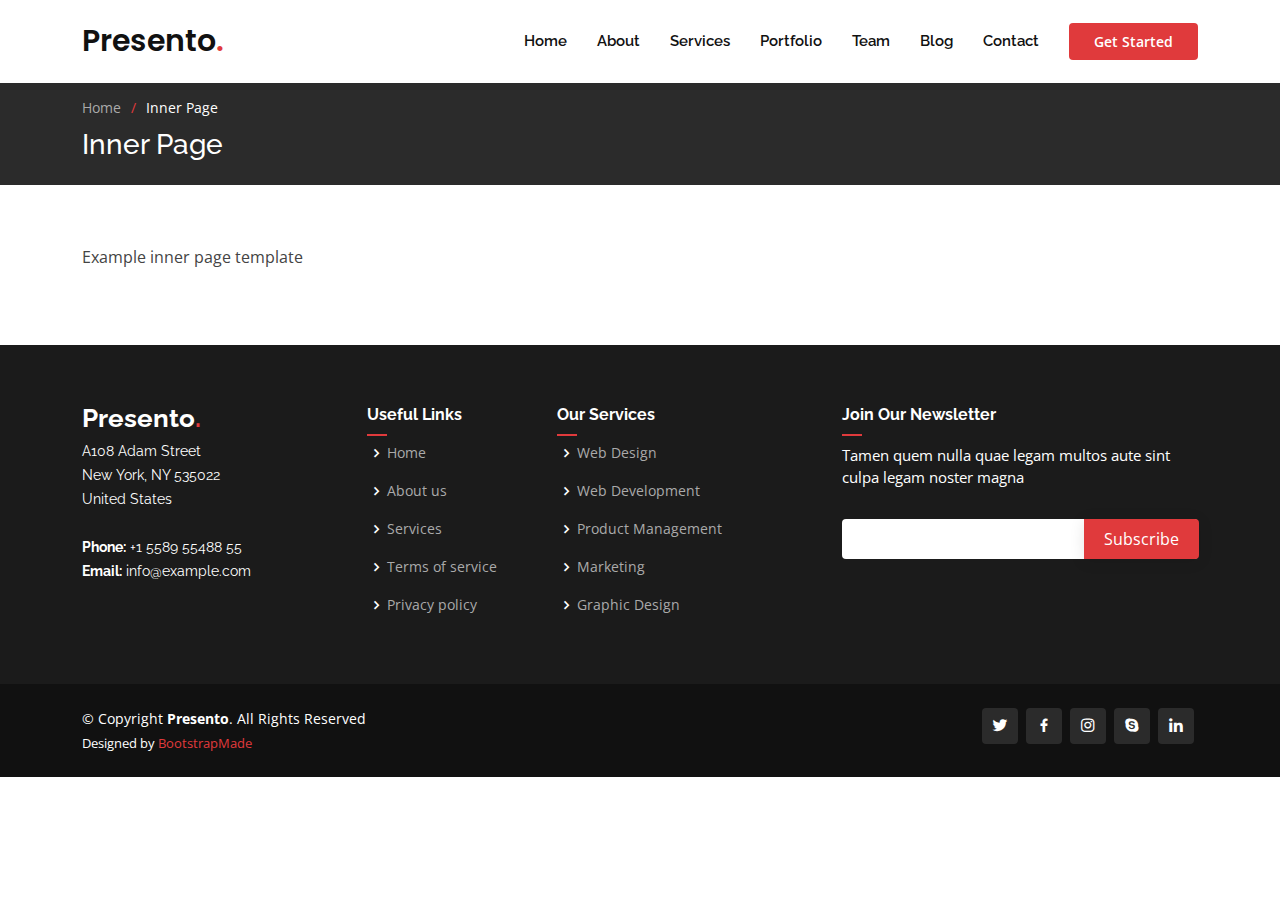
<file: src/inner-page.html>
<!DOCTYPE html>
<html lang="en">

<head>
  <meta charset="utf-8">
  <meta content="width=device-width, initial-scale=1.0" name="viewport">

  <title>Inner Page - Presento Bootstrap Template</title>
  <meta content="" name="description">
  <meta content="" name="keywords">

  <!-- Favicons -->
  <link href="assets/img/favicon.png" rel="icon">
  <link href="assets/img/apple-touch-icon.png" rel="apple-touch-icon">

  <!-- Google Fonts -->
  <link href="https://fonts.googleapis.com/css?family=Open+Sans:300,300i,400,400i,600,600i,700,700i|Raleway:300,300i,400,400i,500,500i,600,600i,700,700i|Poppins:300,300i,400,400i,500,500i,600,600i,700,700i" rel="stylesheet">

  <!-- Vendor CSS Files -->
  <link href="assets/vendor/aos/aos.css" rel="stylesheet">
  <link href="assets/vendor/bootstrap/css/bootstrap.min.css" rel="stylesheet">
  <link href="assets/vendor/bootstrap-icons/bootstrap-icons.css" rel="stylesheet">
  <link href="assets/vendor/boxicons/css/boxicons.min.css" rel="stylesheet">
  <link href="assets/vendor/glightbox/css/glightbox.min.css" rel="stylesheet">
  <link href="assets/vendor/remixicon/remixicon.css" rel="stylesheet">
  <link href="assets/vendor/swiper/swiper-bundle.min.css" rel="stylesheet">

  <!-- Template Main CSS File -->
  <link href="assets/css/style.css" rel="stylesheet">

  <!-- =======================================================
  * Template Name: Presento
  * Updated: Jul 27 2023 with Bootstrap v5.3.1
  * Template URL: https://bootstrapmade.com/presento-bootstrap-corporate-template/
  * Author: BootstrapMade.com
  * License: https://bootstrapmade.com/license/
  ======================================================== -->
</head>

<body>

  <!-- ======= Header ======= -->
  <header id="header" class="fixed-top d-flex align-items-center">
    <div class="container d-flex align-items-center">
      <h1 class="logo me-auto"><a href="index.html">Presento<span>.</span></a></h1>
      <!-- Uncomment below if you prefer to use an image logo -->
      <!-- <a href="index.html" class="logo me-auto"><img src="assets/img/logo.png" alt=""></a>-->

      <nav id="navbar" class="navbar order-last order-lg-0">
        <ul>
          <li><a class="nav-link scrollto " href="#hero">Home</a></li>
          <li><a class="nav-link scrollto" href="#about">About</a></li>
          <li><a class="nav-link scrollto" href="#services">Services</a></li>
          <li><a class="nav-link scrollto " href="#portfolio">Portfolio</a></li>
          <li><a class="nav-link scrollto" href="#team">Team</a></li>
          <li><a href="blog.html">Blog</a></li>
           
          <li><a class="nav-link scrollto" href="#contact">Contact</a></li>
        </ul>
        <i class="bi bi-list mobile-nav-toggle"></i>
      </nav><!-- .navbar -->

      <a href="#about" class="get-started-btn scrollto">Get Started</a>
    </div>
  </header><!-- End Header -->

  <main id="main">

    <!-- ======= Breadcrumbs ======= -->
    <section class="breadcrumbs">
      <div class="container">

        <ol>
          <li><a href="index.html">Home</a></li>
          <li>Inner Page</li>
        </ol>
        <h2>Inner Page</h2>

      </div>
    </section><!-- End Breadcrumbs -->

    <section class="inner-page">
      <div class="container" data-aos="fade-up">
        <p>
          Example inner page template
        </p>
      </div>
    </section>

  </main><!-- End #main -->

  <!-- ======= Footer ======= -->
  <footer id="footer">

    <div class="footer-top">
      <div class="container">
        <div class="row">

          <div class="col-lg-3 col-md-6 footer-contact">
            <h3>Presento<span>.</span></h3>
            <p>
              A108 Adam Street <br>
              New York, NY 535022<br>
              United States <br><br>
              <strong>Phone:</strong> +1 5589 55488 55<br>
              <strong>Email:</strong> info@example.com<br>
            </p>
          </div>

          <div class="col-lg-2 col-md-6 footer-links">
            <h4>Useful Links</h4>
            <ul>
              <li><i class="bx bx-chevron-right"></i> <a href="#">Home</a></li>
              <li><i class="bx bx-chevron-right"></i> <a href="#">About us</a></li>
              <li><i class="bx bx-chevron-right"></i> <a href="#">Services</a></li>
              <li><i class="bx bx-chevron-right"></i> <a href="#">Terms of service</a></li>
              <li><i class="bx bx-chevron-right"></i> <a href="#">Privacy policy</a></li>
            </ul>
          </div>

          <div class="col-lg-3 col-md-6 footer-links">
            <h4>Our Services</h4>
            <ul>
              <li><i class="bx bx-chevron-right"></i> <a href="#">Web Design</a></li>
              <li><i class="bx bx-chevron-right"></i> <a href="#">Web Development</a></li>
              <li><i class="bx bx-chevron-right"></i> <a href="#">Product Management</a></li>
              <li><i class="bx bx-chevron-right"></i> <a href="#">Marketing</a></li>
              <li><i class="bx bx-chevron-right"></i> <a href="#">Graphic Design</a></li>
            </ul>
          </div>

          <div class="col-lg-4 col-md-6 footer-newsletter">
            <h4>Join Our Newsletter</h4>
            <p>Tamen quem nulla quae legam multos aute sint culpa legam noster magna</p>
            <form action="" method="post">
              <input type="email" name="email"><input type="submit" value="Subscribe">
            </form>
          </div>

        </div>
      </div>
    </div>

    <div class="container d-md-flex py-4">

      <div class="me-md-auto text-center text-md-start">
        <div class="copyright">
          &copy; Copyright <strong><span>Presento</span></strong>. All Rights Reserved
        </div>
        <div class="credits">
          <!-- All the links in the footer should remain intact. -->
          <!-- You can delete the links only if you purchased the pro version. -->
          <!-- Licensing information: https://bootstrapmade.com/license/ -->
          <!-- Purchase the pro version with working PHP/AJAX contact form: https://bootstrapmade.com/presento-bootstrap-corporate-template/ -->
          Designed by <a href="https://bootstrapmade.com/">BootstrapMade</a>
        </div>
      </div>
      <div class="social-links text-center text-md-end pt-3 pt-md-0">
        <a href="#" class="twitter"><i class="bx bxl-twitter"></i></a>
        <a href="#" class="facebook"><i class="bx bxl-facebook"></i></a>
        <a href="#" class="instagram"><i class="bx bxl-instagram"></i></a>
        <a href="#" class="google-plus"><i class="bx bxl-skype"></i></a>
        <a href="#" class="linkedin"><i class="bx bxl-linkedin"></i></a>
      </div>
    </div>
  </footer><!-- End Footer -->

  <a href="#" class="back-to-top d-flex align-items-center justify-content-center"><i class="bi bi-arrow-up-short"></i></a>

  <!-- Vendor JS Files -->
  <script src="assets/vendor/purecounter/purecounter_vanilla.js"></script>
  <script src="assets/vendor/aos/aos.js"></script>
  <script src="assets/vendor/bootstrap/js/bootstrap.bundle.min.js"></script>
  <script src="assets/vendor/glightbox/js/glightbox.min.js"></script>
  <script src="assets/vendor/isotope-layout/isotope.pkgd.min.js"></script>
  <script src="assets/vendor/swiper/swiper-bundle.min.js"></script>
  <script src="assets/vendor/php-email-form/validate.js"></script>

  <!-- Template Main JS File -->
  <script src="assets/js/main.js"></script>

</body>

</html>
</file>
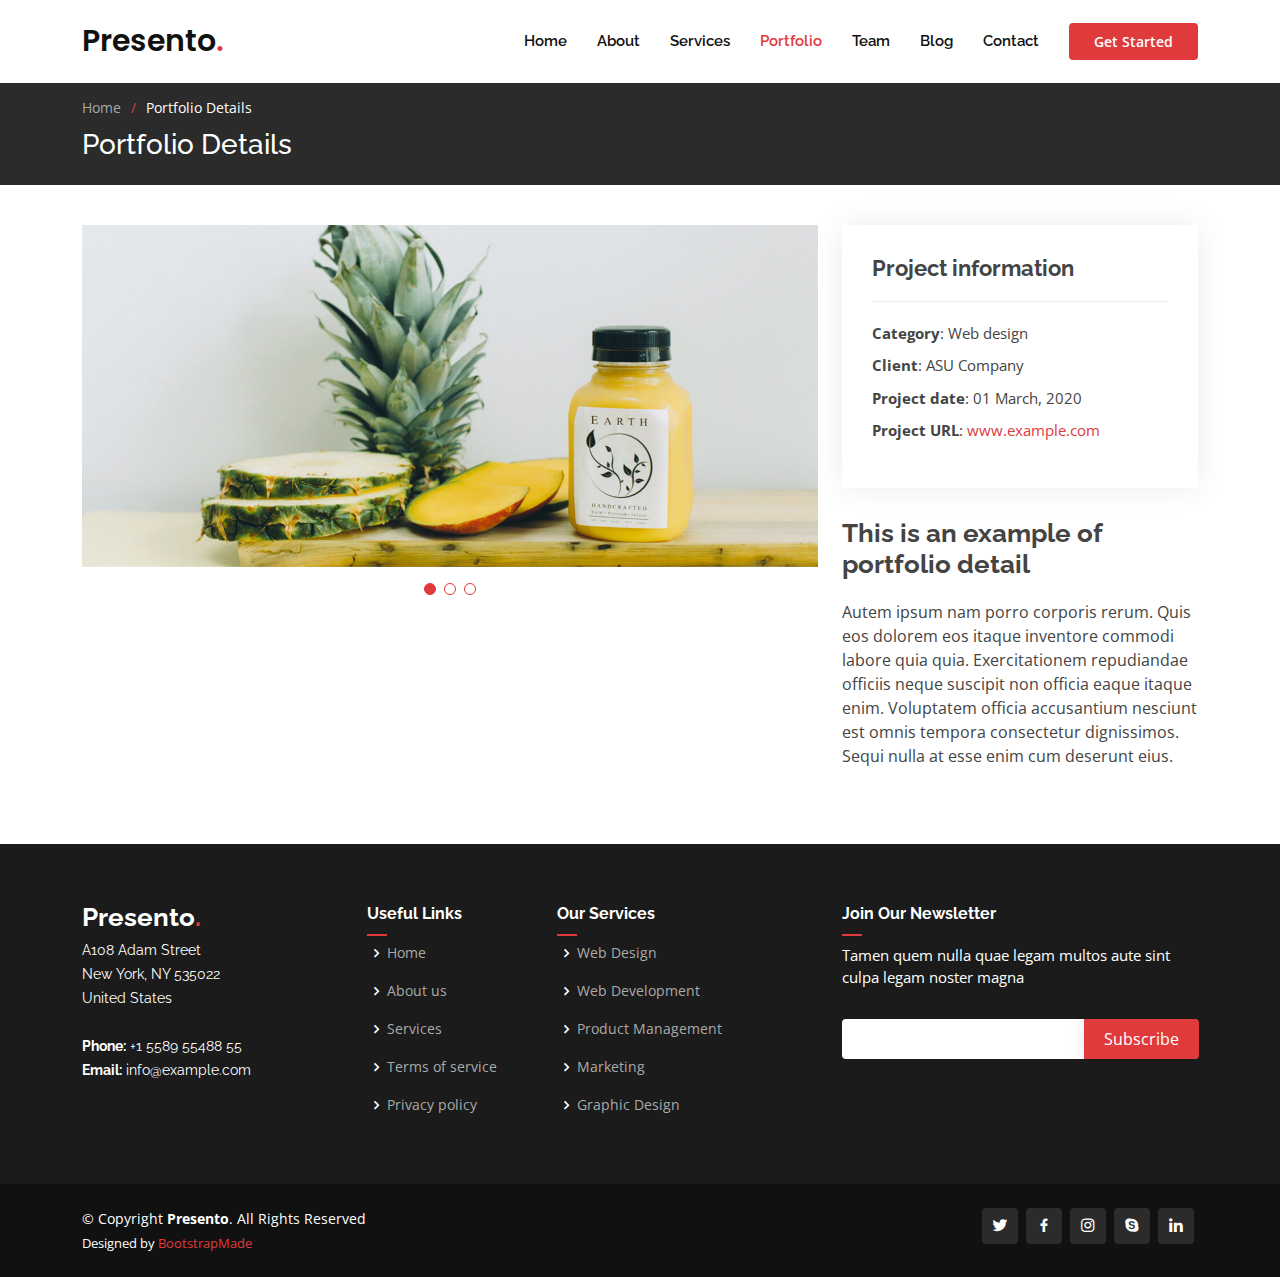
<file: src/portfolio-details.html>
<!DOCTYPE html>
<html lang="en">

<head>
  <meta charset="utf-8">
  <meta content="width=device-width, initial-scale=1.0" name="viewport">

  <title>Portfolio Details - Presento Bootstrap Template</title>
  <meta content="" name="description">
  <meta content="" name="keywords">

  <!-- Favicons -->
  <link href="assets/img/favicon.png" rel="icon">
  <link href="assets/img/apple-touch-icon.png" rel="apple-touch-icon">

  <!-- Google Fonts -->
  <link href="https://fonts.googleapis.com/css?family=Open+Sans:300,300i,400,400i,600,600i,700,700i|Raleway:300,300i,400,400i,500,500i,600,600i,700,700i|Poppins:300,300i,400,400i,500,500i,600,600i,700,700i" rel="stylesheet">

  <!-- Vendor CSS Files -->
  <link href="assets/vendor/aos/aos.css" rel="stylesheet">
  <link href="assets/vendor/bootstrap/css/bootstrap.min.css" rel="stylesheet">
  <link href="assets/vendor/bootstrap-icons/bootstrap-icons.css" rel="stylesheet">
  <link href="assets/vendor/boxicons/css/boxicons.min.css" rel="stylesheet">
  <link href="assets/vendor/glightbox/css/glightbox.min.css" rel="stylesheet">
  <link href="assets/vendor/remixicon/remixicon.css" rel="stylesheet">
  <link href="assets/vendor/swiper/swiper-bundle.min.css" rel="stylesheet">

  <!-- Template Main CSS File -->
  <link href="assets/css/style.css" rel="stylesheet">

  <!-- =======================================================
  * Template Name: Presento
  * Updated: Jul 27 2023 with Bootstrap v5.3.1
  * Template URL: https://bootstrapmade.com/presento-bootstrap-corporate-template/
  * Author: BootstrapMade.com
  * License: https://bootstrapmade.com/license/
  ======================================================== -->
</head>

<body>

  <!-- ======= Header ======= -->
  <header id="header" class="fixed-top d-flex align-items-center">
    <div class="container d-flex align-items-center">
      <h1 class="logo me-auto"><a href="index.html">Presento<span>.</span></a></h1>
      <!-- Uncomment below if you prefer to use an image logo -->
      <!-- <a href="index.html" class="logo me-auto"><img src="assets/img/logo.png" alt=""></a>-->

      <nav id="navbar" class="navbar order-last order-lg-0">
        <ul>
          <li><a class="nav-link scrollto " href="#hero">Home</a></li>
          <li><a class="nav-link scrollto" href="#about">About</a></li>
          <li><a class="nav-link scrollto" href="#services">Services</a></li>
          <li><a class="nav-link scrollto active" href="#portfolio">Portfolio</a></li>
          <li><a class="nav-link scrollto" href="#team">Team</a></li>
          <li><a href="blog.html">Blog</a></li>
           
          <li><a class="nav-link scrollto" href="#contact">Contact</a></li>
        </ul>
        <i class="bi bi-list mobile-nav-toggle"></i>
      </nav><!-- .navbar -->

      <a href="#about" class="get-started-btn scrollto">Get Started</a>
    </div>
  </header><!-- End Header -->

  <main id="main">

    <!-- ======= Breadcrumbs ======= -->
    <section class="breadcrumbs">
      <div class="container">

        <ol>
          <li><a href="index.html">Home</a></li>
          <li>Portfolio Details</li>
        </ol>
        <h2>Portfolio Details</h2>

      </div>
    </section><!-- End Breadcrumbs -->

    <!-- ======= Portfolio Details Section ======= -->
    <section id="portfolio-details" class="portfolio-details">
      <div class="container">

        <div class="row gy-4">

          <div class="col-lg-8">
            <div class="portfolio-details-slider swiper">
              <div class="swiper-wrapper align-items-center">

                <div class="swiper-slide">
                  <img src="assets/img/portfolio/portfolio-details-1.jpg" alt="">
                </div>

                <div class="swiper-slide">
                  <img src="assets/img/portfolio/portfolio-details-2.jpg" alt="">
                </div>

                <div class="swiper-slide">
                  <img src="assets/img/portfolio/portfolio-details-3.jpg" alt="">
                </div>

              </div>
              <div class="swiper-pagination"></div>
            </div>
          </div>

          <div class="col-lg-4">
            <div class="portfolio-info">
              <h3>Project information</h3>
              <ul>
                <li><strong>Category</strong>: Web design</li>
                <li><strong>Client</strong>: ASU Company</li>
                <li><strong>Project date</strong>: 01 March, 2020</li>
                <li><strong>Project URL</strong>: <a href="#">www.example.com</a></li>
              </ul>
            </div>
            <div class="portfolio-description">
              <h2>This is an example of portfolio detail</h2>
              <p>
                Autem ipsum nam porro corporis rerum. Quis eos dolorem eos itaque inventore commodi labore quia quia. Exercitationem repudiandae officiis neque suscipit non officia eaque itaque enim. Voluptatem officia accusantium nesciunt est omnis tempora consectetur dignissimos. Sequi nulla at esse enim cum deserunt eius.
              </p>
            </div>
          </div>

        </div>

      </div>
    </section><!-- End Portfolio Details Section -->

  </main><!-- End #main -->

  <!-- ======= Footer ======= -->
  <footer id="footer">

    <div class="footer-top">
      <div class="container">
        <div class="row">

          <div class="col-lg-3 col-md-6 footer-contact">
            <h3>Presento<span>.</span></h3>
            <p>
              A108 Adam Street <br>
              New York, NY 535022<br>
              United States <br><br>
              <strong>Phone:</strong> +1 5589 55488 55<br>
              <strong>Email:</strong> info@example.com<br>
            </p>
          </div>

          <div class="col-lg-2 col-md-6 footer-links">
            <h4>Useful Links</h4>
            <ul>
              <li><i class="bx bx-chevron-right"></i> <a href="#">Home</a></li>
              <li><i class="bx bx-chevron-right"></i> <a href="#">About us</a></li>
              <li><i class="bx bx-chevron-right"></i> <a href="#">Services</a></li>
              <li><i class="bx bx-chevron-right"></i> <a href="#">Terms of service</a></li>
              <li><i class="bx bx-chevron-right"></i> <a href="#">Privacy policy</a></li>
            </ul>
          </div>

          <div class="col-lg-3 col-md-6 footer-links">
            <h4>Our Services</h4>
            <ul>
              <li><i class="bx bx-chevron-right"></i> <a href="#">Web Design</a></li>
              <li><i class="bx bx-chevron-right"></i> <a href="#">Web Development</a></li>
              <li><i class="bx bx-chevron-right"></i> <a href="#">Product Management</a></li>
              <li><i class="bx bx-chevron-right"></i> <a href="#">Marketing</a></li>
              <li><i class="bx bx-chevron-right"></i> <a href="#">Graphic Design</a></li>
            </ul>
          </div>

          <div class="col-lg-4 col-md-6 footer-newsletter">
            <h4>Join Our Newsletter</h4>
            <p>Tamen quem nulla quae legam multos aute sint culpa legam noster magna</p>
            <form action="" method="post">
              <input type="email" name="email"><input type="submit" value="Subscribe">
            </form>
          </div>

        </div>
      </div>
    </div>

    <div class="container d-md-flex py-4">

      <div class="me-md-auto text-center text-md-start">
        <div class="copyright">
          &copy; Copyright <strong><span>Presento</span></strong>. All Rights Reserved
        </div>
        <div class="credits">
          <!-- All the links in the footer should remain intact. -->
          <!-- You can delete the links only if you purchased the pro version. -->
          <!-- Licensing information: https://bootstrapmade.com/license/ -->
          <!-- Purchase the pro version with working PHP/AJAX contact form: https://bootstrapmade.com/presento-bootstrap-corporate-template/ -->
          Designed by <a href="https://bootstrapmade.com/">BootstrapMade</a>
        </div>
      </div>
      <div class="social-links text-center text-md-end pt-3 pt-md-0">
        <a href="#" class="twitter"><i class="bx bxl-twitter"></i></a>
        <a href="#" class="facebook"><i class="bx bxl-facebook"></i></a>
        <a href="#" class="instagram"><i class="bx bxl-instagram"></i></a>
        <a href="#" class="google-plus"><i class="bx bxl-skype"></i></a>
        <a href="#" class="linkedin"><i class="bx bxl-linkedin"></i></a>
      </div>
    </div>
  </footer><!-- End Footer -->

  <a href="#" class="back-to-top d-flex align-items-center justify-content-center"><i class="bi bi-arrow-up-short"></i></a>

  <!-- Vendor JS Files -->
  <script src="assets/vendor/purecounter/purecounter_vanilla.js"></script>
  <script src="assets/vendor/aos/aos.js"></script>
  <script src="assets/vendor/bootstrap/js/bootstrap.bundle.min.js"></script>
  <script src="assets/vendor/glightbox/js/glightbox.min.js"></script>
  <script src="assets/vendor/isotope-layout/isotope.pkgd.min.js"></script>
  <script src="assets/vendor/swiper/swiper-bundle.min.js"></script>
  <script src="assets/vendor/php-email-form/validate.js"></script>

  <!-- Template Main JS File -->
  <script src="assets/js/main.js"></script>

</body>

</html>
</file>
<file: src/assets/css/style.css>
/**
* Template Name: Presento
* Updated: Jul 27 2023 with Bootstrap v5.3.1
* Template URL: https://bootstrapmade.com/presento-bootstrap-corporate-template/
* Author: BootstrapMade.com
* License: https://bootstrapmade.com/license/
*/

/*--------------------------------------------------------------
# General
--------------------------------------------------------------*/
body {
  font-family: "Open Sans", sans-serif;
  color: #444444;
}

a {
  color: #e03a3c;
  text-decoration: none;
}

a:hover {
  color: #e76668;
  text-decoration: none;
}

h1,
h2,
h3,
h4,
h5,
h6 {
  font-family: "Raleway", sans-serif;
}

/*--------------------------------------------------------------
# Back to top button
--------------------------------------------------------------*/
.back-to-top {
  position: fixed;
  visibility: hidden;
  opacity: 0;
  right: 15px;
  bottom: 15px;
  z-index: 996;
  background: #e03a3c;
  width: 40px;
  height: 40px;
  border-radius: 4px;
  transition: all 0.4s;
}

.back-to-top i {
  font-size: 28px;
  color: #fff;
  line-height: 0;
}

.back-to-top:hover {
  background: #e65d5f;
  color: #fff;
}

.back-to-top.active {
  visibility: visible;
  opacity: 1;
}

/*--------------------------------------------------------------
# Disable aos animation delay on mobile devices
--------------------------------------------------------------*/
@media screen and (max-width: 768px) {
  [data-aos-delay] {
    transition-delay: 0 !important;
  }
}

/*--------------------------------------------------------------
# Header
--------------------------------------------------------------*/
#header {
  background: #fff;
  transition: all 0.5s;
  z-index: 997;
  padding: 20px 0;
}

#header.header-scrolled {
  padding: 12px 0;
  box-shadow: 0px 2px 15px rgba(0, 0, 0, 0.1);
}

#header .logo {
  font-size: 30px;
  margin: 0;
  padding: 0;
  font-weight: 600;
  font-family: "Poppins", sans-serif;
}

#header .logo a {
  color: #111111;
}

#header .logo a span {
  color: #e03a3c;
}

#header .logo img {
  max-height: 40px;
}

/*--------------------------------------------------------------
# Get Startet Button
--------------------------------------------------------------*/
.get-started-btn {
  margin-left: 30px;
  background: #e03a3c;
  color: #fff;
  border-radius: 4px;
  padding: 8px 25px;
  white-space: nowrap;
  transition: 0.3s;
  font-size: 14px;
  font-weight: 600;
  display: inline-block;
}

.get-started-btn:hover {
  background: #111111;
  color: #fff;
}

@media (max-width: 992px) {
  .get-started-btn {
    margin: 0 15px 0 0;
    padding: 6px 18px;
  }
}

/*--------------------------------------------------------------
# Navigation Menu
--------------------------------------------------------------*/
/**
* Desktop Navigation 
*/
.navbar {
  padding: 0;
}

.navbar ul {
  margin: 0;
  padding: 0;
  display: flex;
  list-style: none;
  align-items: center;
}

.navbar li {
  position: relative;
}

.navbar a,
.navbar a:focus {
  display: flex;
  align-items: center;
  justify-content: space-between;
  padding: 10px 0 10px 30px;
  font-family: "Raleway", sans-serif;
  font-size: 15px;
  font-weight: 600;
  color: #111111;
  white-space: nowrap;
  transition: 0.3s;
}

.navbar a i,
.navbar a:focus i {
  font-size: 12px;
  line-height: 0;
  margin-left: 5px;
}

.navbar a:hover,
.navbar .active,
.navbar .active:focus,
.navbar li:hover>a {
  color: #e03a3c;
}

.navbar .dropdown ul {
  display: block;
  position: absolute;
  left: 30px;
  top: calc(100% + 30px);
  margin: 0;
  padding: 10px 0;
  z-index: 99;
  opacity: 0;
  visibility: hidden;
  background: #fff;
  box-shadow: 0px 0px 30px rgba(127, 137, 161, 0.25);
  transition: 0.3s;
}

.navbar .dropdown ul li {
  min-width: 200px;
}

.navbar .dropdown ul a {
  padding: 10px 20px;
  font-size: 14px;
}

.navbar .dropdown ul a i {
  font-size: 12px;
}

.navbar .dropdown ul a:hover,
.navbar .dropdown ul .active:hover,
.navbar .dropdown ul li:hover>a {
  color: #e03a3c;
}

.navbar .dropdown:hover>ul {
  opacity: 1;
  top: 100%;
  visibility: visible;
}

.navbar .dropdown .dropdown ul {
  top: 0;
  left: calc(100% - 30px);
  visibility: hidden;
}

.navbar .dropdown .dropdown:hover>ul {
  opacity: 1;
  top: 0;
  left: 100%;
  visibility: visible;
}

@media (max-width: 1366px) {
  .navbar .dropdown .dropdown ul {
    left: -90%;
  }

  .navbar .dropdown .dropdown:hover>ul {
    left: -100%;
  }
}

/**
* Mobile Navigation 
*/
.mobile-nav-toggle {
  color: #111111;
  font-size: 28px;
  cursor: pointer;
  display: none;
  line-height: 0;
  transition: 0.5s;
}

.mobile-nav-toggle.bi-x {
  color: #fff;
}

@media (max-width: 991px) {
  .mobile-nav-toggle {
    display: block;
  }

  .navbar ul {
    display: none;
  }
}

.navbar-mobile {
  position: fixed;
  overflow: hidden;
  top: 0;
  right: 0;
  left: 0;
  bottom: 0;
  background: rgba(0, 0, 0, 0.9);
  transition: 0.3s;
  z-index: 999;
}

.navbar-mobile .mobile-nav-toggle {
  position: absolute;
  top: 15px;
  right: 15px;
}

.navbar-mobile ul {
  display: block;
  position: absolute;
  top: 55px;
  right: 15px;
  bottom: 15px;
  left: 15px;
  padding: 10px 0;
  background-color: #fff;
  overflow-y: auto;
  transition: 0.3s;
}

.navbar-mobile a,
.navbar-mobile a:focus {
  padding: 10px 20px;
  font-size: 15px;
  color: #111111;
}

.navbar-mobile a:hover,
.navbar-mobile .active,
.navbar-mobile li:hover>a {
  color: #e03a3c;
}

.navbar-mobile .getstarted,
.navbar-mobile .getstarted:focus {
  margin: 15px;
}

.navbar-mobile .dropdown ul {
  position: static;
  display: none;
  margin: 10px 20px;
  padding: 10px 0;
  z-index: 99;
  opacity: 1;
  visibility: visible;
  background: #fff;
  box-shadow: 0px 0px 30px rgba(127, 137, 161, 0.25);
}

.navbar-mobile .dropdown ul li {
  min-width: 200px;
}

.navbar-mobile .dropdown ul a {
  padding: 10px 20px;
}

.navbar-mobile .dropdown ul a i {
  font-size: 12px;
}

.navbar-mobile .dropdown ul a:hover,
.navbar-mobile .dropdown ul .active:hover,
.navbar-mobile .dropdown ul li:hover>a {
  color: #e03a3c;
}

.navbar-mobile .dropdown>.dropdown-active {
  display: block;
}

/*--------------------------------------------------------------
# Hero Section
--------------------------------------------------------------*/
#hero {
  width: 100%;
  height: 100vh;
  background: url("../img/livingroom_interior.png") top center no-repeat;
  background-size: cover;
  position: relative;
  padding-top: 82px;
}

#hero:before {
  content: "";
  background: rgba(0, 0, 0, 0.6);
  position: absolute;
  bottom: 0;
  top: 0;
  left: 0;
  right: 0;
}

#hero h1 {
  margin: 0;
  font-size: 48px;
  font-weight: 700;
  color: #fff;
}

#hero h2 {
  color: #fff;
  margin: 10px 0 0 0;
  font-size: 24px;
}

#hero .btn-get-started {
  font-family: "Raleway", sans-serif;
  font-weight: 500;
  font-size: 16px;
  letter-spacing: 1px;
  display: inline-block;
  padding: 10px 30px;
  border-radius: 4px;
  transition: 0.5s;
  margin-top: 30px;
  color: #fff;
  background: #e03a3c;
  border: 2px solid #e03a3c;
}

#hero .btn-get-started:hover {
  background: transparent;
  border-color: #fff;
}

@media (max-width: 768px) {
  #hero {
    text-align: center;
    padding-top: 58px;
  }

  #hero h1 {
    font-size: 28px;
  }

  #hero h2 {
    font-size: 18px;
    line-height: 24px;
  }
}

@media (max-height: 500px) {
  #hero {
    height: 120vh;
  }
}

/*--------------------------------------------------------------
# Sections General
--------------------------------------------------------------*/
section {
  padding: 60px 0;
  overflow: hidden;
  position: relative;
}

.section-title {
  text-align: center;
  padding-bottom: 30px;
  position: relative;
}

.section-title h2 {
  font-size: 32px;
  font-weight: bold;
  text-transform: uppercase;
  margin-bottom: 20px;
  padding-bottom: 20px;
  position: relative;
}

.section-title h2::after {
  content: "";
  position: absolute;
  display: block;
  width: 50px;
  height: 3px;
  background: #e03a3c;
  bottom: 0;
  left: calc(50% - 25px);
}

.section-title p {
  margin-bottom: 0;
}

.section-bg {
  padding: 120px 0;
  color: #fff;
}

.section-bg:before {
  content: "";
  background: #1b1b1b;
  position: absolute;
  bottom: 60px;
  top: 60px;
  left: 0;
  right: 0;
  transform: skewY(-3deg);
}

/*--------------------------------------------------------------
# Breadcrumbs
--------------------------------------------------------------*/
.breadcrumbs {
  padding: 15px 0;
  background: #2b2b2b;
  min-height: 40px;
  margin-top: 82px;
  color: #fff;
}

.breadcrumbs h2 {
  font-size: 28px;
  font-weight: 500;
}

.breadcrumbs ol {
  display: flex;
  flex-wrap: wrap;
  list-style: none;
  padding: 0 0 10px 0;
  margin: 0;
  font-size: 14px;
}

.breadcrumbs ol a {
  color: #aaaaaa;
}

.breadcrumbs ol a:hover {
  color: #fff;
  transition: 0.3s;
}

.breadcrumbs ol li+li {
  padding-left: 10px;
}

.breadcrumbs ol li+li::before {
  display: inline-block;
  padding-right: 10px;
  color: #e03a3c;
  content: "/";
}

/*--------------------------------------------------------------
# Clients
--------------------------------------------------------------*/
.clients .swiper-pagination {
  margin-top: 20px;
  position: relative;
}

.clients .swiper-pagination .swiper-pagination-bullet {
  width: 12px;
  height: 12px;
  background-color: #fff;
  opacity: 1;
  border: 1px solid #e03a3c;
}

.clients .swiper-pagination .swiper-pagination-bullet-active {
  background-color: #e03a3c;
}

.clients .swiper-slide img {
  opacity: 0.5;
  transition: 0.3s;
  filter: grayscale(100);
}

.clients .swiper-slide img:hover {
  opacity: 1;
  filter: none;
}

/*--------------------------------------------------------------
# About
--------------------------------------------------------------*/
.about .container {
  position: relative;
  z-index: 10;
}

.about .content {
  padding: 30px 30px 30px 0;
}

.about .content h3 {
  font-weight: 700;
  font-size: 34px;
  margin-bottom: 30px;
}

.about .content p {
  margin-bottom: 30px;
}

.about .content .about-btn {
  padding: 8px 30px 9px 30px;
  color: #fff;
  border-radius: 50px;
  transition: 0.3s;
  text-transform: uppercase;
  font-weight: 600;
  font-size: 13px;
  display: inline-flex;
  align-items: center;
  border: 2px solid #e03a3c;
}

.about .content .about-btn i {
  font-size: 16px;
  padding-left: 5px;
}

.about .content .about-btn:hover {
  background: #e35052;
  background: #e03a3c;
}

.about .icon-boxes .icon-box {
  margin-top: 30px;
}

.about .icon-boxes .icon-box i {
  font-size: 40px;
  color: #e03a3c;
  margin-bottom: 10px;
}

.about .icon-boxes .icon-box h4 {
  font-size: 20px;
  font-weight: 700;
  margin: 0 0 10px 0;
}

.about .icon-boxes .icon-box p {
  font-size: 15px;
  color: #848484;
}

@media (max-width: 1200px) {
  .about .content {
    padding-right: 0;
  }
}

@media (max-width: 768px) {
  .about {
    text-align: center;
  }
}

/*--------------------------------------------------------------
# Counts
--------------------------------------------------------------*/
.counts {
  padding-top: 80px;
}

.counts .count-box {
  padding: 30px 30px 25px 30px;
  width: 100%;
  position: relative;
  text-align: center;
  box-shadow: 0px 2px 35px rgba(0, 0, 0, 0.06);
  border-radius: 4px;
}

.counts .count-box i {
  position: absolute;
  width: 54px;
  height: 54px;
  top: -27px;
  left: 50%;
  transform: translateX(-50%);
  font-size: 24px;
  background: #fff;
  color: #e03a3c;
  border-radius: 50px;
  border: 2px solid #fff;
  box-shadow: 0px 2px 25px rgba(0, 0, 0, 0.1);
  display: inline-flex;
  align-items: center;
  justify-content: center;
}

.counts .count-box span {
  font-size: 36px;
  display: block;
  font-weight: 700;
  color: #111111;
}

.counts .count-box p {
  padding: 0;
  margin: 0;
  font-family: "Raleway", sans-serif;
  font-size: 14px;
}

/*--------------------------------------------------------------
# Tabs
--------------------------------------------------------------*/
.tabs .nav-tabs {
  border: 0;
}

.tabs .nav-link {
  border: 1px solid #b9b9b9;
  padding: 15px;
  transition: 0.3s;
  color: #111111;
  border-radius: 0;
  display: flex;
  align-items: center;
  justify-content: center;
  cursor: pointer;
}

.tabs .nav-link i {
  padding-right: 15px;
  font-size: 48px;
}

.tabs .nav-link h4 {
  font-size: 18px;
  font-weight: 600;
  margin: 0;
}

.tabs .nav-link:hover {
  color: #e03a3c;
}

.tabs .nav-link.active {
  background: #e03a3c;
  color: #fff;
  border-color: #e03a3c;
}

@media (max-width: 768px) {
  .tabs .nav-link i {
    padding: 0;
    line-height: 1;
    font-size: 36px;
  }
}

@media (max-width: 575px) {
  .tabs .nav-link {
    padding: 15px;
  }

  .tabs .nav-link i {
    font-size: 24px;
  }
}

.tabs .tab-content {
  margin-top: 30px;
}

.tabs .tab-pane h3 {
  font-weight: 600;
  font-size: 26px;
}

.tabs .tab-pane ul {
  list-style: none;
  padding: 0;
}

.tabs .tab-pane ul li {
  padding-bottom: 10px;
}

.tabs .tab-pane ul i {
  font-size: 20px;
  padding-right: 4px;
  color: #e03a3c;
}

.tabs .tab-pane p:last-child {
  margin-bottom: 0;
}

/*--------------------------------------------------------------
# Services
--------------------------------------------------------------*/
.services .icon-box {
  margin-bottom: 20px;
  padding: 30px;
  border-radius: 6px;
  background: #252525;
  transition: 0.3s;
  position: relative;
}

.services .icon-box:hover {
  background: #2b2b2b;
}

.services .icon-box i {
  float: left;
  color: #e03a3c;
  font-size: 40px;
  line-height: 0;
}

.services .icon-box h4 {
  margin-left: 70px;
  font-weight: 700;
  margin-bottom: 15px;
  font-size: 18px;
}

.services .icon-box h4 a {
  color: #fff;
  transition: 0.3s;
}

.services .icon-box h4 a:hover {
  text-decoration: underline;
}

.services .icon-box .icon-box:hover h4 a {
  color: #e03a3c;
}

.services .icon-box p {
  margin-left: 70px;
  line-height: 24px;
  font-size: 14px;
}

/*--------------------------------------------------------------
# Portfolio
--------------------------------------------------------------*/
.portfolio .portfolio-item {
  margin-bottom: 30px;
}

.portfolio #portfolio-flters {
  padding: 0;
  margin: 0 auto 20px auto;
  list-style: none;
  text-align: center;
}

.portfolio #portfolio-flters li {
  cursor: pointer;
  display: inline-block;
  padding: 8px 15px 10px 15px;
  font-size: 14px;
  font-weight: 600;
  line-height: 1;
  text-transform: uppercase;
  color: #444444;
  margin-bottom: 5px;
  transition: all 0.3s ease-in-out;
  border-radius: 3px;
}

.portfolio #portfolio-flters li:hover,
.portfolio #portfolio-flters li.filter-active {
  color: #fff;
  background: #e03a3c;
}

.portfolio #portfolio-flters li:last-child {
  margin-right: 0;
}

.portfolio .portfolio-wrap {
  transition: 0.3s;
  position: relative;
  overflow: hidden;
  z-index: 1;
  background: rgba(17, 17, 17, 0.6);
}

.portfolio .portfolio-wrap::before {
  content: "";
  background: rgba(17, 17, 17, 0.6);
  position: absolute;
  left: 0;
  right: 0;
  top: 0;
  bottom: 0;
  transition: all ease-in-out 0.3s;
  z-index: 2;
  opacity: 0;
}

.portfolio .portfolio-wrap img {
  transition: all ease-in-out 0.3s;
}

.portfolio .portfolio-wrap .portfolio-info {
  opacity: 0;
  position: absolute;
  top: 0;
  left: 0;
  right: 0;
  bottom: 0;
  z-index: 3;
  transition: all ease-in-out 0.3s;
  display: flex;
  flex-direction: column;
  justify-content: flex-end;
  align-items: flex-start;
  padding: 20px;
}

.portfolio .portfolio-wrap .portfolio-info h4 {
  font-size: 20px;
  color: #fff;
  font-weight: 600;
}

.portfolio .portfolio-wrap .portfolio-info p {
  color: rgba(255, 255, 255, 0.7);
  font-size: 14px;
  text-transform: uppercase;
  padding: 0;
  margin: 0;
  font-style: italic;
}

.portfolio .portfolio-wrap .portfolio-links {
  text-align: center;
  z-index: 4;
}

.portfolio .portfolio-wrap .portfolio-links a {
  color: rgba(255, 255, 255, 0.4);
  margin: 0 5px 0 0;
  font-size: 28px;
  display: inline-block;
  transition: 0.3s;
}

.portfolio .portfolio-wrap .portfolio-links a:hover {
  color: #fff;
}

.portfolio .portfolio-wrap:hover::before {
  opacity: 1;
}

.portfolio .portfolio-wrap:hover img {
  transform: scale(1.2);
}

.portfolio .portfolio-wrap:hover .portfolio-info {
  opacity: 1;
}

/*--------------------------------------------------------------
# Portfolio Details
--------------------------------------------------------------*/
.portfolio-details {
  padding-top: 40px;
}

.portfolio-details .portfolio-details-slider img {
  width: 100%;
}

.portfolio-details .portfolio-details-slider .swiper-pagination {
  margin-top: 20px;
  position: relative;
}

.portfolio-details .portfolio-details-slider .swiper-pagination .swiper-pagination-bullet {
  width: 12px;
  height: 12px;
  background-color: #fff;
  opacity: 1;
  border: 1px solid #e03a3c;
}

.portfolio-details .portfolio-details-slider .swiper-pagination .swiper-pagination-bullet-active {
  background-color: #e03a3c;
}

.portfolio-details .portfolio-info {
  padding: 30px;
  box-shadow: 0px 0 30px rgba(17, 17, 17, 0.08);
}

.portfolio-details .portfolio-info h3 {
  font-size: 22px;
  font-weight: 700;
  margin-bottom: 20px;
  padding-bottom: 20px;
  border-bottom: 1px solid #eee;
}

.portfolio-details .portfolio-info ul {
  list-style: none;
  padding: 0;
  font-size: 15px;
}

.portfolio-details .portfolio-info ul li+li {
  margin-top: 10px;
}

.portfolio-details .portfolio-description {
  padding-top: 30px;
}

.portfolio-details .portfolio-description h2 {
  font-size: 26px;
  font-weight: 700;
  margin-bottom: 20px;
}

.portfolio-details .portfolio-description p {
  padding: 0;
}

/*--------------------------------------------------------------
# Testimonials
--------------------------------------------------------------*/
.testimonials .testimonials-carousel,
.testimonials .testimonials-slider {
  overflow: hidden;
}

.testimonials .testimonial-item {
  box-sizing: content-box;
  padding: 30px;
  margin: 30px 15px;
  min-height: 200px;
  box-shadow: 0px 2px 12px rgba(0, 0, 0, 0.08);
  position: relative;
  background: #fff;
  border-radius: 15px;
}

.testimonials .testimonial-item .testimonial-img {
  width: 90px;
  border-radius: 10px;
  border: 6px solid #fff;
  float: left;
  margin: 0 10px 0 0;
}

.testimonials .testimonial-item h3 {
  font-size: 18px;
  font-weight: bold;
  margin: 25px 0 5px 0;
  color: #111;
}

.testimonials .testimonial-item h4 {
  font-size: 14px;
  color: #999;
  margin: 0;
}

.testimonials .testimonial-item .quote-icon-left,
.testimonials .testimonial-item .quote-icon-right {
  color: #fceaea;
  font-size: 26px;
}

.testimonials .testimonial-item .quote-icon-left {
  display: inline-block;
  left: -5px;
  position: relative;
}

.testimonials .testimonial-item .quote-icon-right {
  display: inline-block;
  right: -5px;
  position: relative;
  top: 10px;
}

.testimonials .testimonial-item p {
  font-style: italic;
  margin: 30px auto 15px auto;
}

.testimonials .swiper-pagination {
  margin-top: 20px;
  position: relative;
}

.testimonials .swiper-pagination .swiper-pagination-bullet {
  width: 12px;
  height: 12px;
  background-color: #fff;
  opacity: 1;
  border: 1px solid #e03a3c;
}

.testimonials .swiper-pagination .swiper-pagination-bullet-active {
  background-color: #e03a3c;
}

/*--------------------------------------------------------------
# Pricing
--------------------------------------------------------------*/
.pricing .box {
  padding: 20px;
  background: #2b2b2b;
  text-align: center;
  border-radius: 8px;
  position: relative;
  overflow: hidden;
}

.pricing .box h3 {
  font-weight: 400;
  padding: 15px;
  font-size: 18px;
  text-transform: uppercase;
  font-weight: 600;
}

.pricing .box h4 {
  font-size: 42px;
  font-weight: 500;
  font-family: "Open Sans", sans-serif;
  margin-bottom: 20px;
}

.pricing .box h4 sup {
  font-size: 20px;
  top: -15px;
  left: -3px;
}

.pricing .box h4 span {
  font-size: 16px;
  font-weight: 300;
}

.pricing .box ul {
  padding: 0;
  list-style: none;
  text-align: center;
  line-height: 20px;
  font-size: 14px;
}

.pricing .box ul li {
  padding-bottom: 16px;
}

.pricing .box ul i {
  color: #e03a3c;
  font-size: 18px;
  padding-right: 4px;
}

.pricing .box ul .na {
  color: rgba(255, 255, 255, 0.5);
  text-decoration: line-through;
}

.pricing .box .btn-wrap {
  padding: 15px;
  text-align: center;
}

.pricing .box .btn-buy {
  display: inline-block;
  padding: 10px 40px 12px 40px;
  border-radius: 4px;
  color: #fff;
  transition: none;
  font-size: 14px;
  font-weight: 400;
  font-family: "Raleway", sans-serif;
  font-weight: 600;
  transition: 0.3s;
  border: 2px solid rgba(255, 255, 255, 0.3);
}

.pricing .box .btn-buy:hover {
  border-color: #fff;
}

.pricing .featured {
  background: #e03a3c;
}

/*--------------------------------------------------------------
# Frequently Asked Questions
--------------------------------------------------------------*/
.faq .faq-list {
  padding: 0;
  list-style: none;
}

.faq .faq-list li {
  border-bottom: 1px solid #eee;
  margin-bottom: 20px;
  padding-bottom: 20px;
}

.faq .faq-list a {
  display: block;
  position: relative;
  font-family: #e03a3c;
  font-size: 18px;
  line-height: 24px;
  font-weight: 400;
  padding-right: 25px;
  cursor: pointer;
}

.faq .faq-list i {
  font-size: 24px;
  position: absolute;
  right: 0;
  top: 0;
}

.faq .faq-list p {
  margin-bottom: 0;
  padding: 10px 0 0 0;
}

.faq .faq-list .icon-show {
  display: none;
}

.faq .faq-list a.collapsed {
  color: #343a40;
}

.faq .faq-list a.collapsed:hover {
  color: #e03a3c;
}

.faq .faq-list a.collapsed .icon-show {
  display: inline-block;
}

.faq .faq-list a.collapsed .icon-close {
  display: none;
}

/*--------------------------------------------------------------
# Team
--------------------------------------------------------------*/
.team .member {
  margin-bottom: 20px;
  overflow: hidden;
  border-radius: 5px;
  background: #fff;
  position: relative;
}

.team .member .member-img {
  position: relative;
  overflow: hidden;
}

.team .member .social {
  position: absolute;
  left: 0;
  bottom: 30px;
  right: 0;
  opacity: 0;
  transition: ease-in-out 0.3s;
  display: flex;
  align-items: center;
  justify-content: center;
}

.team .member .social a {
  transition: color 0.3s;
  color: #111111;
  margin: 0 3px;
  border-radius: 50px;
  width: 36px;
  height: 36px;
  background: #e03a3c;
  display: inline-flex;
  align-items: center;
  justify-content: center;
  transition: ease-in-out 0.3s;
  color: #fff;
}

.team .member .social a:hover {
  background: #111111;
}

.team .member .social i {
  font-size: 18px;
  line-height: 0;
}

.team .member .member-info {
  padding: 25px 15px;
}

.team .member .member-info h4 {
  font-weight: 700;
  margin-bottom: 5px;
  font-size: 18px;
  color: #111111;
}

.team .member .member-info span {
  display: block;
  font-size: 13px;
  font-weight: 400;
  color: #aaaaaa;
}

.team .member .member-info p {
  font-style: italic;
  font-size: 14px;
  line-height: 26px;
  color: #777777;
}

.team .member:hover .social {
  opacity: 1;
  bottom: 15px;
}

/*--------------------------------------------------------------
# Contact
--------------------------------------------------------------*/
.contact .info-box {
  color: #444444;
  text-align: center;
  box-shadow: 0 0 30px rgba(214, 215, 216, 0.6);
  padding: 30px 0 32px 0;
  border-radius: 4px;
}

.contact .info-box i {
  font-size: 32px;
  color: #e03a3c;
  border-radius: 50%;
  padding: 8px;
  border: 2px dotted #f8d4d5;
}

.contact .info-box h3 {
  font-size: 20px;
  color: #777777;
  font-weight: 700;
  margin: 10px 0;
}

.contact .info-box p {
  padding: 0;
  line-height: 24px;
  font-size: 14px;
  margin-bottom: 0;
}

.contact .php-email-form {
  box-shadow: 0 0 30px rgba(214, 215, 216, 0.6);
  padding: 30px;
  border-radius: 4px;
}

.contact .php-email-form .error-message {
  display: none;
  color: #fff;
  background: #ed3c0d;
  text-align: left;
  padding: 15px;
  font-weight: 600;
}

.contact .php-email-form .error-message br+br {
  margin-top: 25px;
}

.contact .php-email-form .sent-message {
  display: none;
  color: #fff;
  background: #18d26e;
  text-align: center;
  padding: 15px;
  font-weight: 600;
}

.contact .php-email-form .loading {
  display: none;
  background: #fff;
  text-align: center;
  padding: 15px;
}

.contact .php-email-form .loading:before {
  content: "";
  display: inline-block;
  border-radius: 50%;
  width: 24px;
  height: 24px;
  margin: 0 10px -6px 0;
  border: 3px solid #18d26e;
  border-top-color: #eee;
  animation: animate-loading 1s linear infinite;
}

.contact .php-email-form .form-group {
  margin-bottom: 25px;
}

.contact .php-email-form input,
.contact .php-email-form textarea {
  box-shadow: none;
  font-size: 14px;
  border-radius: 4px;
}

.contact .php-email-form input:focus,
.contact .php-email-form textarea:focus {
  border-color: #111111;
}

.contact .php-email-form input {
  padding: 10px 15px;
}

.contact .php-email-form textarea {
  padding: 12px 15px;
}

.contact .php-email-form button[type=submit] {
  background: #e03a3c;
  border: 0;
  padding: 10px 32px;
  color: #fff;
  transition: 0.4s;
  border-radius: 4px;
}

.contact .php-email-form button[type=submit]:hover {
  background: #e35052;
}

@keyframes animate-loading {
  0% {
    transform: rotate(0deg);
  }

  100% {
    transform: rotate(360deg);
  }
}

/*--------------------------------------------------------------
# Blog
--------------------------------------------------------------*/
.blog {
  padding: 40px 0 20px 0;
}

.blog .entry {
  padding: 30px;
  margin-bottom: 60px;
  box-shadow: 0 4px 16px rgba(0, 0, 0, 0.1);
}

.blog .entry .entry-img {
  max-height: 440px;
  margin: -30px -30px 20px -30px;
  overflow: hidden;
}

.blog .entry .entry-title {
  font-size: 28px;
  font-weight: bold;
  padding: 0;
  margin: 0 0 20px 0;
}

.blog .entry .entry-title a {
  color: #111111;
  transition: 0.3s;
}

.blog .entry .entry-title a:hover {
  color: #e03a3c;
}

.blog .entry .entry-meta {
  margin-bottom: 15px;
  color: #777777;
}

.blog .entry .entry-meta ul {
  display: flex;
  flex-wrap: wrap;
  list-style: none;
  align-items: center;
  padding: 0;
  margin: 0;
}

.blog .entry .entry-meta ul li+li {
  padding-left: 20px;
}

.blog .entry .entry-meta i {
  font-size: 16px;
  margin-right: 8px;
  line-height: 0;
}

.blog .entry .entry-meta a {
  color: #777777;
  font-size: 14px;
  display: inline-block;
  line-height: 1;
}

.blog .entry .entry-content p {
  line-height: 24px;
}

.blog .entry .entry-content .read-more {
  -moz-text-align-last: right;
  text-align-last: right;
}

.blog .entry .entry-content .read-more a {
  display: inline-block;
  background: #e03a3c;
  color: #fff;
  padding: 6px 20px;
  transition: 0.3s;
  font-size: 14px;
  border-radius: 4px;
}

.blog .entry .entry-content .read-more a:hover {
  background: #e35052;
}

.blog .entry .entry-content h3 {
  font-size: 22px;
  margin-top: 30px;
  font-weight: bold;
}

.blog .entry .entry-content blockquote {
  overflow: hidden;
  background-color: #fafafa;
  padding: 60px;
  position: relative;
  text-align: center;
  margin: 20px 0;
}

.blog .entry .entry-content blockquote p {
  color: #444444;
  line-height: 1.6;
  margin-bottom: 0;
  font-style: italic;
  font-weight: 500;
  font-size: 22px;
}

.blog .entry .entry-content blockquote::after {
  content: "";
  position: absolute;
  left: 0;
  top: 0;
  bottom: 0;
  width: 3px;
  background-color: #111111;
  margin-top: 20px;
  margin-bottom: 20px;
}

.blog .entry .entry-footer {
  padding-top: 10px;
  border-top: 1px solid #e6e6e6;
}

.blog .entry .entry-footer i {
  color: #5e5e5e;
  display: inline;
}

.blog .entry .entry-footer a {
  color: #1e1e1e;
  transition: 0.3s;
}

.blog .entry .entry-footer a:hover {
  color: #e03a3c;
}

.blog .entry .entry-footer .cats {
  list-style: none;
  display: inline;
  padding: 0 20px 0 0;
  font-size: 14px;
}

.blog .entry .entry-footer .cats li {
  display: inline-block;
}

.blog .entry .entry-footer .tags {
  list-style: none;
  display: inline;
  padding: 0;
  font-size: 14px;
}

.blog .entry .entry-footer .tags li {
  display: inline-block;
}

.blog .entry .entry-footer .tags li+li::before {
  padding-right: 6px;
  color: #6c757d;
  content: ",";
}

.blog .entry .entry-footer .share {
  font-size: 16px;
}

.blog .entry .entry-footer .share i {
  padding-left: 5px;
}

.blog .entry-single {
  margin-bottom: 30px;
}

.blog .blog-author {
  padding: 20px;
  margin-bottom: 30px;
  box-shadow: 0 4px 16px rgba(0, 0, 0, 0.1);
}

.blog .blog-author img {
  width: 120px;
  margin-right: 20px;
}

.blog .blog-author h4 {
  font-weight: 600;
  font-size: 22px;
  margin-bottom: 0px;
  padding: 0;
  color: #111111;
}

.blog .blog-author .social-links {
  margin: 0 10px 10px 0;
}

.blog .blog-author .social-links a {
  color: rgba(17, 17, 17, 0.5);
  margin-right: 5px;
}

.blog .blog-author p {
  font-style: italic;
  color: #b7b7b7;
}

.blog .blog-comments {
  margin-bottom: 30px;
}

.blog .blog-comments .comments-count {
  font-weight: bold;
}

.blog .blog-comments .comment {
  margin-top: 30px;
  position: relative;
}

.blog .blog-comments .comment .comment-img {
  margin-right: 14px;
}

.blog .blog-comments .comment .comment-img img {
  width: 60px;
}

.blog .blog-comments .comment h5 {
  font-size: 16px;
  margin-bottom: 2px;
}

.blog .blog-comments .comment h5 a {
  font-weight: bold;
  color: #444444;
  transition: 0.3s;
}

.blog .blog-comments .comment h5 a:hover {
  color: #e03a3c;
}

.blog .blog-comments .comment h5 .reply {
  padding-left: 10px;
  color: #111111;
}

.blog .blog-comments .comment h5 .reply i {
  font-size: 20px;
}

.blog .blog-comments .comment time {
  display: block;
  font-size: 14px;
  color: #2b2b2b;
  margin-bottom: 5px;
}

.blog .blog-comments .comment.comment-reply {
  padding-left: 40px;
}

.blog .blog-comments .reply-form {
  margin-top: 30px;
  padding: 30px;
  box-shadow: 0 4px 16px rgba(0, 0, 0, 0.1);
}

.blog .blog-comments .reply-form h4 {
  font-weight: bold;
  font-size: 22px;
}

.blog .blog-comments .reply-form p {
  font-size: 14px;
}

.blog .blog-comments .reply-form input {
  border-radius: 4px;
  padding: 10px 10px;
  font-size: 14px;
}

.blog .blog-comments .reply-form input:focus {
  box-shadow: none;
  border-color: #ee9293;
}

.blog .blog-comments .reply-form textarea {
  border-radius: 4px;
  padding: 10px 10px;
  font-size: 14px;
}

.blog .blog-comments .reply-form textarea:focus {
  box-shadow: none;
  border-color: #ee9293;
}

.blog .blog-comments .reply-form .form-group {
  margin-bottom: 25px;
}

.blog .blog-comments .reply-form .btn-primary {
  border-radius: 4px;
  padding: 10px 20px;
  border: 0;
  background-color: #111111;
}

.blog .blog-comments .reply-form .btn-primary:hover {
  background-color: #1e1e1e;
}

.blog .blog-pagination {
  color: #444444;
}

.blog .blog-pagination ul {
  display: flex;
  padding: 0;
  margin: 0;
  list-style: none;
}

.blog .blog-pagination li {
  margin: 0 5px;
  transition: 0.3s;
}

.blog .blog-pagination li a {
  color: #111111;
  padding: 7px 16px;
  display: flex;
  align-items: center;
  justify-content: center;
}

.blog .blog-pagination li.active,
.blog .blog-pagination li:hover {
  background: #e03a3c;
}

.blog .blog-pagination li.active a,
.blog .blog-pagination li:hover a {
  color: #fff;
}

.blog .sidebar {
  padding: 30px;
  margin: 0 0 60px 20px;
  box-shadow: 0 4px 16px rgba(0, 0, 0, 0.1);
}

.blog .sidebar .sidebar-title {
  font-size: 20px;
  font-weight: 700;
  padding: 0 0 0 0;
  margin: 0 0 15px 0;
  color: #111111;
  position: relative;
}

.blog .sidebar .sidebar-item {
  margin-bottom: 30px;
}

.blog .sidebar .search-form form {
  background: #fff;
  border: 1px solid #ddd;
  padding: 3px 10px;
  position: relative;
}

.blog .sidebar .search-form form input[type=text] {
  border: 0;
  padding: 4px;
  border-radius: 4px;
  width: calc(100% - 40px);
}

.blog .sidebar .search-form form button {
  position: absolute;
  top: 0;
  right: 0;
  bottom: 0;
  border: 0;
  background: none;
  font-size: 16px;
  padding: 0 15px;
  margin: -1px;
  background: #e03a3c;
  color: #fff;
  transition: 0.3s;
  border-radius: 0 4px 4px 0;
  line-height: 0;
}

.blog .sidebar .search-form form button i {
  line-height: 0;
}

.blog .sidebar .search-form form button:hover {
  background: #e34c4d;
}

.blog .sidebar .categories ul {
  list-style: none;
  padding: 0;
}

.blog .sidebar .categories ul li+li {
  padding-top: 10px;
}

.blog .sidebar .categories ul a {
  color: #111111;
  transition: 0.3s;
}

.blog .sidebar .categories ul a:hover {
  color: #e03a3c;
}

.blog .sidebar .categories ul a span {
  padding-left: 5px;
  color: #aaaaaa;
  font-size: 14px;
}

.blog .sidebar .recent-posts .post-item+.post-item {
  margin-top: 15px;
}

.blog .sidebar .recent-posts img {
  width: 80px;
  float: left;
}

.blog .sidebar .recent-posts h4 {
  font-size: 15px;
  margin-left: 95px;
  font-weight: bold;
}

.blog .sidebar .recent-posts h4 a {
  color: #111111;
  transition: 0.3s;
}

.blog .sidebar .recent-posts h4 a:hover {
  color: #e03a3c;
}

.blog .sidebar .recent-posts time {
  display: block;
  margin-left: 95px;
  font-style: italic;
  font-size: 14px;
  color: #aaaaaa;
}

.blog .sidebar .tags {
  margin-bottom: -10px;
}

.blog .sidebar .tags ul {
  list-style: none;
  padding: 0;
}

.blog .sidebar .tags ul li {
  display: inline-block;
}

.blog .sidebar .tags ul a {
  color: #515151;
  font-size: 14px;
  padding: 6px 14px;
  margin: 0 6px 8px 0;
  border: 1px solid #c4c4c4;
  display: inline-block;
  transition: 0.3s;
}

.blog .sidebar .tags ul a:hover {
  color: #fff;
  border: 1px solid #e03a3c;
  background: #e03a3c;
}

.blog .sidebar .tags ul a span {
  padding-left: 5px;
  color: #aaaaaa;
  font-size: 14px;
}

/*--------------------------------------------------------------
# Footer
--------------------------------------------------------------*/
#footer {
  color: #fff;
  font-size: 14px;
  background: #111111;
}

#footer .footer-top {
  padding: 60px 0 30px 0;
  background: #1b1b1b;
}

#footer .footer-top .footer-contact {
  margin-bottom: 30px;
}

#footer .footer-top .footer-contact h3 {
  font-size: 26px;
  line-height: 1;
  font-weight: 700;
}

#footer .footer-top .footer-contact h3 span {
  color: #e03a3c;
}

#footer .footer-top .footer-contact p {
  font-size: 14px;
  line-height: 24px;
  margin-bottom: 0;
  font-family: "Raleway", sans-serif;
}

#footer .footer-top h4 {
  font-size: 16px;
  font-weight: bold;
  position: relative;
  padding-bottom: 12px;
}

#footer .footer-top h4::after {
  content: "";
  position: absolute;
  display: block;
  width: 20px;
  height: 2px;
  background: #e03a3c;
  bottom: 0;
  left: 0;
}

#footer .footer-top .footer-links {
  margin-bottom: 30px;
}

#footer .footer-top .footer-links ul {
  list-style: none;
  padding: 0;
  margin: 0;
}

#footer .footer-top .footer-links ul i {
  padding-right: 2px;
  color: white;
  font-size: 18px;
  line-height: 1;
}

#footer .footer-top .footer-links ul li {
  padding: 10px 0;
  display: flex;
  align-items: center;
}

#footer .footer-top .footer-links ul li:first-child {
  padding-top: 0;
}

#footer .footer-top .footer-links ul a {
  color: #aaaaaa;
  transition: 0.3s;
  display: inline-block;
  line-height: 1;
}

#footer .footer-top .footer-links ul a:hover {
  text-decoration: none;
  color: #fff;
}

#footer .footer-newsletter {
  font-size: 15px;
}

#footer .footer-newsletter h4 {
  font-size: 16px;
  font-weight: bold;
  position: relative;
  padding-bottom: 12px;
}

#footer .footer-newsletter form {
  margin-top: 30px;
  background: #fff;
  padding: 5px 10px;
  position: relative;
  border-radius: 4px;
  text-align: left;
}

#footer .footer-newsletter form input[type=email] {
  border: 0;
  padding: 4px 8px;
  width: calc(100% - 100px);
}

#footer .footer-newsletter form input[type=submit] {
  position: absolute;
  top: 0;
  right: -1px;
  bottom: 0;
  border: 0;
  background: none;
  font-size: 16px;
  padding: 0 20px;
  background: #e03a3c;
  color: #fff;
  transition: 0.3s;
  border-radius: 0 4px 4px 0;
  box-shadow: 0px 2px 15px rgba(0, 0, 0, 0.1);
}

#footer .footer-newsletter form input[type=submit]:hover {
  background: #e35052;
}

#footer .credits {
  padding-top: 5px;
  font-size: 13px;
}

#footer .social-links a {
  font-size: 18px;
  display: inline-block;
  background: #2b2b2b;
  color: #fff;
  line-height: 1;
  padding: 8px 0;
  margin-right: 4px;
  border-radius: 4px;
  text-align: center;
  width: 36px;
  height: 36px;
  transition: 0.3s;
}

#footer .social-links a:hover {
  background: #e03a3c;
  color: #fff;
  text-decoration: none;
}
</file>
